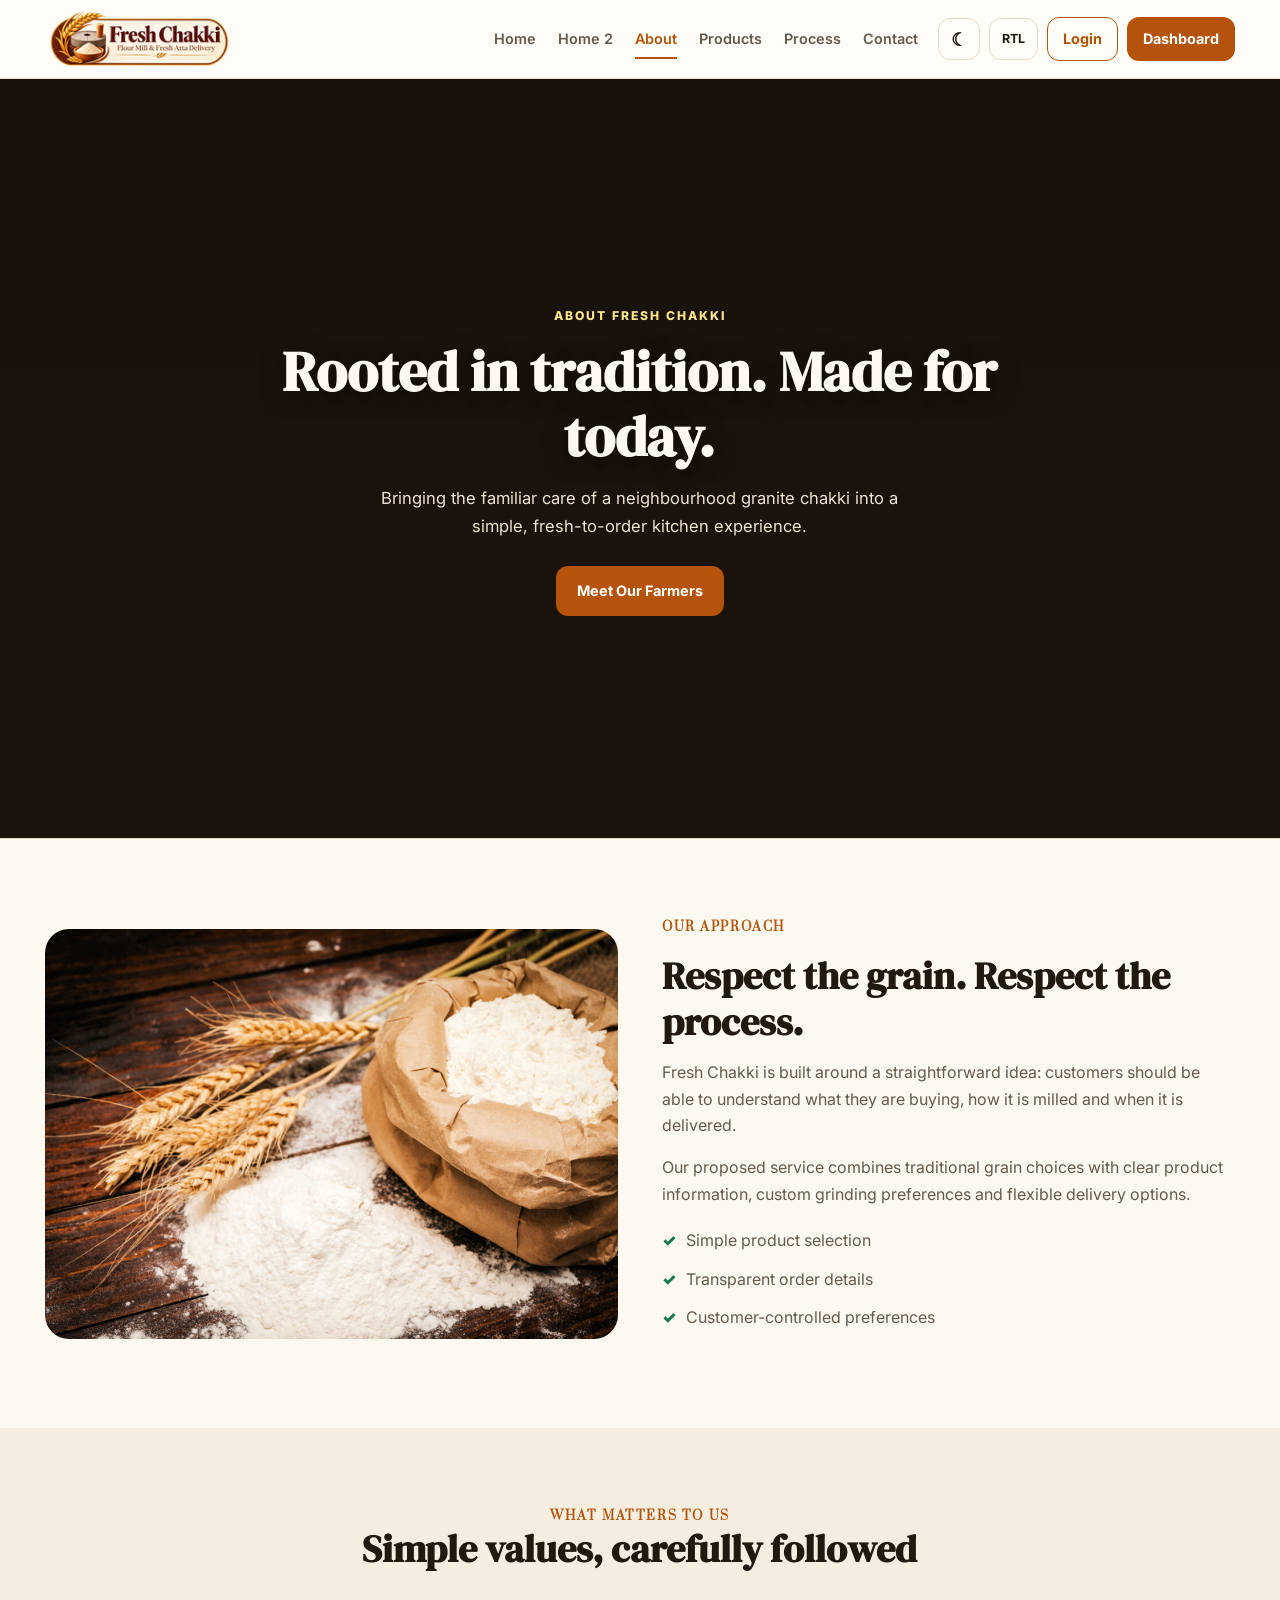
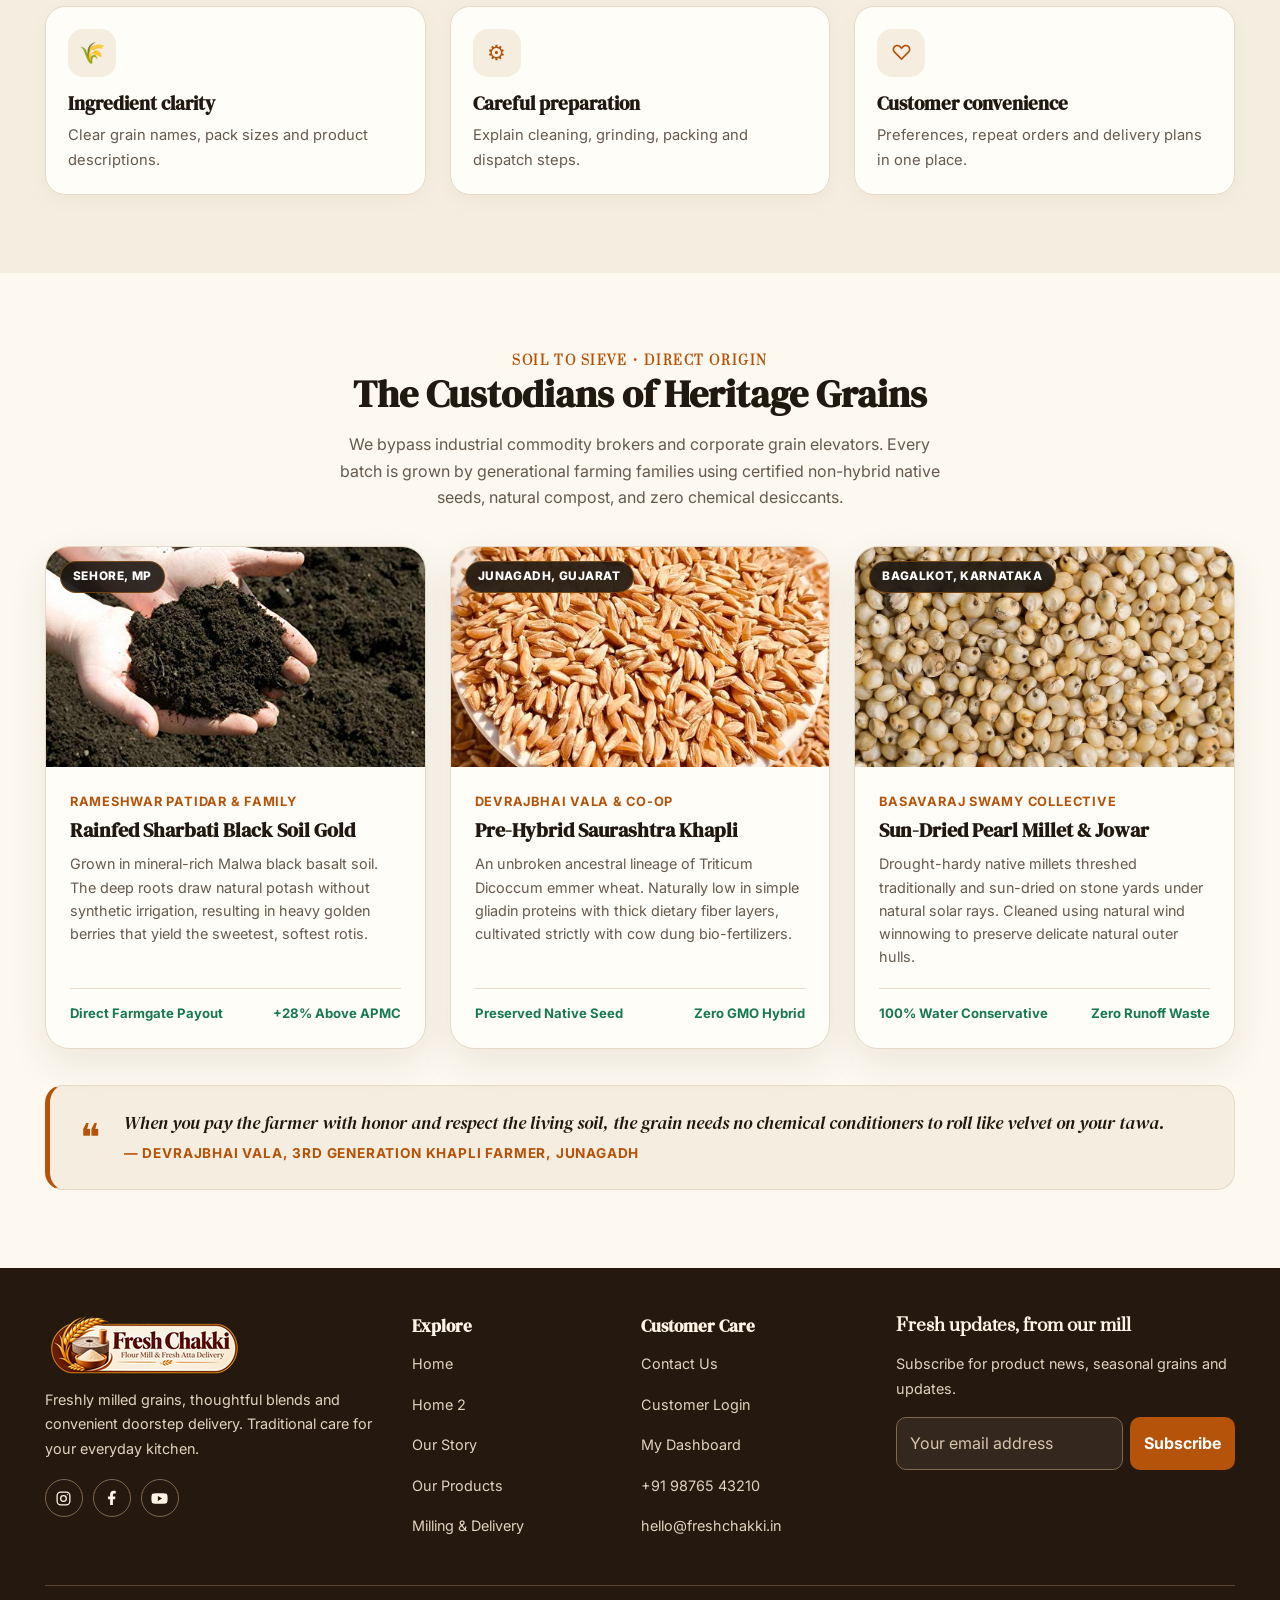
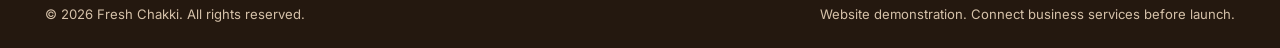
<file: about.html>
<!doctype html>
<html lang="en" dir="ltr" data-theme="light">

<head>
  <meta charset="utf-8">
  <meta name="viewport" content="width=device-width, initial-scale=1">
  <meta name="description" content="Freshly milled flour, traditional grains and convenient atta delivery.">
  <title>About | Fresh Chakki</title>
  <link rel="icon" type="image/png" href="assets/images/favicon.png">
  <link rel="apple-touch-icon" href="assets/images/favicon.png">
  <link rel="stylesheet" href="assets/css/style.css">
</head>

<body>
  <header class="site-header">
    <div class="container header-main">
      <a class="brand" href="index.html" aria-label="Fresh Chakki home"><img class="brand-logo"
          src="assets/images/fresh-chakki-logo.png" alt="Fresh Chakki – Flour Mill and Fresh Atta Delivery"></a>
      <div class="nav-wrap">
        <nav class="main-nav" aria-label="Main navigation">
          <a href="index.html">Home</a><a href="home-2.html">Home 2</a><a href="about.html" class="active">About</a><a
            href="products.html">Products</a><a href="process.html">Process</a><a href="contact.html">Contact</a>
        </nav>
        <div class="header-actions"><button class="icon-btn" data-theme-toggle title="Change theme"
            aria-label="Switch theme">☾</button><button class="rtl-btn" data-rtl-toggle>RTL</button><a
            class="btn btn-secondary btn-small" href="login.html">Login</a><a class="btn btn-primary btn-small"
            href="dashboard.html">Dashboard</a></div>
      </div>
      <div class="header-actions mobile-actions"><button
          class="menu-btn" type="button" data-menu-toggle aria-label="Open navigation" aria-expanded="false">☰</button></div>
    </div>
    <div class="container mobile-nav"><a href="index.html">Home</a><a href="home-2.html">Home 2</a><a
        href="about.html" class="active">About</a><a href="products.html">Products</a><a href="process.html">Process</a><a
        href="contact.html">Contact</a>
      <div class="mobile-nav-actions">
        <div class="mobile-nav-toggles"><button class="icon-btn" type="button" data-theme-toggle title="Change theme"
            aria-label="Switch theme">☾</button><button class="rtl-btn" type="button" data-rtl-toggle>RTL</button></div>
        <div class="mobile-nav-cta"><a class="btn btn-secondary btn-small" href="login.html">Login</a><a
            class="btn btn-primary btn-small" href="dashboard.html">Dashboard</a></div>
      </div>
    </div>
  </header>

  <main>
    <section class="page-hero hero-about">
      <div class="container"><span class="hero-kicker">About Fresh Chakki</span>
        <h1>Rooted in tradition. Made for today.</h1>
        <p>Bringing the familiar care of a neighbourhood granite chakki into a simple, fresh-to-order kitchen
          experience.</p>
        <div class="page-hero-actions"><a class="btn btn-primary" href="#farmer-partnerships">Meet Our Farmers</a></div>
      </div>
    </section>
    <section class="section">
      <div class="container split"><img src="assets/images/flour5.jfif"
          alt="Traditional stone mill grinding fresh wheat grains">
        <div>
          <p class="eyebrow">Our approach</p>
          <h2>Respect the grain. Respect the process.</h2>
          <p>Fresh Chakki is built around a straightforward idea: customers should be able to understand what they are
            buying, how it is milled and when it is delivered.</p>
          <p>Our proposed service combines traditional grain choices with clear product information, custom grinding
            preferences and flexible delivery options.</p>
          <ul class="checks">
            <li>Simple product selection</li>
            <li>Transparent order details</li>
            <li>Customer-controlled preferences</li>
          </ul>
        </div>
      </div>
    </section>
    <section class="section soft">
      <div class="container">
        <div class="section-head">
          <p class="eyebrow">What matters to us</p>
          <h2>Simple values, carefully followed</h2>
        </div>
        <div class="grid grid-3">
          <article class="card card-body">
            <div class="feature-icon">🌾</div>
            <h3>Ingredient clarity</h3>
            <p>Clear grain names, pack sizes and product descriptions.</p>
          </article>
          <article class="card card-body">
            <div class="feature-icon">⚙</div>
            <h3>Careful preparation</h3>
            <p>Explain cleaning, grinding, packing and dispatch steps.</p>
          </article>
          <article class="card card-body">
            <div class="feature-icon">♡</div>
            <h3>Customer convenience</h3>
            <p>Preferences, repeat orders and delivery plans in one place.</p>
          </article>
        </div>
      </div>
    </section>

    <!-- UNIQUE SECTION: The Grain Custodians & Farmer Partnership Circle -->
    <section class="section" id="farmer-partnerships">
      <div class="container">
        <div class="section-head">
          <p class="eyebrow">Soil To Sieve • Direct Origin</p>
          <h2>The Custodians of Heritage Grains</h2>
          <p>We bypass industrial commodity brokers and corporate grain elevators. Every batch is grown by generational
            farming families using certified non-hybrid native seeds, natural compost, and zero chemical desiccants.</p>
          </div>

        <div class="custodians-grid">
          <article class="custodian-card">
            <div class="custodian-img-wrap">
              <img class="custodian-img" src="assets/images/blacksoil.jpg" alt="Golden wheat field in Sehore Madhya Pradesh">
              <span class="custodian-origin-badge">Sehore, MP</span>
              </div>
              <div class="custodian-body">
                <span class="custodian-farmer">Rameshwar Patidar &amp; Family</span>
                <h3>Rainfed Sharbati Black Soil Gold</h3>
              <p>Grown in mineral-rich Malwa black basalt soil. The deep roots draw natural potash without synthetic
                irrigation, resulting in heavy golden berries that yield the sweetest, softest rotis.</p>
              <div class="custodian-footer">
                <span>Direct Farmgate Payout</span>
                <span>+28% Above APMC</span>
              </div>
              </div>
              </article>

          <article class="custodian-card">
            <div class="custodian-img-wrap">
              <img class="custodian-img" src="assets/images/Khapli1.webp" alt="Ancient awned Emmer wheat stalks">
              <span class="custodian-origin-badge">Junagadh, Gujarat</span>
              </div>
              <div class="custodian-body">
                <span class="custodian-farmer">Devrajbhai Vala &amp; Co-op</span>
                <h3>Pre-Hybrid Saurashtra Khapli</h3>
              <p>An unbroken ancestral lineage of Triticum Dicoccum emmer wheat. Naturally low in simple gliadin
                proteins with thick dietary fiber layers, cultivated strictly with cow dung bio-fertilizers.</p>
              <div class="custodian-footer">
                <span>Preserved Native Seed</span>
                <span>Zero GMO Hybrid</span>
              </div>
              </div>
              </article>

          <article class="custodian-card">
            <div class="custodian-img-wrap">
              <img class="custodian-img" src="assets/images/Jowar.jpg" alt="Farmer checking freshly harvested grain quality">
              <span class="custodian-origin-badge">Bagalkot, Karnataka</span>
              </div>
              <div class="custodian-body">
                <span class="custodian-farmer">Basavaraj Swamy Collective</span>
                <h3>Sun-Dried Pearl Millet &amp; Jowar</h3>
              <p>Drought-hardy native millets threshed traditionally and sun-dried on stone yards under natural solar
                rays. Cleaned using natural wind winnowing to preserve delicate natural outer hulls.</p>
              <div class="custodian-footer">
                <span>100% Water Conservative</span>
                <span>Zero Runoff Waste</span>
              </div>
              </div>
              </article>
              </div>

        <div class="custodian-pledge-banner">
          <div style="font-size:2.4rem;line-height:1;color:var(--brand)">❝</div>
          <div>
            <p class="custodian-pledge-quote">When you pay the farmer with honor and respect the living soil, the grain
              needs no chemical conditioners to roll like velvet on your tawa.</p>
            <p class="custodian-pledge-author">— Devrajbhai Vala, 3rd Generation Khapli Farmer, Junagadh</p>
            </div>
            </div>
            </div>
            </section>
            </main>
  <footer class="footer">
    <div class="container">
      <div class="footer-grid">
        <div class="footer-brand-col"><a class="brand footer-brand" href="index.html" aria-label="Fresh Chakki home"><img
              class="footer-logo" src="assets/images/fresh-chakki-logo.png"
              alt="Fresh Chakki – Flour Mill and Fresh Atta Delivery"></a>
          <p>Freshly milled grains, thoughtful blends and convenient doorstep delivery. Traditional care for your
            everyday kitchen.</p>
          <div class="social-links" aria-label="Social media"><a href="#" aria-label="Instagram" title="Instagram"><svg
                viewBox="0 0 24 24" aria-hidden="true">
                <rect x="3" y="3" width="18" height="18" rx="5" />
                <circle cx="12" cy="12" r="4" />
                <circle cx="17.5" cy="6.5" r=".8" class="social-fill" />
              </svg></a><a href="#" aria-label="Facebook" title="Facebook"><svg viewBox="0 0 24 24" aria-hidden="true">
                <path d="M14 21v-8h3l.5-4H14V7c0-1.2.4-2 2-2h2V1.4C17.3 1.2 16.2 1 15 1c-3.2 0-5 1.9-5 5.4V9H7v4h3v8z" />
              </svg></a><a href="#" aria-label="YouTube" title="YouTube"><svg viewBox="0 0 24 24" aria-hidden="true">
                <path
                  d="M23 7.2a3 3 0 0 0-2.1-2.1C19 4.6 12 4.6 12 4.6s-7 0-8.9.5A3 3 0 0 0 1 7.2 31 31 0 0 0 .5 12 31 31 0 0 0 1 16.8a3 3 0 0 0 2.1 2.1c1.9.5 8.9.5 8.9.5s7 0 8.9-.5a3 3 0 0 0 2.1-2.1 31 31 0 0 0 .5-4.8 31 31 0 0 0-.5-4.8ZM9.7 15.5v-7l6 3.5z" />
              </svg></a></div>
        </div>
        <div>
          <h3>Explore</h3>
          <p><a href="index.html">Home</a></p>
          <p><a href="home-2.html">Home 2</a></p>
          <p><a href="about.html">Our Story</a></p>
          <p><a href="products.html">Our Products</a></p>
          <p><a href="process.html">Milling &amp; Delivery</a></p>
        </div>
        <div>
          <h3>Customer Care</h3>
          <p><a href="contact.html">Contact Us</a></p>
          <p><a href="login.html">Customer Login</a></p>
          <p><a href="dashboard.html">My Dashboard</a></p>
          <p><a href="tel:+919876543210">+91 98765 43210</a></p>
          <p><a href="mailto:hello@freshchakki.in">hello@freshchakki.in</a></p>
        </div>
        <div class="newsletter-col">
          <h3>Fresh updates, from our mill</h3>
          <p>Subscribe for product news, seasonal grains and updates.</p>
          <form class="newsletter-form" data-demo-form
            data-message="Thank you for subscribing. Newsletter delivery needs backend setup."><label
              class="visually-hidden" for="newsletter-email">Email address</label><input id="newsletter-email"
              type="email" placeholder="Your email address" required><button type="submit"
              aria-label="Subscribe to newsletter">Subscribe</button></form>
        </div>
      </div>
      <div class="footer-bottom"><span>© <span data-year></span> Fresh Chakki. All rights reserved.</span><span
          class="footer-note">Website demonstration. Connect business services before launch.</span></div>
    </div>
  </footer>
  <div class="toast" role="status" aria-live="polite"></div>
  <button class="back-to-top" type="button" data-back-to-top aria-label="Back to top" title="Back to top">
    <svg viewBox="0 0 24 24" aria-hidden="true"><path d="M12 19V5M5 12l7-7 7 7"/></svg>
  </button>
  <script src="assets/js/main.js"></script>
  </body>
  
  </html>
</file>
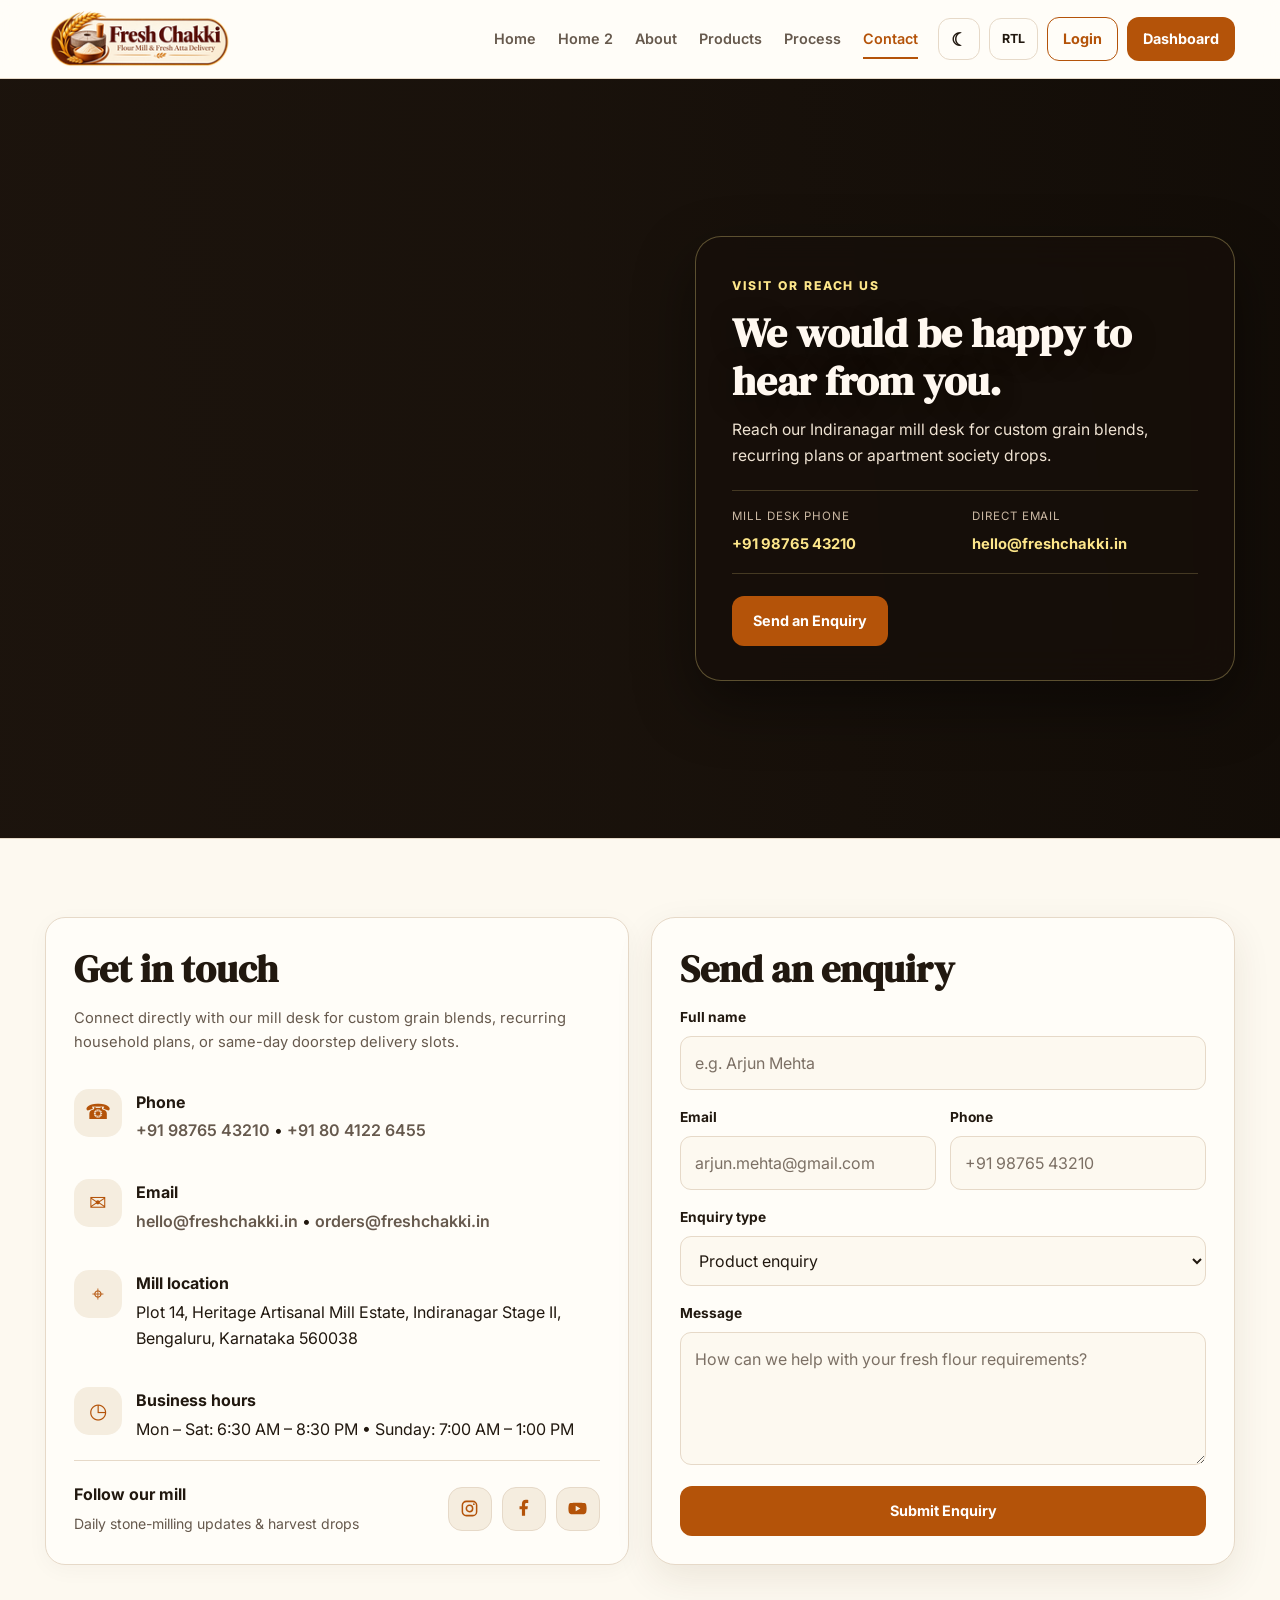
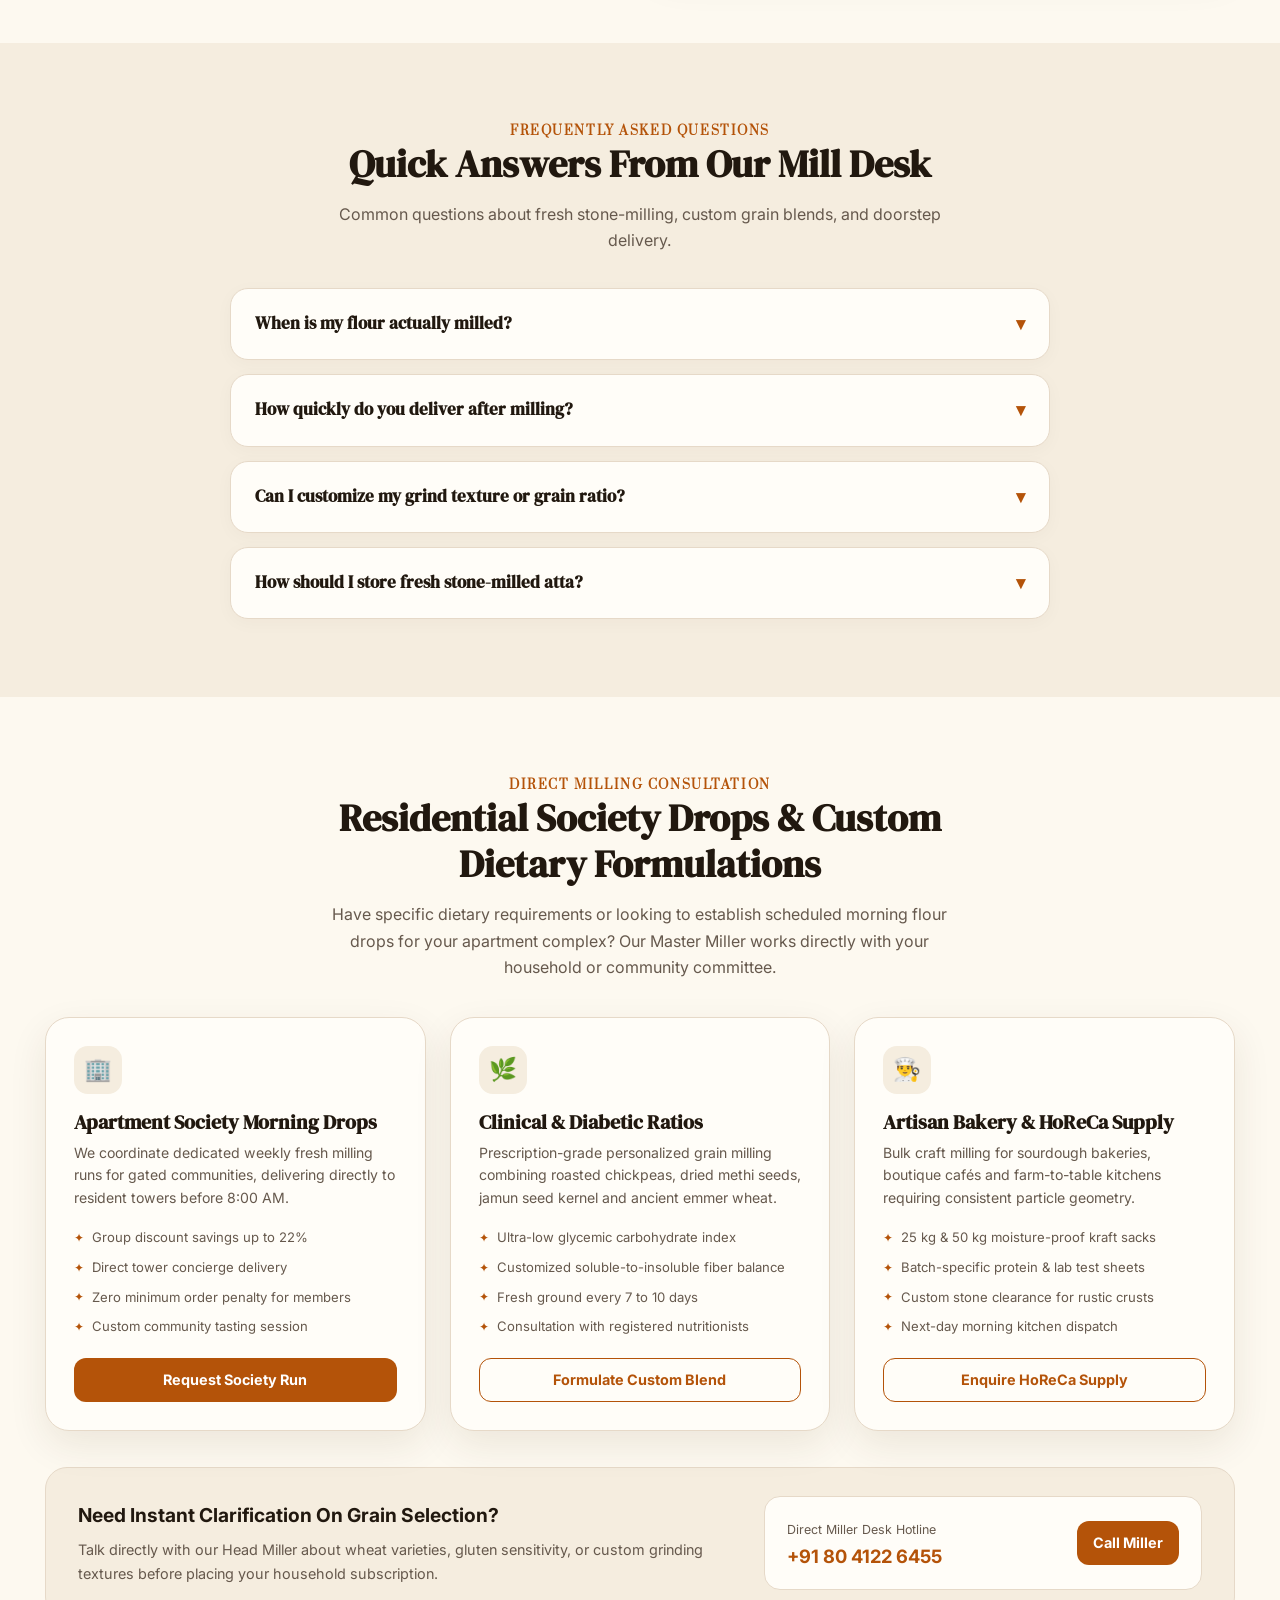
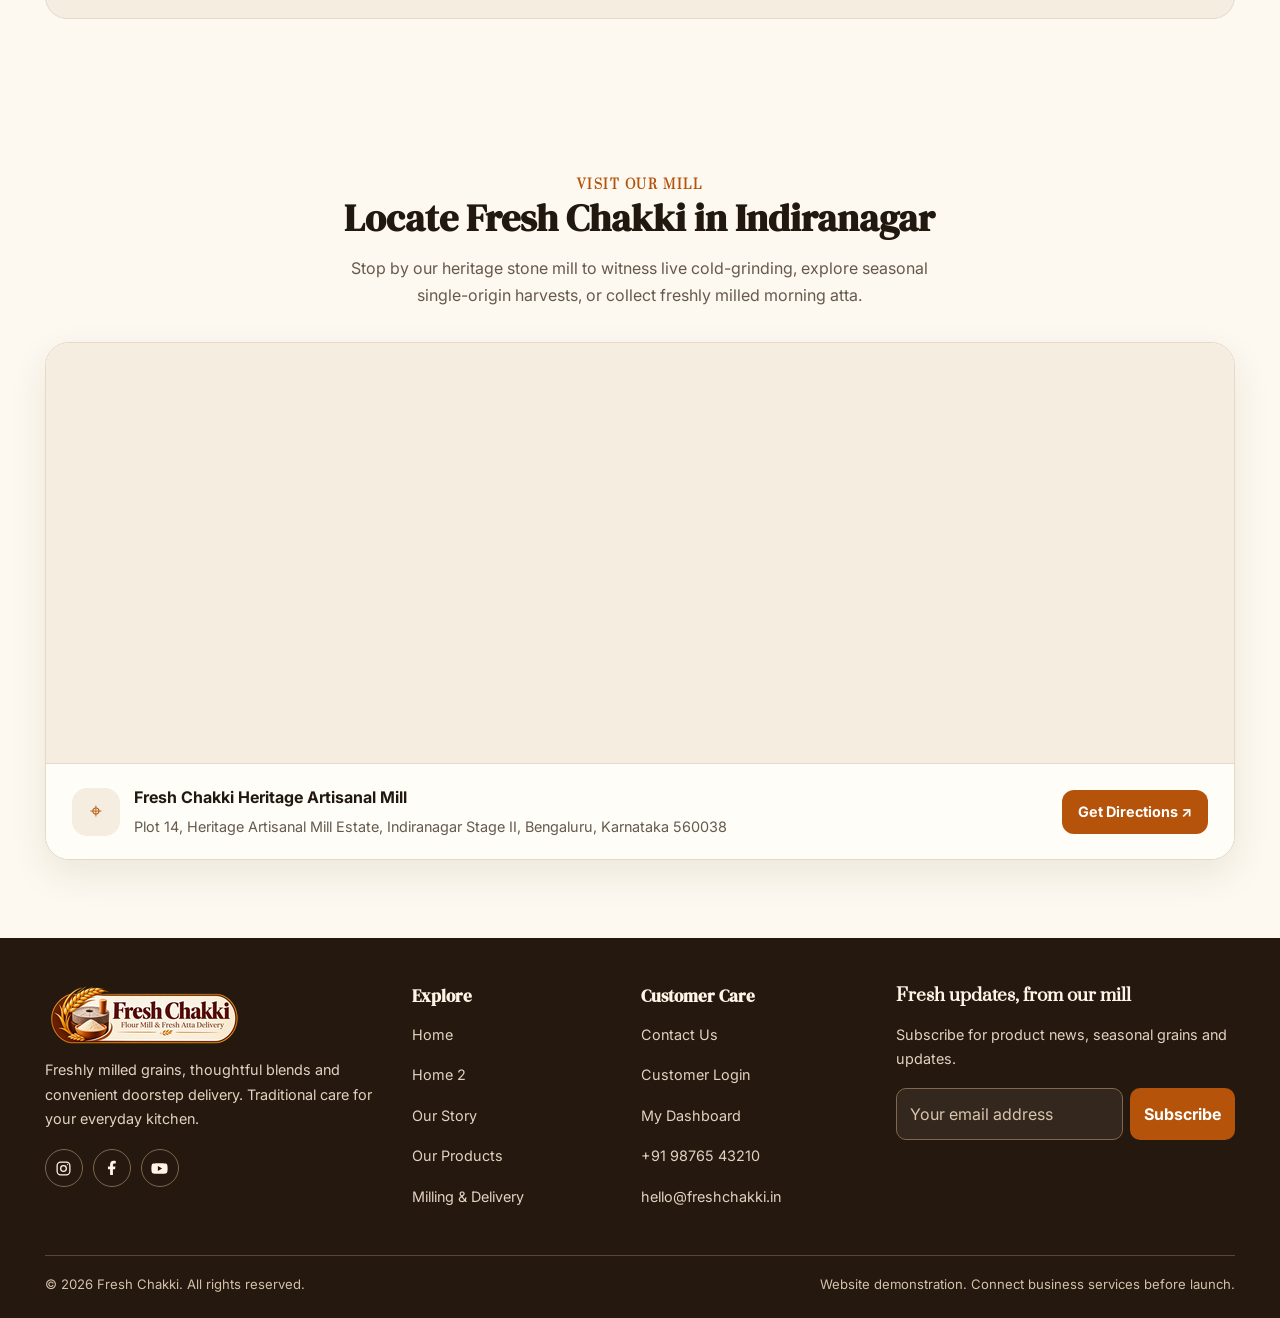
<file: contact.html>
<!doctype html><html lang="en" dir="ltr" data-theme="light"><head><meta charset="utf-8"><meta name="viewport" content="width=device-width, initial-scale=1"><meta name="description" content="Freshly milled flour, traditional grains and convenient atta delivery."><title>Contact | Fresh Chakki</title><link rel="icon" type="image/png" href="assets/images/favicon.png"><link rel="apple-touch-icon" href="assets/images/favicon.png"><link rel="stylesheet" href="assets/css/style.css"></head><body>
<header class="site-header"><div class="container header-main">
<a class="brand" href="index.html" aria-label="Fresh Chakki home"><img class="brand-logo" src="assets/images/fresh-chakki-logo.png" alt="Fresh Chakki – Flour Mill and Fresh Atta Delivery"></a>
<div class="nav-wrap"><nav class="main-nav" aria-label="Main navigation">
<a href="index.html">Home</a><a href="home-2.html">Home 2</a><a href="about.html">About</a><a href="products.html">Products</a><a href="process.html">Process</a><a href="contact.html" class="active">Contact</a>
</nav><div class="header-actions"><button class="icon-btn" data-theme-toggle title="Change theme" aria-label="Switch theme">☾</button><button class="rtl-btn" data-rtl-toggle>RTL</button><a class="btn btn-secondary btn-small" href="login.html">Login</a><a class="btn btn-primary btn-small" href="dashboard.html">Dashboard</a></div></div>
<div class="header-actions mobile-actions"><button class="menu-btn" type="button" data-menu-toggle aria-label="Open navigation" aria-expanded="false">☰</button></div>
</div><div class="container mobile-nav"><a href="index.html">Home</a><a href="home-2.html">Home 2</a><a href="about.html">About</a><a href="products.html">Products</a><a href="process.html">Process</a><a href="contact.html" class="active">Contact</a><div class="mobile-nav-actions"><div class="mobile-nav-toggles"><button class="icon-btn" type="button" data-theme-toggle title="Change theme" aria-label="Switch theme">☾</button><button class="rtl-btn" type="button" data-rtl-toggle>RTL</button></div><div class="mobile-nav-cta"><a class="btn btn-secondary btn-small" href="login.html">Login</a><a class="btn btn-primary btn-small" href="dashboard.html">Dashboard</a></div></div></div></header>

<main><section class="page-hero hero-contact"><div class="container"><div class="hero-contact-wrap"><div class="hero-contact-card"><span class="hero-kicker">Visit Or Reach Us</span><h1>We would be happy to hear from you.</h1><p>Reach our Indiranagar mill desk for custom grain blends, recurring plans or apartment society drops.</p><div class="hero-contact-direct"><div><small>Mill Desk Phone</small><a href="tel:+919876543210">+91 98765 43210</a></div><div><small>Direct Email</small><a href="mailto:hello@freshchakki.in">hello@freshchakki.in</a></div></div><a class="btn btn-primary" href="#enquiry-form">Send an Enquiry</a></div></div></div></section>
<section class="section" id="enquiry-form">
  <div class="container grid grid-2">
    <div class="card contact-box">
      <h2>Get in touch</h2>
      <p>Connect directly with our mill desk for custom grain blends, recurring household plans, or same-day doorstep delivery slots.</p>
      <div class="contact-item">
        <div class="feature-icon">☎</div>
        <div><b>Phone</b><span><a href="tel:+919876543210">+91 98765 43210</a> &bull; <a href="tel:+918041226455">+91 80 4122 6455</a></span></div>
      </div>
      <div class="contact-item">
        <div class="feature-icon">✉</div>
        <div><b>Email</b><span><a href="mailto:hello@freshchakki.in">hello@freshchakki.in</a> &bull; <a href="mailto:orders@freshchakki.in">orders@freshchakki.in</a></span></div>
      </div>
      <div class="contact-item">
        <div class="feature-icon">⌖</div>
        <div><b>Mill location</b><span>Plot 14, Heritage Artisanal Mill Estate, Indiranagar Stage II, Bengaluru, Karnataka 560038</span></div>
      </div>
      <div class="contact-item">
        <div class="feature-icon">◷</div>
        <div><b>Business hours</b><span>Mon – Sat: 6:30 AM – 8:30 PM &bull; Sunday: 7:00 AM – 1:00 PM</span></div>
      </div>
      <div class="contact-social">
        <div class="contact-social-copy">
          <b>Follow our mill</b>
          <span>Daily stone-milling updates &amp; harvest drops</span>
        </div>
        <div class="contact-social-links" aria-label="Fresh Chakki social media">
          <a href="https://www.instagram.com/" target="_blank" rel="noopener noreferrer" aria-label="Instagram" title="Instagram">
            <svg viewBox="0 0 24 24" aria-hidden="true"><rect x="3" y="3" width="18" height="18" rx="5" fill="none" stroke="currentColor" stroke-width="1.9"/><circle cx="12" cy="12" r="4" fill="none" stroke="currentColor" stroke-width="1.9"/><circle cx="17.5" cy="6.5" r="1.1" fill="currentColor" stroke="none"/></svg>
          </a>
          <a href="https://www.facebook.com/" target="_blank" rel="noopener noreferrer" aria-label="Facebook" title="Facebook">
            <svg viewBox="0 0 24 24" aria-hidden="true"><path fill="currentColor" stroke="none" d="M14 21v-8h3l.5-4H14V7c0-1.2.4-2 2-2h2V1.4C17.3 1.2 16.2 1 15 1c-3.2 0-5 1.9-5 5.4V9H7v4h3v8z"/></svg>
          </a>
          <a href="https://www.youtube.com/" target="_blank" rel="noopener noreferrer" aria-label="YouTube" title="YouTube">
            <svg viewBox="0 0 24 24" aria-hidden="true"><path fill="currentColor" stroke="none" d="M23 7.2a3 3 0 0 0-2.1-2.1C19 4.6 12 4.6 12 4.6s-7 0-8.9.5A3 3 0 0 0 1 7.2 31 31 0 0 0 .5 12 31 31 0 0 0 1 16.8a3 3 0 0 0 2.1 2.1c1.9.5 8.9.5 8.9.5s7 0 8.9-.5a3 3 0 0 0 2.1-2.1 31 31 0 0 0 .5-4.8 31 31 0 0 0-.5-4.8ZM9.7 15.5v-7l6 3.5z"/></svg>
          </a>
        </div>
      </div>
    </div>
    <form class="card form-card" data-demo-form data-message="Thank you! Your enquiry has been received by our mill desk."><h2>Send an enquiry</h2><div class="field"><label for="name">Full name</label><input id="name" required placeholder="e.g. Arjun Mehta"></div><div class="form-row"><div class="field"><label for="email">Email</label><input id="email" type="email" required placeholder="arjun.mehta@gmail.com"></div><div class="field"><label for="phone">Phone</label><input id="phone" type="tel" placeholder="+91 98765 43210"></div></div><div class="field"><label for="topic">Enquiry type</label><select id="topic"><option>Product enquiry</option><option>Delivery plan</option><option>Bulk order</option><option>Other</option></select></div><div class="field"><label for="message">Message</label><textarea id="message" rows="4" placeholder="How can we help with your fresh flour requirements?"></textarea></div><button class="btn btn-primary" type="submit">Submit Enquiry</button></form>
  </div>
</section>

<!-- FAQ SECTION: Simple Questions & Answers (Dropdown Mode, Max 4) -->
<section class="section soft" id="contact-faq">
  <div class="container">
    <div class="section-head">
      <p class="eyebrow">Frequently Asked Questions</p>
      <h2>Quick Answers From Our Mill Desk</h2>
      <p>Common questions about fresh stone-milling, custom grain blends, and doorstep delivery.</p>
    </div>

    <div class="faq-accordion-wrap">
      <div class="faq-accordion-item">
        <button class="faq-question-btn" type="button" data-faq-btn aria-expanded="false">
          <span>When is my flour actually milled?</span>
          <span class="faq-chevron" aria-hidden="true">▾</span>
        </button>
        <div class="faq-answer-panel">
          We never stock pre-ground flour. Your grains are slow-milled on natural granite stones below 38°C only after your order is confirmed, and packed the same day.
        </div>
      </div>

      <div class="faq-accordion-item">
        <button class="faq-question-btn" type="button" data-faq-btn aria-expanded="false">
          <span>How quickly do you deliver after milling?</span>
          <span class="faq-chevron" aria-hidden="true">▾</span>
        </button>
        <div class="faq-answer-panel">
          Orders placed before 2:00 PM are milled in our afternoon batch and delivered to your doorstep within 4 to 6 hours in breathable kraft sacks.
        </div>
      </div>

      <div class="faq-accordion-item">
        <button class="faq-question-btn" type="button" data-faq-btn aria-expanded="false">
          <span>Can I customize my grind texture or grain ratio?</span>
          <span class="faq-chevron" aria-hidden="true">▾</span>
        </button>
        <div class="faq-answer-panel">
          Yes. You can choose fine, medium, or coarse grinding for any single grain, or set your own household multi-grain percentages in your customer dashboard.
        </div>
      </div>

      <div class="faq-accordion-item">
        <button class="faq-question-btn" type="button" data-faq-btn aria-expanded="false">
          <span>How should I store fresh stone-milled atta?</span>
          <span class="faq-chevron" aria-hidden="true">▾</span>
        </button>
        <div class="faq-answer-panel">
          Because natural wheat germ oils are preserved intact, store your flour in an airtight steel or glass container in a cool, dry cupboard and consume within 3 to 4 weeks.
        </div>
      </div>
    </div>
  </div>
</section>

<!-- UNIQUE SECTION: The Miller's Direct Consultation & Society Hub -->
<section class="section" id="miller-consultation">
  <div class="container">
    <div class="section-head">
      <p class="eyebrow">Direct Milling Consultation</p>
      <h2>Residential Society Drops &amp; Custom Dietary Formulations</h2>
      <p>Have specific dietary requirements or looking to establish scheduled morning flour drops for your apartment complex? Our Master Miller works directly with your household or community committee.</p>
    </div>

    <div class="consultation-grid">
      <article class="consultation-card">
        <div class="consultation-header-icon">🏢</div>
        <h3>Apartment Society Morning Drops</h3>
        <p>We coordinate dedicated weekly fresh milling runs for gated communities, delivering directly to resident towers before 8:00 AM.</p>
        <ul>
          <li>Group discount savings up to 22%</li>
          <li>Direct tower concierge delivery</li>
          <li>Zero minimum order penalty for members</li>
          <li>Custom community tasting session</li>
        </ul>
        <a class="btn btn-primary btn-small" href="#name">Request Society Run</a>
      </article>

      <article class="consultation-card">
        <div class="consultation-header-icon">🌿</div>
        <h3>Clinical &amp; Diabetic Ratios</h3>
        <p>Prescription-grade personalized grain milling combining roasted chickpeas, dried methi seeds, jamun seed kernel and ancient emmer wheat.</p>
        <ul>
          <li>Ultra-low glycemic carbohydrate index</li>
          <li>Customized soluble-to-insoluble fiber balance</li>
          <li>Fresh ground every 7 to 10 days</li>
          <li>Consultation with registered nutritionists</li>
        </ul>
        <a class="btn btn-secondary btn-small" href="#name">Formulate Custom Blend</a>
      </article>

      <article class="consultation-card">
        <div class="consultation-header-icon">👨‍🍳</div>
        <h3>Artisan Bakery &amp; HoReCa Supply</h3>
        <p>Bulk craft milling for sourdough bakeries, boutique cafés and farm-to-table kitchens requiring consistent particle geometry.</p>
        <ul>
          <li>25 kg &amp; 50 kg moisture-proof kraft sacks</li>
          <li>Batch-specific protein &amp; lab test sheets</li>
          <li>Custom stone clearance for rustic crusts</li>
          <li>Next-day morning kitchen dispatch</li>
        </ul>
        <a class="btn btn-secondary btn-small" href="#name">Enquire HoReCa Supply</a>
      </article>
    </div>

    <div class="society-calc-box">
      <div class="society-calc-text">
        <h4>Need Instant Clarification On Grain Selection?</h4>
        <p>Talk directly with our Head Miller about wheat varieties, gluten sensitivity, or custom grinding textures before placing your household subscription.</p>
      </div>
      <div class="society-direct-hotline">
        <div>
          <span>Direct Miller Desk Hotline</span>
          <strong><a href="tel:+918041226455">+91 80 4122 6455</a></strong>
        </div>
        <a class="btn btn-primary btn-small" href="tel:+918041226455">Call Miller</a>
      </div>
    </div>
  </div>
</section>

<!-- Mill Location Map Section (Contact Page Only) -->
<section class="section contact-map-section" id="mill-map">
  <div class="container">
    <div class="section-head">
      <p class="eyebrow">Visit Our Mill</p>
      <h2>Locate Fresh Chakki in Indiranagar</h2>
      <p>Stop by our heritage stone mill to witness live cold-grinding, explore seasonal single-origin harvests, or collect freshly milled morning atta.</p>
    </div>
    <div class="card contact-map-card">
      <div class="contact-map-frame">
        <iframe
          src="https://maps.google.com/maps?q=Indiranagar%20Stage%202%2C%20Bengaluru%2C%20Karnataka%20560038&amp;t=&amp;z=15&amp;ie=UTF8&amp;iwloc=&amp;output=embed"
          title="Fresh Chakki Heritage Artisanal Mill – Indiranagar Stage II, Bengaluru"
          loading="lazy"
          allowfullscreen
          referrerpolicy="no-referrer-when-downgrade"></iframe>
      </div>
      <div class="contact-map-footer">
        <div class="contact-map-address">
          <div class="feature-icon" aria-hidden="true">⌖</div>
          <div>
            <b>Fresh Chakki Heritage Artisanal Mill</b>
            <span>Plot 14, Heritage Artisanal Mill Estate, Indiranagar Stage II, Bengaluru, Karnataka 560038</span>
          </div>
        </div>
        <a class="btn btn-primary btn-small" href="https://www.google.com/maps/search/?api=1&amp;query=Indiranagar+Stage+II+Bengaluru+Karnataka+560038" target="_blank" rel="noopener noreferrer">Get Directions ↗</a>
      </div>
    </div>
  </div>
</section>
</main>
<footer class="footer"><div class="container"><div class="footer-grid">
<div class="footer-brand-col"><a class="brand footer-brand" href="index.html" aria-label="Fresh Chakki home"><img class="footer-logo" src="assets/images/fresh-chakki-logo.png" alt="Fresh Chakki – Flour Mill and Fresh Atta Delivery"></a><p>Freshly milled grains, thoughtful blends and convenient doorstep delivery. Traditional care for your everyday kitchen.</p><div class="social-links" aria-label="Social media"><a href="#" aria-label="Instagram" title="Instagram"><svg viewBox="0 0 24 24" aria-hidden="true"><rect x="3" y="3" width="18" height="18" rx="5"/><circle cx="12" cy="12" r="4"/><circle cx="17.5" cy="6.5" r=".8" class="social-fill"/></svg></a><a href="#" aria-label="Facebook" title="Facebook"><svg viewBox="0 0 24 24" aria-hidden="true"><path d="M14 21v-8h3l.5-4H14V7c0-1.2.4-2 2-2h2V1.4C17.3 1.2 16.2 1 15 1c-3.2 0-5 1.9-5 5.4V9H7v4h3v8z"/></svg></a><a href="#" aria-label="YouTube" title="YouTube"><svg viewBox="0 0 24 24" aria-hidden="true"><path d="M23 7.2a3 3 0 0 0-2.1-2.1C19 4.6 12 4.6 12 4.6s-7 0-8.9.5A3 3 0 0 0 1 7.2 31 31 0 0 0 .5 12 31 31 0 0 0 1 16.8a3 3 0 0 0 2.1 2.1c1.9.5 8.9.5 8.9.5s7 0 8.9-.5a3 3 0 0 0 2.1-2.1 31 31 0 0 0 .5-4.8 31 31 0 0 0-.5-4.8ZM9.7 15.5v-7l6 3.5z"/></svg></a></div></div>
<div><h3>Explore</h3><p><a href="index.html">Home</a></p><p><a href="home-2.html">Home 2</a></p><p><a href="about.html">Our Story</a></p><p><a href="products.html">Our Products</a></p><p><a href="process.html">Milling &amp; Delivery</a></p></div>
<div><h3>Customer Care</h3><p><a href="contact.html">Contact Us</a></p><p><a href="login.html">Customer Login</a></p><p><a href="dashboard.html">My Dashboard</a></p><p><a href="tel:+919876543210">+91 98765 43210</a></p><p><a href="mailto:hello@freshchakki.in">hello@freshchakki.in</a></p></div>
<div class="newsletter-col"><h3>Fresh updates, from our mill</h3><p>Subscribe for product news, seasonal grains and updates.</p><form class="newsletter-form" data-demo-form data-message="Thank you for subscribing. Newsletter delivery needs backend setup."><label class="visually-hidden" for="newsletter-email">Email address</label><input id="newsletter-email" type="email" placeholder="Your email address" required><button type="submit" aria-label="Subscribe to newsletter">Subscribe</button></form></div>
</div><div class="footer-bottom"><span>© <span data-year></span> Fresh Chakki. All rights reserved.</span><span class="footer-note">Website demonstration. Connect business services before launch.</span></div></div></footer><div class="toast" role="status" aria-live="polite"></div>
<button class="back-to-top" type="button" data-back-to-top aria-label="Back to top" title="Back to top">
  <svg viewBox="0 0 24 24" aria-hidden="true"><path d="M12 19V5M5 12l7-7 7 7"/></svg>
</button>
<script src="assets/js/main.js"></script></body></html>
</file>
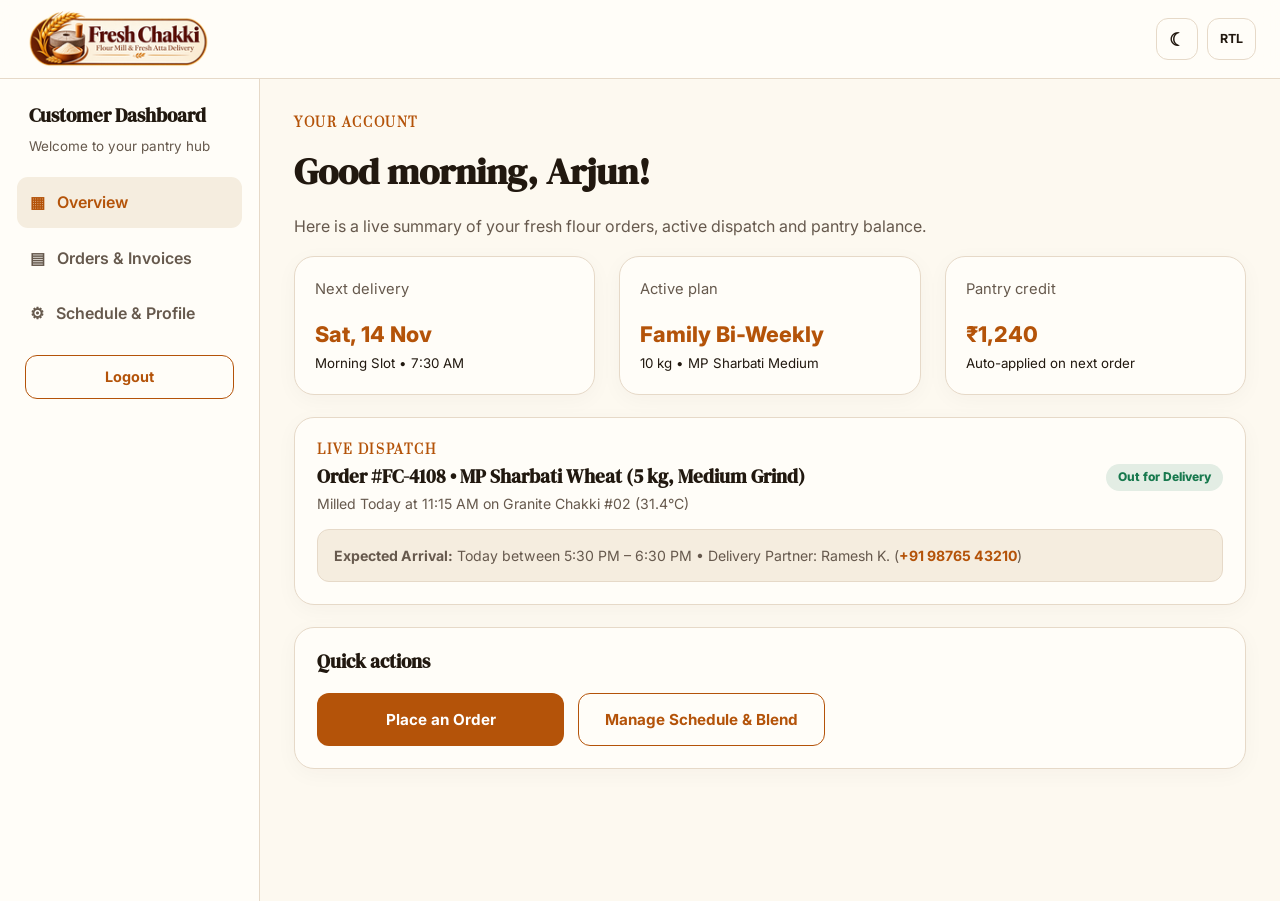
<file: dashboard.html>
<!doctype html><html lang="en" dir="ltr" data-theme="light"><head><meta charset="utf-8"><meta name="viewport" content="width=device-width, initial-scale=1"><meta name="description" content="Freshly milled flour, traditional grains and convenient atta delivery."><title>Customer Dashboard | Fresh Chakki</title><link rel="icon" type="image/png" href="assets/images/favicon.png"><link rel="apple-touch-icon" href="assets/images/favicon.png"><link rel="stylesheet" href="assets/css/style.css"></head><body>
<header class="site-header"><div class="container header-main">
<a class="brand" href="index.html" aria-label="Fresh Chakki home"><img class="brand-logo" src="assets/images/fresh-chakki-logo.png" alt="Fresh Chakki – Flour Mill and Fresh Atta Delivery"></a>
<div class="header-actions"><button class="icon-btn" type="button" data-theme-toggle title="Change theme" aria-label="Switch theme">☾</button><button class="rtl-btn" type="button" data-rtl-toggle>RTL</button><button class="menu-btn" type="button" data-menu-toggle aria-label="Open navigation" aria-expanded="false">☰</button></div>
</div></header>

<main class="dashboard-shell">
  <aside class="dash-side">
    <h3>Customer Dashboard</h3>
    <p class="dash-side-sub" style="font-size:.84rem;padding:0 12px;margin-bottom:0">Welcome to your pantry hub</p>
    <nav class="dash-nav" aria-label="Dashboard sections">
      <button type="button" class="active" data-dash-tab="overview">▦ &nbsp; Overview</button>
      <button type="button" data-dash-tab="orders">▤ &nbsp; Orders &amp; Invoices</button>
      <button type="button" data-dash-tab="account">⚙ &nbsp; Schedule &amp; Profile</button>
      <div class="dash-mobile-toggles">
        <button class="icon-btn" type="button" data-theme-toggle title="Change theme" aria-label="Switch theme">☾</button>
        <button class="rtl-btn" type="button" data-rtl-toggle>RTL</button>
      </div>
      <a class="btn btn-secondary btn-small dash-logout-btn" href="index.html">Logout</a>
    </nav>
  </aside>

  <section class="dash-main">
    <!-- TAB 1: OVERVIEW -->
    <div class="dash-panel active" id="overview">
      <p class="eyebrow">Your account</p>
      <h1 style="font-size:2.3rem">Good morning, Arjun!</h1>
      <p>Here is a live summary of your fresh flour orders, active dispatch and pantry balance.</p>

      <div class="grid grid-3">
        <div class="card stat-card">
          <p>Next delivery</p>
          <div class="stat-value" style="font-size:1.35rem">Sat, 14 Nov</div>
          <small>Morning Slot &bull; 7:30 AM</small>
        </div>
        <div class="card stat-card">
          <p>Active plan</p>
          <div class="stat-value" style="font-size:1.35rem">Family Bi-Weekly</div>
          <small>10 kg &bull; MP Sharbati Medium</small>
        </div>
        <div class="card stat-card">
          <p>Pantry credit</p>
          <div class="stat-value" style="font-size:1.35rem">₹1,240</div>
          <small>Auto-applied on next order</small>
        </div>
      </div>

      <div class="card card-body" style="margin-top:22px">
        <div style="display:flex;justify-content:space-between;align-items:center;flex-wrap:wrap;gap:12px;margin-bottom:14px">
          <div>
            <span class="eyebrow" style="display:block;margin-bottom:4px">Live Dispatch</span>
            <h3 style="margin:0">Order #FC-4108 &bull; MP Sharbati Wheat (5 kg, Medium Grind)</h3>
            <p style="margin:4px 0 0;font-size:.88rem">Milled Today at 11:15 AM on Granite Chakki #02 (31.4°C)</p>
          </div>
          <span class="status">Out for Delivery</span>
        </div>
        <div class="notice">
          <strong>Expected Arrival:</strong> Today between 5:30 PM – 6:30 PM &bull; Delivery Partner: Ramesh K. (<a href="tel:+919876543210" style="color:var(--brand);font-weight:700">+91 98765 43210</a>)
        </div>
      </div>

      <div class="card card-body" style="margin-top:22px">
        <h3>Quick actions</h3>
        <div class="hero-actions" style="margin-top:12px">
          <button type="button" class="btn btn-primary" data-dash-tab="orders">Place an Order</button>
          <button type="button" class="btn btn-secondary" data-dash-tab="account">Manage Schedule &amp; Blend</button>
        </div>
      </div>
    </div>

    <!-- TAB 2: ORDERS & INVOICES -->
    <div class="dash-panel" id="orders">
      <p class="eyebrow">Order centre</p>
      <h2>Orders &amp; Invoices</h2>
      <p>Book a fresh cold-stone milling slot or review your past deliveries and GST receipts.</p>

      <div class="order-layout">
        <form class="card card-body" data-demo-form data-message="Order #FC-4119 confirmed! Scheduled for next cold-stone milling slot.">
          <h3>Place a Fresh Order</h3>
          <div class="field">
            <label for="order-product">Choose product</label>
            <select id="order-product">
              <option>MP Sharbati Wheat (₹68/kg)</option>
              <option>Khapli / Emmer Wheat (₹115/kg)</option>
              <option>Jowar Flour (₹84/kg)</option>
              <option>Bajra Flour (₹78/kg)</option>
              <option>Multi-grain Blend (₹96/kg)</option>
              <option>Gram Besan (₹110/kg)</option>
            </select>
          </div>
          <div class="form-row">
            <div class="field">
              <label for="order-grind">Grinding preference</label>
              <select id="order-grind"><option>Medium</option><option>Fine</option><option>Coarse</option></select>
            </div>
            <div class="field">
              <label for="order-qty">Quantity</label>
              <select id="order-qty"><option>5 kg</option><option>2 kg</option><option>10 kg</option></select>
            </div>
          </div>
          <div class="field">
            <label for="order-slot">Delivery preference</label>
            <select id="order-slot"><option>Next available slot</option><option>Weekly plan</option><option>Bi-weekly plan</option><option>Monthly plan</option></select>
          </div>
          <div class="field">
            <label for="order-addr">Delivery address</label>
            <textarea id="order-addr" rows="2" placeholder="Plot 14, Indiranagar Stage II, Bengaluru – 560038"></textarea>
          </div>
          <button type="submit" class="btn btn-primary">Confirm Fresh Order</button>
        </form>

        <div class="card card-body">
          <h3>Fresh Milling Summary</h3>
          <p>Orders placed before 2:00 PM are slow-ground the same afternoon on natural granite stones below 38°C and dispatched in stitched kraft sacks.</p>
          <ul class="checks">
            <li>Zero pre-milled warehouse stock</li>
            <li>Batch QR traceability stamped on every bag</li>
            <li>100% whole wheat germ &amp; natural bran retained</li>
          </ul>
          <div class="notice"><strong>Free Doorstep Delivery</strong> on recurring plans and orders of 5 kg or above.</div>
        </div>
      </div>

      <h3 style="margin-top:30px">Order History</h3>
      <div class="card table-wrap">
        <table class="data-table">
          <thead><tr><th>Order ID</th><th>Product &amp; Grind</th><th>Date</th><th>Amount</th><th>Status</th></tr></thead>
          <tbody>
            <tr><td>#FC-4108</td><td>MP Sharbati Wheat &bull; 5 kg (Medium)</td><td>07 Nov 2026</td><td>₹340</td><td><span class="status">Out for Delivery</span></td></tr>
            <tr><td>#FC-3984</td><td>Khapli Emmer Wheat &bull; 5 kg (Fine)</td><td>24 Oct 2026</td><td>₹575</td><td><span class="status">Delivered</span></td></tr>
            <tr><td>#FC-3871</td><td>Multi-grain Blend &bull; 10 kg (Medium)</td><td>10 Oct 2026</td><td>₹960</td><td><span class="status">Delivered</span></td></tr>
          </tbody>
        </table>
      </div>

      <h3 style="margin-top:28px">Invoices &amp; Billing</h3>
      <div class="card table-wrap">
        <table class="data-table">
          <thead><tr><th>Invoice</th><th>Order</th><th>Date</th><th>Amount</th><th>Status</th></tr></thead>
          <tbody>
            <tr><td>INV-2026-118</td><td>#FC-4108</td><td>07 Nov 2026</td><td>₹340</td><td><span class="status">Paid</span></td></tr>
            <tr><td>INV-2026-104</td><td>#FC-3984</td><td>24 Oct 2026</td><td>₹575</td><td><span class="status">Paid</span></td></tr>
            <tr><td>INV-2026-089</td><td>#FC-3871</td><td>10 Oct 2026</td><td>₹960</td><td><span class="status">Paid</span></td></tr>
          </tbody>
        </table>
      </div>
    </div>

    <!-- TAB 3: SCHEDULE & PROFILE -->
    <div class="dash-panel" id="account">
      <p class="eyebrow">Preferences &amp; account</p>
      <h2>Schedule &amp; Profile</h2>
      <p>Customize your recurring milling schedule, household grain ratios and delivery address.</p>

      <div class="grid grid-2" style="margin-bottom:22px">
        <form class="card card-body" data-demo-form data-message="Your milling schedule preferences have been saved.">
          <h3>Recurring Milling Schedule</h3>
          <div class="field">
            <label for="sched-grain">Preferred grain</label>
            <select id="sched-grain"><option>MP Sharbati Wheat</option><option>Khapli Wheat</option><option>Jowar</option><option>Bajra</option></select>
          </div>
          <div class="form-row">
            <div class="field">
              <label for="sched-tex">Grinding texture</label>
              <select id="sched-tex"><option>Medium</option><option>Fine</option><option>Coarse</option></select>
            </div>
            <div class="field">
              <label for="sched-freq">Frequency</label>
              <select id="sched-freq"><option>Bi-weekly</option><option>Weekly</option><option>Monthly</option><option>One-time</option></select>
            </div>
          </div>
          <div class="field">
            <label for="sched-day">Preferred delivery day</label>
            <select id="sched-day"><option>Saturday</option><option>Monday</option><option>Wednesday</option><option>Friday</option></select>
          </div>
          <button type="submit" class="btn btn-primary">Save Schedule</button>
        </form>

        <form class="card card-body" data-demo-form data-message="Your custom grain blend ratio has been saved.">
          <h3>Custom Blend Ratio (%)</h3>
          <p style="font-size:.88rem">Set ingredient percentages for your household multi-grain blend.</p>
          <div class="form-row">
            <div class="field"><label for="blend-wheat">Sharbati Wheat %</label><input id="blend-wheat" type="number" min="0" max="100" value="60"></div>
            <div class="field"><label for="blend-ragi">Ragi Millet %</label><input id="blend-ragi" type="number" min="0" max="100" value="20"></div>
          </div>
          <div class="form-row">
            <div class="field"><label for="blend-oats">Rolled Oats %</label><input id="blend-oats" type="number" min="0" max="100" value="10"></div>
            <div class="field"><label for="blend-chana">Roasted Chana %</label><input id="blend-chana" type="number" min="0" max="100" value="10"></div>
          </div>
          <button type="submit" class="btn btn-primary">Save Blend Ratio</button>
        </form>
      </div>

      <form class="card card-body" data-demo-form data-message="Profile and delivery address updated.">
        <h3>Account &amp; Delivery Details</h3>
        <div class="form-row">
          <div class="field"><label for="acc-name">Full name</label><input id="acc-name" value="Arjun Mehta" placeholder="e.g. Arjun Mehta"></div>
          <div class="field"><label for="acc-phone">Phone number</label><input id="acc-phone" type="tel" value="+91 98765 43210" placeholder="+91 98765 43210"></div>
        </div>
        <div class="field"><label for="acc-email">Email address</label><input id="acc-email" type="email" value="arjun.mehta@gmail.com" placeholder="arjun.mehta@gmail.com"></div>
        <div class="field"><label for="acc-addr">Saved doorstep address</label><textarea id="acc-addr" rows="2" placeholder="House number, street, locality, Bengaluru – 560038">Plot 14, 12th Main, Indiranagar Stage II, Bengaluru – 560038</textarea></div>
        <button type="submit" class="btn btn-primary">Save Profile Changes</button>
      </form>
    </div>
  </section>
</main>
<div class="toast" role="status" aria-live="polite"></div>
<script src="assets/js/main.js"></script></body></html>
</file>
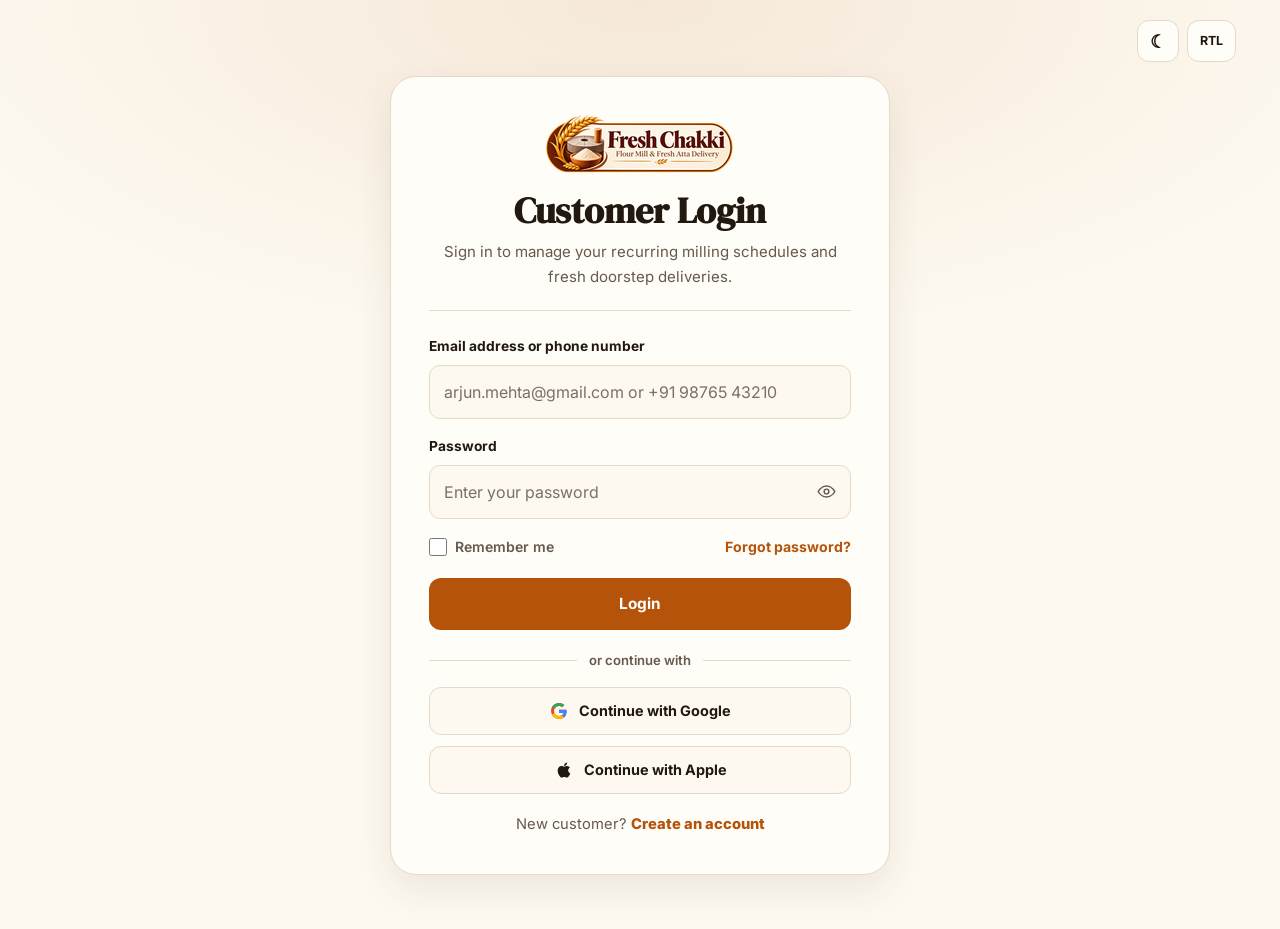
<file: login.html>
<!doctype html><html lang="en" dir="ltr" data-theme="light"><head><meta charset="utf-8"><meta name="viewport" content="width=device-width, initial-scale=1"><meta name="description" content="Sign in to your Fresh Chakki account to manage fresh-to-order stone-milled atta deliveries."><title>Login | Fresh Chakki</title><link rel="icon" type="image/png" href="assets/images/favicon.png"><link rel="apple-touch-icon" href="assets/images/favicon.png"><link rel="stylesheet" href="assets/css/style.css"></head><body>
<main class="auth-page">
  <div class="auth-topbar">
    <div class="auth-controls">
      <button class="icon-btn" type="button" data-theme-toggle title="Change theme" aria-label="Switch theme">☾</button>
      <button class="rtl-btn" type="button" data-rtl-toggle>RTL</button>
    </div>
  </div>

  <div class="auth-shell">
    <form class="auth-card" id="login-card" data-demo-form data-message="Signed in! Redirecting to your Fresh Chakki dashboard in production.">
      <div class="auth-header">
        <a class="auth-brand-link" href="index.html" aria-label="Fresh Chakki home">
          <img class="auth-logo" src="assets/images/fresh-chakki-logo.png" alt="Fresh Chakki – Flour Mill and Fresh Atta Delivery">
        </a>
        <h1>Customer Login</h1>
        <p>Sign in to manage your recurring milling schedules and fresh doorstep deliveries.</p>
      </div>

      <div class="field">
        <label for="login-email">Email address or phone number</label>
        <input id="login-email" type="text" required autocomplete="username" placeholder="arjun.mehta@gmail.com or +91 98765 43210">
      </div>

      <div class="field">
        <label for="login-password">Password</label>
        <div class="pw-input-wrap">
          <input id="login-password" type="password" required autocomplete="current-password" placeholder="Enter your password">
          <button class="pw-toggle-btn" type="button" data-password-toggle="login-password" aria-label="Show password" aria-pressed="false">
            <svg class="eye-open" viewBox="0 0 24 24" aria-hidden="true"><path d="M1.5 12s3.8-7 10.5-7 10.5 7 10.5 7-3.8 7-10.5 7S1.5 12 1.5 12Z"/><circle cx="12" cy="12" r="3"/></svg>
            <svg class="eye-closed" viewBox="0 0 24 24" aria-hidden="true"><path d="M3 3l18 18M10.6 10.6a2 2 0 0 0 2.8 2.8M9.9 5.2A10.6 10.6 0 0 1 12 5c6.7 0 10.5 7 10.5 7a18.4 18.4 0 0 1-3.2 4.2M6.2 6.2C3.6 8 1.5 12 1.5 12s3.8 7 10.5 7a10.6 10.6 0 0 0 5.1-1.3"/></svg>
          </button>
        </div>
      </div>

      <div class="auth-meta-row">
        <label class="remember-label" for="login-remember">
          <input type="checkbox" id="login-remember">
          <span>Remember me</span>
        </label>
        <a href="#" class="auth-inline-link" onclick="event.preventDefault();showToast('Password reset link sent to your registered email/phone.')">Forgot password?</a>
      </div>

      <button class="btn btn-primary auth-submit-btn" type="submit">Login</button>

      <div class="auth-divider"><span>or continue with</span></div>

      <div class="auth-social-stack">
        <button class="auth-social-btn" type="button" data-social-auth="Google">
          <svg viewBox="0 0 24 24" aria-hidden="true">
            <path fill="#EA4335" d="M12 10.2v3.9h5.5c-.2 1.3-1.6 3.8-5.5 3.8-3.3 0-6-2.7-6-6s2.7-6 6-6c1.9 0 3.1.8 3.8 1.5l2.6-2.5C16.8 3.4 14.6 2.5 12 2.5 6.8 2.5 2.5 6.8 2.5 12s4.3 9.5 9.5 9.5c5.5 0 9.1-3.9 9.1-9.3 0-.6-.1-1.1-.2-1.6H12Z"/>
            <path fill="#34A853" d="M3.6 7.3l3.2 2.4C7.7 7.5 9.7 6 12 6c1.9 0 3.1.8 3.8 1.5l2.6-2.5C16.8 3.4 14.6 2.5 12 2.5 8.3 2.5 5.2 4.6 3.6 7.3Z"/>
            <path fill="#FBBC05" d="M12 21.5c2.5 0 4.7-.8 6.3-2.3l-2.9-2.4c-.8.6-1.9 1.1-3.4 1.1-3.8 0-5.2-2.5-5.5-3.8l-3.2 2.5c1.6 3 4.8 4.9 8.7 4.9Z"/>
            <path fill="#4285F4" d="M21.1 12.2c0-.6-.1-1.1-.2-1.6H12v3.9h5.5c-.3 1.2-1.1 2.2-2.1 2.9l2.9 2.4c1.7-1.6 2.8-4 2.8-7.6Z"/>
          </svg>
          <span>Continue with Google</span>
        </button>

        <button class="auth-social-btn" type="button" data-social-auth="Apple">
          <svg viewBox="0 0 24 24" aria-hidden="true">
            <path fill="currentColor" d="M17.05 20.28c-.98.95-2.05.8-3.08.35-1.09-.46-2.09-.48-3.24 0-1.44.62-2.2.44-3.06-.35C2.79 15.25 3.51 7.59 9.05 7.31c1.35.07 2.29.74 3.08.8 1.18-.24 2.31-.93 3.57-.84 1.51.12 2.65.72 3.4 1.8-3.12 1.87-2.38 5.98.48 7.13-.57 1.5-1.31 2.99-2.54 4.09l.01-.01zM12.03 7.25c-.15-2.23 1.66-4.07 3.74-4.25.29 2.58-2.34 4.5-3.74 4.25z"/>
          </svg>
          <span>Continue with Apple</span>
        </button>
      </div>

      <p class="auth-switch-text">New customer? <a href="signup.html">Create an account</a></p>
    </form>
  </div>
</main>
<div class="toast" role="status" aria-live="polite"></div>
<script src="assets/js/main.js"></script></body></html>
</file>
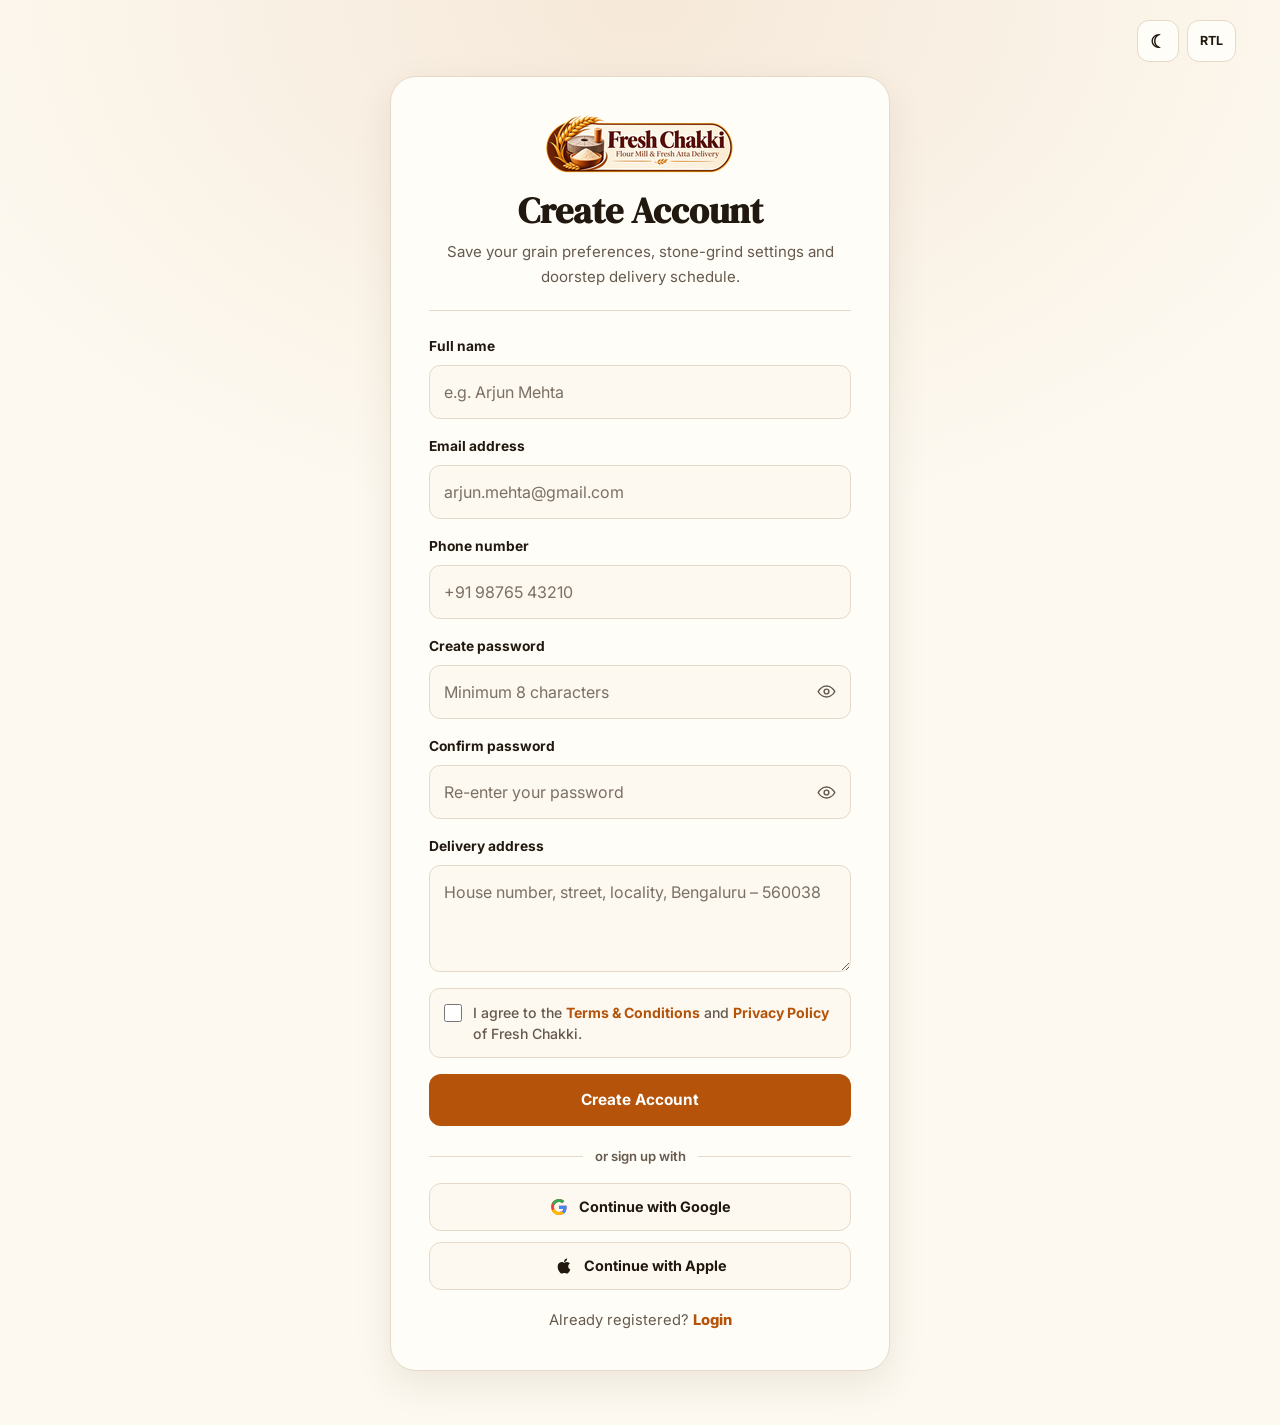
<file: signup.html>
<!doctype html><html lang="en" dir="ltr" data-theme="light"><head><meta charset="utf-8"><meta name="viewport" content="width=device-width, initial-scale=1"><meta name="description" content="Create your Fresh Chakki account to customize single-origin grains, grind textures and fresh atta delivery."><title>Signup | Fresh Chakki</title><link rel="icon" type="image/png" href="assets/images/favicon.png"><link rel="apple-touch-icon" href="assets/images/favicon.png"><link rel="stylesheet" href="assets/css/style.css"></head><body>
<main class="auth-page">
  <div class="auth-topbar">
    <div class="auth-controls">
      <button class="icon-btn" type="button" data-theme-toggle title="Change theme" aria-label="Switch theme">☾</button>
      <button class="rtl-btn" type="button" data-rtl-toggle>RTL</button>
    </div>
  </div>

  <div class="auth-shell">
    <form class="auth-card" id="signup-card" data-demo-form data-message="Account created! Welcome to Fresh Chakki.">
      <div class="auth-header">
        <a class="auth-brand-link" href="index.html" aria-label="Fresh Chakki home">
          <img class="auth-logo" src="assets/images/fresh-chakki-logo.png" alt="Fresh Chakki – Flour Mill and Fresh Atta Delivery">
        </a>
        <h1>Create Account</h1>
        <p>Save your grain preferences, stone-grind settings and doorstep delivery schedule.</p>
      </div>

      <div class="field">
        <label for="full-name">Full name</label>
        <input id="full-name" type="text" required autocomplete="name" placeholder="e.g. Arjun Mehta">
      </div>

      <div class="field">
        <label for="signup-email">Email address</label>
        <input id="signup-email" type="email" required autocomplete="email" placeholder="arjun.mehta@gmail.com">
      </div>

      <div class="field">
        <label for="signup-phone">Phone number</label>
        <input id="signup-phone" type="tel" required autocomplete="tel" placeholder="+91 98765 43210">
      </div>

      <div class="field">
        <label for="signup-password">Create password</label>
        <div class="pw-input-wrap">
          <input id="signup-password" type="password" minlength="8" required autocomplete="new-password" data-password-main placeholder="Minimum 8 characters">
          <button class="pw-toggle-btn" type="button" data-password-toggle="signup-password" aria-label="Show password" aria-pressed="false">
            <svg class="eye-open" viewBox="0 0 24 24" aria-hidden="true"><path d="M1.5 12s3.8-7 10.5-7 10.5 7 10.5 7-3.8 7-10.5 7S1.5 12 1.5 12Z"/><circle cx="12" cy="12" r="3"/></svg>
            <svg class="eye-closed" viewBox="0 0 24 24" aria-hidden="true"><path d="M3 3l18 18M10.6 10.6a2 2 0 0 0 2.8 2.8M9.9 5.2A10.6 10.6 0 0 1 12 5c6.7 0 10.5 7 10.5 7a18.4 18.4 0 0 1-3.2 4.2M6.2 6.2C3.6 8 1.5 12 1.5 12s3.8 7 10.5 7a10.6 10.6 0 0 0 5.1-1.3"/></svg>
          </button>
        </div>
      </div>

      <div class="field">
        <label for="signup-confirm-password">Confirm password</label>
        <div class="pw-input-wrap">
          <input id="signup-confirm-password" type="password" minlength="8" required autocomplete="new-password" data-password-confirm placeholder="Re-enter your password">
          <button class="pw-toggle-btn" type="button" data-password-toggle="signup-confirm-password" aria-label="Show confirm password" aria-pressed="false">
            <svg class="eye-open" viewBox="0 0 24 24" aria-hidden="true"><path d="M1.5 12s3.8-7 10.5-7 10.5 7 10.5 7-3.8 7-10.5 7S1.5 12 1.5 12Z"/><circle cx="12" cy="12" r="3"/></svg>
            <svg class="eye-closed" viewBox="0 0 24 24" aria-hidden="true"><path d="M3 3l18 18M10.6 10.6a2 2 0 0 0 2.8 2.8M9.9 5.2A10.6 10.6 0 0 1 12 5c6.7 0 10.5 7 10.5 7a18.4 18.4 0 0 1-3.2 4.2M6.2 6.2C3.6 8 1.5 12 1.5 12s3.8 7 10.5 7a10.6 10.6 0 0 0 5.1-1.3"/></svg>
          </button>
        </div>
      </div>

      <div class="field">
        <label for="signup-address">Delivery address</label>
        <textarea id="signup-address" rows="3" required placeholder="House number, street, locality, Bengaluru – 560038"></textarea>
      </div>

      <div class="field">
        <label class="terms-check-row" for="signup-terms">
          <input type="checkbox" id="signup-terms" required>
          <span>I agree to the <a href="about.html" class="auth-inline-link">Terms &amp; Conditions</a> and <a href="contact.html" class="auth-inline-link">Privacy Policy</a> of Fresh Chakki.</span>
        </label>
      </div>

      <div class="auth-error" data-form-error role="alert"></div>

      <button class="btn btn-primary auth-submit-btn" type="submit">Create Account</button>

      <div class="auth-divider"><span>or sign up with</span></div>

      <div class="auth-social-stack">
        <button class="auth-social-btn" type="button" data-social-auth="Google">
          <svg viewBox="0 0 24 24" aria-hidden="true">
            <path fill="#EA4335" d="M12 10.2v3.9h5.5c-.2 1.3-1.6 3.8-5.5 3.8-3.3 0-6-2.7-6-6s2.7-6 6-6c1.9 0 3.1.8 3.8 1.5l2.6-2.5C16.8 3.4 14.6 2.5 12 2.5 6.8 2.5 2.5 6.8 2.5 12s4.3 9.5 9.5 9.5c5.5 0 9.1-3.9 9.1-9.3 0-.6-.1-1.1-.2-1.6H12Z"/>
            <path fill="#34A853" d="M3.6 7.3l3.2 2.4C7.7 7.5 9.7 6 12 6c1.9 0 3.1.8 3.8 1.5l2.6-2.5C16.8 3.4 14.6 2.5 12 2.5 8.3 2.5 5.2 4.6 3.6 7.3Z"/>
            <path fill="#FBBC05" d="M12 21.5c2.5 0 4.7-.8 6.3-2.3l-2.9-2.4c-.8.6-1.9 1.1-3.4 1.1-3.8 0-5.2-2.5-5.5-3.8l-3.2 2.5c1.6 3 4.8 4.9 8.7 4.9Z"/>
            <path fill="#4285F4" d="M21.1 12.2c0-.6-.1-1.1-.2-1.6H12v3.9h5.5c-.3 1.2-1.1 2.2-2.1 2.9l2.9 2.4c1.7-1.6 2.8-4 2.8-7.6Z"/>
          </svg>
          <span>Continue with Google</span>
        </button>

        <button class="auth-social-btn" type="button" data-social-auth="Apple">
          <svg viewBox="0 0 24 24" aria-hidden="true">
            <path fill="currentColor" d="M17.05 20.28c-.98.95-2.05.8-3.08.35-1.09-.46-2.09-.48-3.24 0-1.44.62-2.2.44-3.06-.35C2.79 15.25 3.51 7.59 9.05 7.31c1.35.07 2.29.74 3.08.8 1.18-.24 2.31-.93 3.57-.84 1.51.12 2.65.72 3.4 1.8-3.12 1.87-2.38 5.98.48 7.13-.57 1.5-1.31 2.99-2.54 4.09l.01-.01zM12.03 7.25c-.15-2.23 1.66-4.07 3.74-4.25.29 2.58-2.34 4.5-3.74 4.25z"/>
          </svg>
          <span>Continue with Apple</span>
        </button>
      </div>

      <p class="auth-switch-text">Already registered? <a href="login.html">Login</a></p>
    </form>
  </div>
</main>
<div class="toast" role="status" aria-live="polite"></div>
<script src="assets/js/main.js"></script></body></html>
</file>
<file: assets/css/style.css>
@import url('https://fonts.googleapis.com/css2?family=DM+Serif+Display&family=Prata&family=Inter:wght@400;500;600;700;800&display=swap');
:root{--brand:#B45309;--brand-2:#78350F;--bg:#FDF9F0;--surface:#fffdf8;--surface-2:#f5eddf;--text:#21180f;--muted:#66594d;--border:#e6d9c8;--shadow:0 14px 38px rgba(65,39,12,.09);--success:#18794e;--danger:#b42318;--radius:20px}
[data-theme="dark"]{--bg:#181512;--surface:#231e19;--surface-2:#30271f;--text:#fff7e9;--muted:#d2c2ad;--border:#4c3c2d;--shadow:0 14px 38px rgba(0,0,0,.28);--success:#69d6a0;--danger:#ff8a80}
*{box-sizing:border-box}html{scroll-behavior:smooth}body{margin:0;background:var(--bg);color:var(--text);font-family:Inter,Arial,sans-serif;line-height:1.65;transition:background .2s,color .2s}a{color:inherit;text-decoration:none}button,input,select,textarea{font:inherit}button,a{ -webkit-tap-highlight-color:transparent}img{max-width:100%;display:block} .container{width:min(1200px,calc(100% - clamp(48px,7vw,112px)));margin-inline:auto}
h1,h2,h3,.brand-name{font-family:'DM Serif Display',Georgia,serif;line-height:1.2}h1{font-size:clamp(2.35rem,5vw,4.5rem);margin:0 0 20px}h2{font-size:clamp(1.7rem,3vw,2.6rem);margin:0 0 14px}h3{font-size:1.2rem;margin:0 0 8px}p{color:var(--muted);margin:0 0 16px}.eyebrow{color:var(--brand);font-weight:800;letter-spacing:.13em;text-transform:uppercase;font-size:.76rem}.section{padding:78px 0}.section-head{max-width:690px;margin:0 auto 34px;text-align:center}.section-head p{max-width:620px;margin:0 auto}.grid{display:grid;gap:22px}.grid-2{grid-template-columns:repeat(2,minmax(0,1fr))}.grid-3{grid-template-columns:repeat(3,minmax(0,1fr))}.grid-4{grid-template-columns:repeat(4,minmax(0,1fr))}
.site-header{position:sticky;top:0;z-index:50;background:color-mix(in srgb,var(--surface) 94%,transparent);backdrop-filter:blur(14px);border-bottom:1px solid var(--border)}.header-main{min-height:78px;display:flex;align-items:center;justify-content:space-between;gap:20px}.brand{display:flex;align-items:center;gap:11px;min-width:max-content;flex-shrink:0}.brand-mark{width:43px;height:43px;border-radius:50%;background:var(--brand);color:#fff8e9;display:grid;place-items:center;font-size:1.35rem;border:3px solid color-mix(in srgb,var(--brand) 25%,var(--surface))}.brand-name{font-size:1.12rem;font-weight:700;color:var(--text)}.brand-tag{font-size:.65rem;color:var(--muted);letter-spacing:.04em}.nav-wrap{display:flex;align-items:center;gap:20px}.main-nav{display:flex;align-items:center;gap:22px}.main-nav a{font-size:.9rem;font-weight:600;color:var(--muted);padding:8px 0;position:relative;white-space:nowrap}.main-nav a:hover,.main-nav a.active{color:var(--brand)}.main-nav a.active:after{content:"";height:2px;background:var(--brand);position:absolute;bottom:0;left:0;right:0}.header-actions{display:flex;align-items:center;gap:9px;flex-shrink:0}.mobile-actions{display:none}.icon-btn,.rtl-btn,.menu-btn{height:42px;min-width:42px;border:1px solid var(--border);border-radius:12px;background:var(--surface);color:var(--text);display:inline-flex;align-items:center;justify-content:center;cursor:pointer;font-weight:700}.icon-btn{font-size:1.15rem}.rtl-btn{padding:0 12px;font-size:.78rem}.menu-btn{display:none;font-size:1.2rem}.btn{display:inline-flex;align-items:center;justify-content:center;gap:8px;padding:12px 20px;border-radius:12px;border:1px solid transparent;font-weight:700;font-size:.9rem;cursor:pointer;transition:.2s;min-height:46px;white-space:nowrap}.btn-primary{background:var(--brand);color:#fff!important}.btn-primary:hover{background:var(--brand-2);transform:translateY(-1px)}.btn-secondary{background:transparent;border-color:var(--brand);color:var(--brand)}.btn-secondary:hover{background:var(--brand);border-color:var(--brand);color:#fff!important;transform:translateY(-1px)}.btn-small{min-height:40px;padding:9px 15px}.mobile-nav{display:none;padding:0 0 18px}.mobile-nav.open{display:grid;gap:4px}.mobile-nav>a{padding:10px 12px;border-radius:10px;color:var(--muted);font-weight:600}.mobile-nav>a:hover,.mobile-nav>a.active{background:var(--surface-2);color:var(--brand)}.mobile-nav-actions{display:flex;align-items:center;gap:10px;flex-wrap:wrap;margin-top:8px;padding-top:12px;border-top:1px solid var(--border)}.mobile-nav-toggles{display:flex;align-items:center;gap:9px}.mobile-nav-cta{display:inline-grid;grid-auto-flow:column;grid-auto-columns:1fr;gap:10px}.mobile-nav-cta .btn{width:100%}
.hero{position:relative;min-height:clamp(560px,calc(100vh - 78px),760px);display:flex;align-items:center;padding:clamp(48px,6vh,76px) 0;background-color:var(--bg);background-image:linear-gradient(100deg,rgba(253,249,240,.92) 0%,rgba(253,249,240,.83) 52%,rgba(245,237,223,.68) 100%),url('https://images.unsplash.com/photo-1437252611977-07f74518abd7?auto=format&fit=crop&w=1800&q=85');background-size:cover;background-position:center;border-bottom:1px solid var(--border);overflow:hidden}[data-theme="dark"] .hero{background-image:linear-gradient(100deg,rgba(24,21,18,.93) 0%,rgba(24,21,18,.84) 52%,rgba(35,30,25,.74) 100%),url('https://images.unsplash.com/photo-1437252611977-07f74518abd7?auto=format&fit=crop&w=1800&q=85')}.hero>.container{width:min(1200px,calc(100% - clamp(48px,7vw,112px)));margin-inline:auto;flex:0 0 auto}.hero-grid{display:grid;grid-template-columns:1.12fr .88fr;gap:clamp(34px,4.5vw,58px);align-items:center}.hero-copy{max-width:600px}.hero-copy h1{font-size:clamp(2.45rem,4vw,3.85rem);line-height:1.15;margin:0 0 16px}.hero-copy p{font-size:clamp(1.02rem,1.15vw,1.12rem);max-width:540px;line-height:1.65;margin:0 0 22px}.hero-actions{display:inline-grid;grid-auto-flow:column;grid-auto-columns:1fr;gap:14px;margin-top:22px;max-width:100%}.hero-actions .btn{width:100%;padding:13px 26px;min-height:48px;font-size:.95rem;font-weight:700}.hero-photo{position:relative;display:flex;justify-content:flex-end}.hero-photo img{width:100%;max-width:520px;height:clamp(380px,48vh,460px);object-fit:cover;border-radius:28px;box-shadow:0 20px 50px rgba(65,39,12,.16);border:1px solid color-mix(in srgb,var(--brand) 28%,transparent)}.photo-note{position:absolute;bottom:20px;inset-inline-start:16px;background:var(--surface);border:1px solid var(--border);padding:14px 20px;border-radius:18px;box-shadow:var(--shadow);max-width:248px}.photo-note strong{display:block;color:var(--brand);font-size:.92rem}.photo-note span{font-size:.82rem;color:var(--muted)}
.pill{display:inline-flex;align-items:center;justify-content:center;white-space:nowrap;padding:7px 12px;border-radius:999px;background:var(--surface-2);color:var(--brand-2);font-size:.78rem;font-weight:800}.card{background:var(--surface);border:1px solid var(--border);border-radius:var(--radius);overflow:hidden;box-shadow:0 5px 22px rgba(65,39,12,.035)}.card-body{padding:22px}.card p{font-size:.92rem}.card-img{width:100%;height:205px;object-fit:cover}.feature-icon{width:48px;height:48px;border-radius:15px;background:var(--surface-2);color:var(--brand);display:grid;place-items:center;font-size:1.3rem;margin-bottom:15px}.soft{background:var(--surface-2)}.split{display:grid;grid-template-columns:1fr 1fr;gap:44px;align-items:center}.split img{width:100%;height:410px;object-fit:cover;border-radius:24px}.checks{list-style:none;padding:0;margin:20px 0;display:grid;gap:12px}.checks li{display:flex;gap:10px;color:var(--muted)}.checks li:before{content:"✓";color:var(--success);font-weight:900}
.page-hero{position:relative;min-height:clamp(560px,calc(100vh - 78px),760px);display:flex;flex-direction:column;align-items:center;justify-content:center;padding:clamp(60px,8vh,92px) 0;text-align:center;color:#FFF8F0;background-color:#1E150E;background-image:linear-gradient(180deg,rgba(20,14,8,.62) 0%,rgba(28,19,11,.76) 100%),var(--hero-bg,url('https://images.unsplash.com/photo-1500937386664-56d1dfef3854?auto=format&fit=crop&w=1800&q=85'));background-size:cover;background-position:center;border-bottom:1px solid var(--border);overflow:hidden}.page-hero.hero-about{--hero-bg:url('https://images.unsplash.com/photo-1500937386664-56d1dfef3854?auto=format&fit=crop&w=1800&q=85')}.page-hero.hero-products{--hero-bg:url('https://images.unsplash.com/photo-1586201375761-83865001e31c?auto=format&fit=crop&w=1800&q=85')}.page-hero.hero-process{--hero-bg:url('https://images.unsplash.com/photo-1509440159596-0249088772ff?auto=format&fit=crop&w=1800&q=85')}.page-hero.hero-contact{--hero-bg:url('https://images.unsplash.com/photo-1464226184884-fa280b87c399?auto=format&fit=crop&w=1800&q=85')}.page-hero.hero-login{--hero-bg:url('https://images.unsplash.com/photo-1574323347407-f5e1ad6d020b?auto=format&fit=crop&w=1800&q=85')}.page-hero.hero-signup{--hero-bg:url('https://images.unsplash.com/photo-1506368249639-73a05d6f6488?auto=format&fit=crop&w=1800&q=85')}.page-hero>.container{position:relative;z-index:2;width:min(1200px,calc(100% - clamp(48px,7vw,112px)));margin-inline:auto;flex:0 0 auto}.page-hero .eyebrow{display:inline-flex;align-items:center;gap:8px;padding:7px 18px;border-radius:999px;background:rgba(217,119,6,.24);border:1px solid rgba(253,230,138,.45);color:#FDE68A;font-size:.78rem;margin:0 0 18px;backdrop-filter:blur(10px)}.page-hero h1{color:#FFF8F0;font-size:clamp(2.5rem,4.4vw,4rem);line-height:1.15;margin:0 auto 16px;max-width:820px;text-shadow:0 4px 24px rgba(0,0,0,.35)}.page-hero p{color:#EFE3D3;max-width:660px;margin:0 auto;font-size:clamp(1.04rem,1.2vw,1.16rem);line-height:1.65}.page-hero-actions{display:flex;justify-content:center;gap:14px;flex-wrap:wrap;margin-top:26px}.page-hero-actions .btn-secondary{color:#FFF8F0;border-color:rgba(253,230,138,.55);background:rgba(255,255,255,.08);backdrop-filter:blur(8px)}.page-hero-actions .btn-secondary:hover{background:rgba(217,119,6,.28);border-color:#FDE68A}.page-hero-meta{display:flex;justify-content:center;gap:12px;flex-wrap:wrap;margin-top:24px}.page-hero-chip{display:inline-flex;align-items:center;gap:7px;padding:7px 15px;border-radius:999px;background:rgba(20,14,9,.58);border:1px solid rgba(255,248,240,.22);color:#F8EFE4;font-size:.82rem;font-weight:600;backdrop-filter:blur(8px)}.product-card .card-img{height:190px}.price{font-weight:800;color:var(--brand);font-size:1.05rem}.tag-row{display:flex;gap:8px;flex-wrap:wrap;margin:14px 0}.tag{font-size:.75rem;padding:5px 9px;background:var(--surface-2);border-radius:999px;color:var(--muted)}.plan-card{padding:28px}.plan-card.popular{border:2px solid var(--brand);transform:translateY(-7px)}.plan-price{font-size:2rem;font-weight:800;color:var(--brand);margin:12px 0}.plan-price small{font-size:.8rem;color:var(--muted);font-weight:500}.form-card{max-width:540px;margin:48px auto 64px;background:var(--surface);border:1px solid var(--border);border-radius:24px;padding:28px;box-shadow:var(--shadow)}.grid-2>.form-card{margin:0;max-width:none;width:100%}.field{display:grid;grid-template-columns:minmax(0,1fr);gap:7px;margin-bottom:16px;min-width:0}.field label{font-size:.86rem;font-weight:700}.field input,.field select,.field textarea{width:100%;min-width:0;padding:13px 14px;border-radius:11px;border:1px solid var(--border);background:var(--bg);color:var(--text);outline:none}.field input:focus,.field select:focus,.field textarea:focus{border-color:var(--brand);box-shadow:0 0 0 3px color-mix(in srgb,var(--brand) 18%,transparent)}.field input::placeholder,.field textarea::placeholder{color:var(--muted);opacity:.85}.form-row{display:grid;grid-template-columns:repeat(2,minmax(0,1fr));gap:14px}.notice{padding:14px 16px;background:var(--surface-2);border:1px solid var(--border);border-radius:12px;color:var(--muted);font-size:.88rem}.toast{position:fixed;bottom:22px;inset-inline-end:22px;background:var(--text);color:var(--bg);padding:13px 18px;border-radius:12px;z-index:100;box-shadow:var(--shadow);display:none}.toast.show{display:block}
.contact-box{padding:28px}.contact-item{display:flex;gap:14px;margin:18px 0;align-items:flex-start}.contact-item .feature-icon{margin-bottom:0;flex-shrink:0}.contact-item b{display:block;margin-bottom:2px}.contact-item a{color:var(--muted);font-weight:600;transition:color .2s}.contact-item a:hover{color:var(--brand)}.footer{background:#24180f;color:#fff4e5;padding:48px 0 22px}.footer p,.footer a{color:#e2d3c0}.footer-grid{display:grid;grid-template-columns:1.4fr 1fr 1fr;gap:35px}.footer h3{color:#fff4e5}.footer-bottom{border-top:1px solid #594534;margin-top:30px;padding-top:18px;font-size:.82rem;color:#d5c1a9}
.dashboard-shell{display:grid;grid-template-columns:260px minmax(0,1fr);min-height:calc(100vh - 78px)}.dash-side{background:var(--surface);border-inline-end:1px solid var(--border);padding:25px 17px;min-width:0;position:sticky;top:78px;height:calc(100vh - 78px);align-self:start;overflow-y:auto;z-index:40}.dash-side h3{padding:0 12px}.dash-nav{display:grid;gap:5px;margin-top:20px}.dash-nav>button{border:0;background:transparent;color:var(--muted);text-align:start;padding:12px 13px;border-radius:11px;cursor:pointer;font-weight:600}.dash-nav>button.active,.dash-nav>button:hover{background:var(--surface-2);color:var(--brand)}.dash-main{padding:34px;min-width:0}.dash-panel{display:none}.dash-panel.active{display:block}.stat-card{padding:20px}.stat-value{font-size:1.8rem;font-weight:800;color:var(--brand)}.table-wrap{overflow:auto}.data-table{width:100%;border-collapse:collapse;min-width:560px}.data-table th,.data-table td{text-align:start;padding:14px;border-bottom:1px solid var(--border);font-size:.88rem}.data-table th{color:var(--muted);background:var(--surface-2)}.status{display:inline-flex;align-items:center;justify-content:center;white-space:nowrap;line-height:1.2;font-size:.75rem;font-weight:800;color:var(--success);background:color-mix(in srgb,var(--success) 12%,var(--surface));padding:6px 12px;border-radius:999px}.order-layout{display:grid;grid-template-columns:repeat(2,minmax(0,1fr));gap:22px}.qty-control{display:flex;align-items:center;gap:12px}.qty-control button{width:34px;height:34px;border:1px solid var(--border);border-radius:9px;background:var(--surface-2);color:var(--text);cursor:pointer}
[dir="rtl"]{direction:rtl} [dir="rtl"] body{text-align:inherit} [dir="rtl"] .main-nav a.active:after{left:0;right:0} [dir="rtl"] .checks li{flex-direction:row} [dir="rtl"] .dash-nav button{text-align:start} [dir="rtl"] .data-table th,[dir="rtl"] .data-table td{text-align:start}
@media(min-width:1101px){.mobile-actions,.menu-btn,.mobile-nav,.mobile-nav.open{display:none!important}}
@media(max-width:1100px){.nav-wrap{display:none!important}.mobile-actions{display:flex!important}.menu-btn{display:inline-flex!important}}
@media(max-width:980px){.hero-grid{gap:30px}.grid-4{grid-template-columns:repeat(2,1fr)}}
@media(max-width:760px){.mobile-actions{display:flex}.container,.hero>.container,.page-hero>.container{width:min(100% - 32px,600px)}.header-main{min-height:70px}.nav-wrap{display:none}.menu-btn{display:inline-flex}.header-actions{gap:7px}.hero{min-height:auto;padding:48px 0 56px}.hero-grid,.split,.grid-2,.grid-3,.footer-grid,.order-layout{grid-template-columns:1fr}.hero-photo img{height:330px}.photo-note{inset-inline-start:12px}.section{padding:56px 0}.grid-4{grid-template-columns:1fr 1fr}.plan-card.popular{transform:none}.dashboard-shell{grid-template-columns:1fr}.dash-side{border-inline-end:0;border-bottom:1px solid var(--border);padding:15px}.dash-side h3{margin:0}.dash-nav{display:flex;overflow:auto;margin-top:12px}.dash-nav button{white-space:nowrap}.dash-main{padding:22px 14px}.form-card{padding:22px;margin:28px auto 40px}.page-hero{min-height:460px;padding:54px 0}}
@media(max-width:440px){.brand-tag{display:none}.brand-name{font-size:1rem}.header-actions .btn{min-height:39px;padding:8px 10px;font-size:.78rem}.icon-btn,.rtl-btn,.menu-btn{height:39px;min-width:39px}.grid-4{grid-template-columns:1fr}.form-row{grid-template-columns:1fr}.hero-photo img{height:280px}}

/* Fresh Chakki identity refresh */
:root{--font-primary:'DM Serif Display',Georgia,serif;--font-secondary:'Prata',Georgia,serif;--font-body:'Inter',Arial,sans-serif}
body{font-family:var(--font-body)}
h1,h2,h3,.brand-name{font-family:var(--font-primary)}
.eyebrow,.pill,.price,.plan-price,.footer .newsletter-col h3{font-family:var(--font-secondary)}
.brand{gap:0;min-width:0;display:inline-flex;align-items:center}
.brand-logo{display:block;width:190px;height:57px;object-fit:contain;object-position:left center}
[dir="rtl"] .brand-logo{object-position:right center}
.footer-brand{margin-bottom:12px}
.footer-logo{width:200px;height:60px;object-fit:contain}
.auth-logo{width:200px;height:60px;object-fit:contain}
.footer-grid{grid-template-columns:1.35fr .8fr .9fr 1.35fr;gap:28px}
.footer h3{font-size:1.08rem;margin:0 0 16px}
.footer p{font-size:.9rem;line-height:1.7}
.social-links{display:flex;gap:10px;margin-top:18px}
.social-links a{width:38px;height:38px;border:1px solid #80674f;border-radius:50%;display:grid;place-items:center;transition:.2s}
.social-links a:hover{background:#b45309;border-color:#b45309;transform:translateY(-2px)}
.social-links svg{width:17px;height:17px;fill:none;stroke:#fff4e5;stroke-width:1.8;stroke-linecap:round;stroke-linejoin:round}
.social-links a:nth-child(2) svg,.social-links a:nth-child(3) svg{fill:#fff4e5;stroke:none}
.social-links .social-fill{fill:#fff4e5;stroke:none}
.newsletter-form{display:flex;gap:7px;align-items:stretch;margin-top:14px}
.newsletter-form input{min-width:0;width:100%;padding:12px 13px;border:1px solid #80674f;border-radius:10px;background:#34271d;color:#fff4e5;outline:none}
.newsletter-form input::placeholder{color:#d8c5ae}
.newsletter-form button{border:0;border-radius:10px;padding:0 14px;background:#b45309;color:white;font-weight:700;cursor:pointer}
.newsletter-form button:hover{background:#d97706}
.footer-bottom{display:flex;justify-content:space-between;gap:14px;flex-wrap:wrap}
.visually-hidden{position:absolute!important;width:1px;height:1px;padding:0;margin:-1px;overflow:hidden;clip:rect(0,0,0,0);white-space:nowrap;border:0}
[data-theme="dark"] .brand-logo,[data-theme="dark"] .footer-logo,[data-theme="dark"] .auth-logo{filter:drop-shadow(0 2px 5px rgba(0,0,0,.22))}
@media(max-width:980px){.footer-grid{grid-template-columns:1fr 1fr}}
@media(max-width:760px){.brand-logo{width:158px;height:48px}.footer-grid{grid-template-columns:1fr 1fr;gap:24px}.footer-brand-col,.newsletter-col{grid-column:1/-1}.footer-bottom{display:grid}.footer-note{display:block}}
@media(max-width:440px){.brand-logo{width:140px;height:43px}.footer-grid{grid-template-columns:1fr}.footer-brand-col,.newsletter-col{grid-column:auto}.newsletter-form{max-width:100%}}

/* ==========================================================================
   Navigation Badges & Edition Links
   ========================================================================== */
.nav-edition-link{display:inline-flex;align-items:center;gap:6px}
.nav-pill-badge{font-size:.65rem;padding:2px 7px;border-radius:999px;background:linear-gradient(135deg,#b45309,#d97706);color:#fff;font-weight:800;letter-spacing:.04em;text-transform:uppercase;box-shadow:0 2px 6px rgba(180,83,9,.25);vertical-align:middle;line-height:1.2}

/* ==========================================================================
   Keyframe Animations
   ========================================================================== */
@keyframes fcPulseLive{0%,100%{transform:scale(1);opacity:1;box-shadow:0 0 0 0 rgba(24,121,78,.6)}50%{transform:scale(1.15);opacity:.9;box-shadow:0 0 0 7px rgba(24,121,78,0)}}
@keyframes fcFloatSlow{0%,100%{transform:translateY(0)}50%{transform:translateY(-8px)}}
@keyframes fcFloatAlt{0%,100%{transform:translateY(0) rotate(0deg)}50%{transform:translateY(-6px) rotate(1.5deg)}}
@keyframes fcShimmerGold{0%{background-position:0% 50%}50%{background-position:100% 50%}100%{background-position:0% 50%}}
@keyframes fcGlowPulse{0%,100%{box-shadow:0 12px 35px rgba(180,83,9,.15)}50%{box-shadow:0 16px 45px rgba(180,83,9,.28)}}

/* ==========================================================================
   Home 1: New Section 1 - Live Mill Status & Daily Dispatch Hub
   ========================================================================== */
.live-board-wrap{background:var(--surface);border:1px solid var(--border);border-radius:24px;padding:32px;box-shadow:var(--shadow);position:relative;overflow:hidden}
.live-board-wrap::before{content:"";position:absolute;top:0;left:0;right:0;height:4px;background:linear-gradient(90deg,var(--brand),#d97706,#f59e0b,var(--brand));background-size:200% 100%;animation:fcShimmerGold 6s ease infinite}
.live-board-header{display:flex;align-items:center;justify-content:space-between;flex-wrap:wrap;gap:16px;padding-bottom:20px;border-bottom:1px solid var(--border)}
.live-status-pill{display:inline-flex;align-items:center;gap:8px;padding:6px 14px;border-radius:999px;background:color-mix(in srgb,var(--success) 12%,var(--surface));color:var(--success);font-size:.82rem;font-weight:800;letter-spacing:.04em}
.live-dot{width:10px;height:10px;border-radius:50%;background:var(--success);display:inline-block;animation:fcPulseLive 2s infinite ease-in-out}
.live-timestamp{font-size:.84rem;color:var(--muted);display:flex;align-items:center;gap:6px}

.live-metrics-grid{display:grid;grid-template-columns:repeat(4,1fr);gap:18px;margin:24px 0}
.live-metric-card{background:var(--bg);border:1px solid var(--border);border-radius:16px;padding:18px;transition:.25s ease}
.live-metric-card:hover{transform:translateY(-2px);border-color:var(--brand)}
.live-metric-label{font-size:.75rem;text-transform:uppercase;letter-spacing:.08em;color:var(--muted);margin-bottom:6px;font-weight:700}
.live-metric-val{font-size:1.15rem;font-weight:800;color:var(--text);line-height:1.3}
.live-metric-sub{font-size:.78rem;color:var(--muted);margin-top:4px}

.milling-progress-wrap{background:var(--bg);border:1px solid var(--border);border-radius:16px;padding:20px;margin-bottom:24px}
.milling-progress-top{display:flex;justify-content:space-between;align-items:center;margin-bottom:10px;font-size:.88rem;font-weight:700}
.milling-progress-track{height:10px;border-radius:999px;background:var(--surface-2);overflow:hidden;position:relative}
.milling-progress-fill{height:100%;width:84%;background:linear-gradient(90deg,var(--brand),#d97706);border-radius:999px;transition:width 1s ease}

.pincode-hub{display:grid;grid-template-columns:1.2fr .8fr;gap:24px;align-items:center;background:color-mix(in srgb,var(--brand) 6%,var(--surface));border:1px dashed var(--brand);border-radius:18px;padding:22px}
.pincode-copy h4{font-size:1.05rem;margin:0 0 6px;color:var(--text)}
.pincode-copy p{margin:0;font-size:.88rem;color:var(--muted)}
.pincode-form{display:flex;gap:10px}
.pincode-input{flex:1;min-width:0;padding:11px 14px;border:1px solid var(--border);border-radius:10px;background:var(--surface);color:var(--text);font-size:.9rem;outline:none}
.pincode-input:focus{border-color:var(--brand);box-shadow:0 0 0 3px color-mix(in srgb,var(--brand) 20%,transparent)}
.pincode-feedback{grid-column:1/-1;margin-top:8px;padding:10px 14px;border-radius:10px;background:color-mix(in srgb,var(--success) 12%,var(--surface));color:var(--success);font-size:.85rem;font-weight:700;display:none}
.pincode-feedback.show{display:block}

.trust-stats-grid{display:grid;grid-template-columns:repeat(4,1fr);gap:18px;margin-top:28px}
.trust-stat-box{text-align:center;padding:18px 12px;border-radius:16px;background:var(--surface);border:1px solid var(--border);box-shadow:0 4px 16px rgba(65,39,12,.03)}
.trust-stat-number{font-size:1.85rem;font-weight:900;font-family:var(--font-primary);color:var(--brand);line-height:1}
.trust-stat-text{font-size:.82rem;font-weight:600;color:var(--muted);margin-top:6px}

/* ==========================================================================
   Home 1: New Section 2 - The Sensory Kitchen Spotlight
   ========================================================================== */
.sensory-card-grid{display:grid;grid-template-columns:repeat(3,1fr);gap:24px}
.sensory-card{background:var(--surface);border:1px solid var(--border);border-radius:22px;padding:26px;box-shadow:var(--shadow);display:flex;flex-direction:column;justify-content:space-between;transition:.3s ease}
.sensory-card:hover{transform:translateY(-5px);border-color:color-mix(in srgb,var(--brand) 40%,var(--border))}
.sensory-badge{display:inline-block;padding:5px 12px;border-radius:999px;font-size:.76rem;font-weight:800;letter-spacing:.04em;background:var(--surface-2);color:var(--brand);margin-bottom:14px}
.sensory-card h3{font-size:1.25rem;margin-bottom:10px}
.sensory-card p{font-size:.9rem;line-height:1.6}
.sensory-comparison{display:grid;gap:12px;margin:20px 0}
.sensory-row{padding:12px 14px;border-radius:12px;font-size:.84rem;line-height:1.5}
.sensory-row.store{background:color-mix(in srgb,var(--danger) 7%,var(--surface));border:1px solid color-mix(in srgb,var(--danger) 25%,transparent);color:var(--text)}
.sensory-row.store strong{color:var(--danger);display:block;margin-bottom:3px;font-size:.78rem;text-transform:uppercase;letter-spacing:.05em}
.sensory-row.fresh{background:color-mix(in srgb,var(--success) 9%,var(--surface));border:1px solid color-mix(in srgb,var(--success) 30%,transparent);color:var(--text)}
.sensory-row.fresh strong{color:var(--success);display:block;margin-bottom:3px;font-size:.78rem;text-transform:uppercase;letter-spacing:.05em}
.sensory-metric{display:flex;align-items:center;justify-content:space-between;padding-top:14px;border-top:1px solid var(--border);font-size:.82rem;font-weight:700;color:var(--brand)}
.sensory-tip-banner{margin-top:32px;background:var(--surface-2);border-left:4px solid var(--brand);border-radius:0 16px 16px 0;padding:20px 24px;display:flex;align-items:center;gap:16px}
[dir="rtl"] .sensory-tip-banner{border-left:0;border-right:4px solid var(--brand);border-radius:16px 0 0 16px}
.sensory-tip-icon{font-size:1.8rem;line-height:1}
.sensory-tip-text h4{margin:0 0 4px;font-size:1rem;color:var(--text)}
.sensory-tip-text p{margin:0;font-size:.88rem;color:var(--muted)}

/* ==========================================================================
   Home 2: Atelier Edition Master Styling
   ========================================================================== */
.h2-hero{padding:75px 0 85px;position:relative;background:radial-gradient(ellipse 80% 60% at 50% -10%,color-mix(in srgb,var(--brand) 16%,transparent),transparent 80%);overflow:hidden}
.h2-hero-grid{display:grid;grid-template-columns:1.15fr .85fr;gap:54px;align-items:center}
.h2-pre-badge{display:inline-flex;align-items:center;gap:8px;padding:8px 16px;border-radius:999px;background:color-mix(in srgb,var(--brand) 14%,var(--surface));border:1px solid color-mix(in srgb,var(--brand) 30%,transparent);color:var(--brand);font-size:.82rem;font-weight:800;letter-spacing:.06em;text-transform:uppercase;box-shadow:0 4px 14px rgba(180,83,9,.08)}
.h2-title{font-size:clamp(2.5rem,4.5vw,4.4rem);line-height:1.12;margin:20px 0 18px;font-family:var(--font-primary)}
.h2-title-gradient{background:linear-gradient(135deg,var(--brand) 0%,#d97706 50%,#b45309 100%);-webkit-background-clip:text;-webkit-text-fill-color:transparent;display:inline-block}
.h2-lead{font-size:1.12rem;color:var(--muted);max-width:580px;line-height:1.7}

/* Texture Selector Widget */
.texture-selector-panel{margin-top:28px;background:var(--surface);border:1px solid var(--border);border-radius:18px;padding:18px 20px;box-shadow:var(--shadow)}
.texture-selector-title{font-size:.82rem;font-weight:800;text-transform:uppercase;letter-spacing:.08em;color:var(--muted);margin-bottom:12px;display:flex;align-items:center;gap:8px}
.texture-btn-group{display:flex;gap:8px;flex-wrap:wrap}
.texture-btn{padding:9px 16px;border-radius:10px;border:1px solid var(--border);background:var(--surface-2);color:var(--text);font-size:.86rem;font-weight:700;cursor:pointer;transition:.2s ease}
.texture-btn:hover{border-color:var(--brand);background:var(--surface)}
.texture-btn.active{background:var(--brand);border-color:var(--brand);color:#fff;box-shadow:0 4px 14px rgba(180,83,9,.3)}
.texture-info-box{margin-top:14px;padding:11px 14px;border-radius:10px;background:var(--bg);border:1px dashed var(--border);font-size:.84rem;color:var(--muted);display:flex;justify-content:space-between;align-items:center;flex-wrap:wrap;gap:8px}
.texture-info-box strong{color:var(--brand)}

/* Hero Right: Photo with Floating Live Badges */
.h2-hero-visual{position:relative}
.h2-main-photo{width:100%;height:520px;object-fit:cover;border-radius:32px;box-shadow:0 24px 60px rgba(65,39,12,.16);border:1px solid color-mix(in srgb,var(--brand) 25%,transparent)}
.floating-badge{position:absolute;background:var(--surface);border:1px solid var(--border);border-radius:18px;padding:14px 18px;box-shadow:0 16px 40px rgba(0,0,0,.12);backdrop-filter:blur(16px);max-width:240px;z-index:2}
.floating-badge.fb-top-right{top:24px;inset-inline-end:-16px;animation:fcFloatSlow 5s ease-in-out infinite}
.floating-badge.fb-bottom-left{bottom:30px;inset-inline-start:-20px;animation:fcFloatAlt 6s ease-in-out infinite}
.fb-label{font-size:.72rem;text-transform:uppercase;letter-spacing:.06em;color:var(--muted);font-weight:700;display:block;margin-bottom:4px}
.fb-val{font-size:1.05rem;font-weight:800;color:var(--text);display:flex;align-items:center;gap:6px}
.fb-sub{font-size:.78rem;color:var(--brand);margin-top:3px;font-weight:600}

/* Trust Pill Row */
.h2-trust-strip{display:flex;gap:20px;align-items:center;flex-wrap:wrap;margin-top:32px;padding-top:24px;border-top:1px solid var(--border)}
.h2-trust-item{display:flex;align-items:center;gap:8px;font-size:.86rem;font-weight:700;color:var(--muted)}
.h2-trust-item span.icon{color:var(--brand);font-size:1.1rem}

/* ==========================================================================
   Home 2 Section 1: The Cold-Stone Grinding Science (Interactive Matrix)
   ========================================================================== */
.science-matrix-grid{display:grid;grid-template-columns:repeat(2,1fr);gap:24px;margin-top:36px}
.science-card{background:var(--surface);border:1px solid var(--border);border-radius:24px;padding:28px;box-shadow:var(--shadow);position:relative;overflow:hidden;transition:.3s ease}
.science-card:hover{transform:translateY(-4px);border-color:color-mix(in srgb,var(--brand) 45%,var(--border))}
.science-card-header{display:flex;align-items:center;gap:14px;margin-bottom:18px}
.science-icon{width:46px;height:46px;border-radius:14px;background:var(--surface-2);color:var(--brand);display:grid;place-items:center;font-size:1.35rem;flex-shrink:0}
.science-card h3{font-size:1.25rem;margin:0 0 4px}
.science-card p{font-size:.9rem;line-height:1.6;margin-bottom:18px}
.science-vs-table{display:grid;gap:10px;background:var(--bg);border:1px solid var(--border);border-radius:14px;padding:14px}
.science-vs-item{display:flex;justify-content:space-between;align-items:center;font-size:.85rem}
.science-vs-item .vs-label{color:var(--muted);font-weight:600}
.science-vs-item .vs-chakki{color:var(--success);font-weight:800;display:flex;align-items:center;gap:4px}
.science-vs-item .vs-roller{color:var(--danger);font-weight:600;opacity:.85}
.science-meter{margin-top:14px;height:7px;background:var(--surface-2);border-radius:999px;overflow:hidden}
.science-meter-fill{height:100%;border-radius:999px;background:linear-gradient(90deg,var(--brand),var(--success))}

/* ==========================================================================
   Home 2 Section 2: Heritage Grain Reserve Vault
   ========================================================================== */
.reserve-grain-grid{display:grid;grid-template-columns:repeat(4,1fr);gap:20px;margin-top:38px}
.reserve-card{background:var(--surface);border:1px solid var(--border);border-radius:24px;padding:24px;box-shadow:var(--shadow);display:flex;flex-direction:column;justify-content:space-between;position:relative;transition:.3s cubic-bezier(.25,.8,.25,1)}
.reserve-card:hover{transform:translateY(-6px);border-color:var(--brand);box-shadow:0 18px 45px rgba(180,83,9,.12)}
.reserve-top{margin-bottom:16px}
.reserve-tag-row{display:flex;justify-content:space-between;align-items:center;gap:6px;margin-bottom:12px}
.reserve-origin{font-size:.72rem;font-weight:800;letter-spacing:.05em;text-transform:uppercase;color:var(--brand);background:var(--surface-2);padding:4px 9px;border-radius:999px}
.reserve-gi-badge{font-size:.68rem;font-weight:800;background:color-mix(in srgb,var(--brand) 12%,var(--surface));color:var(--brand);padding:3px 7px;border-radius:6px;border:1px solid color-mix(in srgb,var(--brand) 25%,transparent)}
.reserve-card h3{font-size:1.22rem;margin:0 0 6px}
.reserve-card p.reserve-desc{font-size:.88rem;color:var(--muted);line-height:1.55;margin-bottom:16px}
.flavor-profile-box{background:var(--bg);border:1px solid var(--border);border-radius:14px;padding:12px 14px;margin-bottom:16px}
.flavor-label{font-size:.72rem;text-transform:uppercase;letter-spacing:.06em;color:var(--muted);font-weight:700;display:block;margin-bottom:4px}
.flavor-val{font-size:.84rem;font-weight:600;color:var(--text)}
.spec-radar{display:grid;gap:8px;margin-bottom:18px}
.spec-radar-row{display:flex;justify-content:space-between;font-size:.78rem;font-weight:700;color:var(--muted)}
.spec-radar-row strong{color:var(--text)}
.reserve-btn{width:100%;margin-top:auto}

/* ==========================================================================
   Home 2 Section 3: Smart Farm-to-Table Cold Chain & Batch QR Simulator
   ========================================================================== */
.trace-timeline-grid{display:grid;grid-template-columns:repeat(4,1fr);gap:20px;position:relative;margin:40px 0 46px}
.trace-timeline-grid::after{content:"";position:absolute;top:32px;left:40px;right:40px;height:2px;background:var(--border);z-index:0}
[dir="rtl"] .trace-timeline-grid::after{left:40px;right:40px}
.trace-step-card{background:var(--surface);border:1px solid var(--border);border-radius:20px;padding:24px;position:relative;z-index:1;box-shadow:var(--shadow);transition:.25s ease}
.trace-step-card:hover{border-color:var(--brand);transform:translateY(-3px)}
.trace-num{width:42px;height:42px;border-radius:50%;background:var(--brand);color:#fff;display:grid;place-items:center;font-weight:800;font-size:1rem;margin-bottom:16px;border:4px solid var(--surface);box-shadow:0 0 0 2px var(--brand)}
.trace-step-card h4{font-size:1.08rem;margin:0 0 8px}
.trace-step-card p{font-size:.86rem;color:var(--muted);line-height:1.55;margin:0}

/* Batch Scanner Card */
.batch-sim-card{background:var(--surface);border:1px solid var(--border);border-radius:26px;padding:32px;box-shadow:var(--shadow)}
.batch-sim-head{display:flex;justify-content:space-between;align-items:center;flex-wrap:wrap;gap:16px;margin-bottom:24px;padding-bottom:18px;border-bottom:1px solid var(--border)}
.batch-sim-head h3{margin:0;font-size:1.3rem}
.batch-tabs{display:flex;gap:8px;flex-wrap:wrap}
.batch-tab-btn{padding:8px 14px;border-radius:10px;border:1px solid var(--border);background:var(--surface-2);color:var(--text);font-size:.84rem;font-weight:700;cursor:pointer;transition:.2s}
.batch-tab-btn:hover{background:var(--surface);border-color:var(--brand)}
.batch-tab-btn.active{background:var(--brand);color:#fff;border-color:var(--brand)}
.batch-data-grid{display:grid;grid-template-columns:repeat(4,1fr);gap:16px;background:var(--bg);border:1px solid var(--border);border-radius:18px;padding:22px}
.batch-data-item .b-label{font-size:.74rem;text-transform:uppercase;letter-spacing:.08em;color:var(--muted);font-weight:700;display:block;margin-bottom:4px}
.batch-data-item .b-val{font-size:1.05rem;font-weight:800;color:var(--text)}
.batch-data-item .b-sub{font-size:.78rem;color:var(--brand);margin-top:2px;font-weight:600}

/* ==========================================================================
   Home 2 Section 4: Interactive Custom Roti & Flour Configurator
   ========================================================================== */
.configurator-shell{background:var(--surface);border:1px solid var(--border);border-radius:28px;padding:36px;box-shadow:var(--shadow);display:grid;grid-template-columns:1.2fr .8fr;gap:40px}
.config-controls{display:grid;gap:26px}
.config-group label{font-size:.88rem;font-weight:800;text-transform:uppercase;letter-spacing:.06em;color:var(--muted);display:block;margin-bottom:10px}
.config-pill-row{display:flex;gap:10px;flex-wrap:wrap}
.config-pill{padding:10px 18px;border-radius:12px;border:1px solid var(--border);background:var(--surface-2);color:var(--text);font-size:.88rem;font-weight:700;cursor:pointer;transition:.2s ease}
.config-pill:hover{border-color:var(--brand);background:var(--surface)}
.config-pill.active{background:var(--brand);color:#fff;border-color:var(--brand);box-shadow:0 4px 14px rgba(180,83,9,.25)}

/* Configurator Results Panel */
.config-result-panel{background:var(--bg);border:1px solid var(--border);border-radius:22px;padding:28px;display:flex;flex-direction:column;justify-content:space-between}
.config-result-top h4{font-size:1.15rem;margin:0 0 6px}
.config-result-top p{font-size:.85rem;color:var(--muted);margin-bottom:20px}
.config-big-metric{margin:18px 0;padding:18px;background:var(--surface);border-radius:16px;border:1px solid var(--border);text-align:center}
.config-big-metric .metric-num{font-size:2.4rem;font-weight:900;color:var(--brand);font-family:var(--font-primary);line-height:1}
.config-big-metric .metric-sub{font-size:.84rem;color:var(--muted);margin-top:6px;font-weight:600}
.blend-recipe-wrap{margin:18px 0}
.blend-recipe-label{font-size:.78rem;text-transform:uppercase;letter-spacing:.06em;color:var(--muted);font-weight:700;margin-bottom:8px;display:flex;justify-content:space-between}
.blend-bar{height:12px;border-radius:999px;display:flex;overflow:hidden;background:var(--surface-2)}
.blend-seg-1{width:70%;background:var(--brand);height:100%}
.blend-seg-2{width:20%;background:#d97706;height:100%}
.blend-seg-3{width:10%;background:#78350f;height:100%}
.blend-legend{display:flex;gap:12px;flex-wrap:wrap;margin-top:10px;font-size:.78rem;color:var(--muted);font-weight:600}
.blend-legend span{display:flex;align-items:center;gap:5px}
.blend-legend .dot{width:8px;height:8px;border-radius:50%}

/* ==========================================================================
   Home 2 Section 5: Master Chefs & Nutritionist Sensory Reviews
   ========================================================================== */
.chef-reviews-grid{display:grid;grid-template-columns:repeat(3,1fr);gap:24px;margin-top:36px}
.chef-card{background:var(--surface);border:1px solid var(--border);border-radius:24px;padding:28px;box-shadow:var(--shadow);display:flex;flex-direction:column;justify-content:space-between;transition:.3s ease}
.chef-card:hover{transform:translateY(-4px);border-color:color-mix(in srgb,var(--brand) 40%,var(--border))}
.chef-card-quote{font-size:.95rem;line-height:1.7;color:var(--text);margin-bottom:20px;font-style:italic}
.chef-stars{color:#f59e0b;font-size:1.05rem;letter-spacing:2px;margin-bottom:14px}
.chef-profile-row{display:flex;align-items:center;gap:14px;padding-top:16px;border-top:1px solid var(--border)}
.chef-avatar{width:50px;height:50px;border-radius:50%;object-fit:cover;border:2px solid var(--brand)}
.chef-info h4{margin:0;font-size:.98rem;color:var(--text)}
.chef-info span{font-size:.78rem;color:var(--muted);display:block}
.chef-verified{font-size:.72rem;font-weight:800;color:var(--success);display:flex;align-items:center;gap:4px;margin-top:2px}

/* ==========================================================================
   Home 2 Section 6: Artisanal Mill FAQ & 100% Cloud-Soft Roti Guarantee
   ========================================================================== */
.faq-accordion-wrap{max-width:820px;margin:32px auto 0;display:grid;gap:14px}
.faq-accordion-item{background:var(--surface);border:1px solid var(--border);border-radius:18px;overflow:hidden;box-shadow:0 4px 18px rgba(65,39,12,.03);transition:.2s}
.faq-question-btn{width:100%;text-align:start;padding:20px 24px;border:0;background:transparent;color:var(--text);font-size:1.06rem;font-weight:700;font-family:var(--font-primary);cursor:pointer;display:flex;justify-content:space-between;align-items:center;gap:16px}
[dir="rtl"] .faq-question-btn{text-align:start}
.faq-chevron{font-size:1.15rem;transition:transform .25s ease;color:var(--brand)}
.faq-accordion-item.open .faq-chevron{transform:rotate(180deg)}
.faq-answer-panel{max-height:0;overflow:hidden;transition:max-height .35s ease-out;padding:0 24px;color:var(--muted);font-size:.92rem;line-height:1.65}
.faq-accordion-item.open .faq-answer-panel{max-height:300px;padding-bottom:20px}

.guarantee-box{margin-top:44px;background:linear-gradient(135deg,color-mix(in srgb,var(--brand) 12%,var(--surface)),var(--surface-2));border:2px solid var(--brand);border-radius:24px;padding:32px;display:flex;align-items:center;gap:28px;box-shadow:var(--shadow)}
.guarantee-icon{width:70px;height:70px;border-radius:50%;background:var(--brand);color:#fff;display:grid;place-items:center;font-size:2rem;flex-shrink:0;box-shadow:0 8px 24px rgba(180,83,9,.3)}
.guarantee-copy h3{margin:0 0 6px;font-size:1.35rem;color:var(--text)}
.guarantee-copy p{margin:0;font-size:.92rem;color:var(--muted);line-height:1.6}

/* ==========================================================================
   Responsive Breakpoints for New Sections & Home 2
   ========================================================================== */
@media(max-width:1024px){
  .live-metrics-grid{grid-template-columns:repeat(2,1fr)}
  .reserve-grain-grid{grid-template-columns:repeat(2,1fr)}
  .trace-timeline-grid{grid-template-columns:repeat(2,1fr)}
  .trace-timeline-grid::after{display:none}
  .batch-data-grid{grid-template-columns:repeat(2,1fr)}
  .configurator-shell{grid-template-columns:1fr}
}

@media(max-width:768px){
  .h2-hero{padding:50px 0 60px}
  .h2-hero-grid{grid-template-columns:1fr;gap:36px}
  .h2-main-photo{height:360px}
  .floating-badge{position:static;max-width:100%;margin-top:12px;animation:none}
  .floating-badge.fb-top-right,.floating-badge.fb-bottom-left{position:static;inset-inline-start:auto;inset-inline-end:auto}
  .live-board-wrap{padding:22px 18px}
  .live-metrics-grid{grid-template-columns:1fr}
  .pincode-hub{grid-template-columns:1fr}
  .pincode-form{flex-direction:column}
  .trust-stats-grid{grid-template-columns:repeat(2,1fr)}
  .sensory-card-grid{grid-template-columns:1fr}
  .science-matrix-grid{grid-template-columns:1fr}
  .reserve-grain-grid{grid-template-columns:1fr}
  .trace-timeline-grid{grid-template-columns:1fr}
  .batch-data-grid{grid-template-columns:1fr}
  .chef-reviews-grid{grid-template-columns:1fr}
  .guarantee-box{flex-direction:column;text-align:center;padding:24px}
}

@media(max-width:480px){
  .trust-stats-grid{grid-template-columns:1fr}
  .config-pill-row{flex-direction:column}
  .config-pill{width:100%;text-align:center}
}

/* ==========================================================================
   ATELIER RESERVE LUXURY STYLING (AWWWARDS-CALIBER WOW FACTOR)
   ========================================================================== */
:root {
  --gold-gradient: linear-gradient(135deg, #FBE3A1 0%, #D97706 50%, #92400E 100%);
  --gold-glow: 0 0 35px rgba(217,119,6,0.3);
  --gold-border: rgba(217,119,6,0.35);
  --glass-dark: rgba(26,20,15,0.78);
  --glass-border: rgba(217,119,6,0.25);
}

/* Keyframes */
@keyframes spinMillStone {
  from { transform: rotate(0deg); }
  to { transform: rotate(360deg); }
}
@keyframes pulseAura {
  0%, 100% { box-shadow: 0 0 25px rgba(217,119,6,0.18); }
  50% { box-shadow: 0 0 50px rgba(245,158,11,0.38); }
}
@keyframes floatBadgeSmooth {
  0%, 100% { transform: translateY(0); }
  50% { transform: translateY(-8px); }
}
@keyframes needleOscillate {
  0%, 100% { transform: rotate(32deg); }
  50% { transform: rotate(38deg); }
}

/* Atelier Container & Section Overrides */
.atelier-hero {
  position: relative;
  min-height: clamp(560px, calc(100vh - 78px), 760px);
  display: flex;
  align-items: center;
  justify-content: center;
  padding: clamp(48px, 6vh, 76px) 0;
  background-color: #16100A;
  background-image: radial-gradient(ellipse 90% 70% at 50% -15%, rgba(217,119,6,0.26), transparent 75%),
                    linear-gradient(105deg, rgba(18,14,10,0.90) 0%, rgba(24,18,13,0.80) 55%, rgba(18,14,10,0.88) 100%),
                    url('../images/granite-cold-stone-mill.jpg');
  background-size: cover;
  background-position: center;
  color: #F8EFE4;
  overflow: hidden;
  border-bottom: 1px solid var(--gold-border);
}
.atelier-hero::before {
  content: "";
  position: absolute;
  top: 0; left: 0; right: 0; bottom: 0;
  background-image: radial-gradient(rgba(217,119,6,0.12) 1px, transparent 1px);
  background-size: 32px 32px;
  pointer-events: none;
  opacity: 0.55;
}
.atelier-hero .container {
  position: relative;
  z-index: 2;
  width: min(1200px, calc(100% - clamp(48px, 7vw, 112px)));
  margin-inline: auto;
  flex: 0 0 auto;
}

.atelier-badge-strip {
  display: flex;
  align-items: center;
  gap: 12px;
  flex-wrap: wrap;
  margin-bottom: 16px;
}
.atelier-pill-gold {
  display: inline-flex;
  align-items: center;
  gap: 8px;
  padding: 7px 18px;
  border-radius: 999px;
  background: rgba(217,119,6,0.18);
  border: 1px solid var(--gold-border);
  color: #F8EFE4;
  font-size: 0.8rem;
  font-weight: 800;
  letter-spacing: 0.08em;
  text-transform: uppercase;
  backdrop-filter: blur(12px);
  box-shadow: 0 4px 16px rgba(0,0,0,0.25);
}
.atelier-pill-gold .sparkle {
  color: #F59E0B;
}

.atelier-headline {
  font-size: clamp(2.7rem, 4.4vw, 4.2rem);
  line-height: 1.15;
  margin: 0 0 16px;
  font-family: var(--font-primary);
  font-weight: 400;
  color: #FFF7ED;
  letter-spacing: -0.01em;
}
.atelier-headline em {
  font-style: italic;
  background: var(--gold-gradient);
  -webkit-background-clip: text;
  -webkit-text-fill-color: transparent;
  display: inline-block;
  font-family: 'DM Serif Display', Georgia, serif;
}
.atelier-subtext {
  font-size: clamp(1.02rem, 1.2vw, 1.12rem);
  line-height: 1.65;
  color: #D4C3B2;
  max-width: 540px;
  margin-bottom: 24px;
}

.atelier-hero .hero-actions {
  display: inline-grid;
  grid-auto-flow: column;
  grid-auto-columns: 1fr;
  gap: 14px;
  margin-top: 0;
  max-width: 100%;
}
.atelier-hero .hero-actions .btn {
  width: 100%;
  padding: 13px 26px;
  min-height: 48px;
  font-size: 0.95rem;
  font-weight: 700;
  border-radius: 14px;
}
.atelier-hero .hero-actions .btn-secondary {
  color: #FFF8F0;
  border-color: rgba(253, 230, 138, 0.65);
  background: rgba(255, 255, 255, 0.08);
}
.atelier-hero .hero-actions .btn-secondary:hover {
  background: var(--brand);
  border-color: #FDE68A;
  color: #FFF8F0 !important;
  transform: translateY(-1px);
}

.atelier-hero-trust-row {
  display: flex;
  gap: 24px;
  flex-wrap: wrap;
  margin-top: 24px;
  padding-top: 18px;
  border-top: 1px solid rgba(217,119,6,0.25);
  font-size: 0.88rem;
  color: #D4C3B2;
}
.atelier-hero-trust-row > div {
  display: flex;
  align-items: center;
  gap: 7px;
  font-weight: 600;
}

/* Kinetic Stone Mill Stage */
.kinetic-mill-stage {
  position: relative;
  background: rgba(28,22,17,0.85);
  border: 1px solid var(--gold-border);
  border-radius: 28px;
  padding: 26px 30px;
  backdrop-filter: blur(24px);
  box-shadow: 0 25px 70px rgba(0,0,0,0.6), var(--gold-glow);
  display: flex;
  flex-direction: column;
  align-items: center;
  justify-content: center;
  max-width: 480px;
  width: 100%;
  margin: 0 auto;
}
.mill-stone-graphic-wrap {
  position: relative;
  width: 210px;
  height: 210px;
  display: grid;
  place-items: center;
  margin: 10px 0 20px;
}
.mill-stone-ring {
  position: absolute;
  inset: -10px;
  border: 2px dashed rgba(217,119,6,0.45);
  border-radius: 50%;
  animation: spinMillStone 60s linear infinite;
}
.mill-stone-disc {
  width: 185px;
  height: 185px;
  border-radius: 50%;
  background: radial-gradient(circle at 35% 35%, #594D41 0%, #2A231C 70%, #15110E 100%);
  border: 5px solid #786756;
  box-shadow: inset 0 0 25px rgba(0,0,0,0.85), 0 15px 35px rgba(0,0,0,0.65);
  position: relative;
  animation: spinMillStone 18s linear infinite;
  display: grid;
  place-items: center;
}
.stone-groove {
  position: absolute;
  width: 90%;
  height: 2px;
  background: rgba(217,119,6,0.45);
  box-shadow: 0 0 4px rgba(217,119,6,0.3);
}
.stone-groove:nth-child(1) { transform: rotate(0deg); }
.stone-groove:nth-child(2) { transform: rotate(30deg); }
.stone-groove:nth-child(3) { transform: rotate(60deg); }
.stone-groove:nth-child(4) { transform: rotate(90deg); }
.stone-groove:nth-child(5) { transform: rotate(120deg); }
.stone-groove:nth-child(6) { transform: rotate(150deg); }
.mill-center-eye {
  width: 40px;
  height: 40px;
  border-radius: 50%;
  background: #0E0B09;
  border: 3px solid #D97706;
  z-index: 3;
  display: grid;
  place-items: center;
  box-shadow: inset 0 0 8px rgba(0,0,0,0.9), 0 0 14px rgba(217,119,6,0.6);
}
.mill-center-eye::after {
  content: "";
  width: 14px;
  height: 14px;
  border-radius: 50%;
  background: #F59E0B;
}

/* Mill HUD Telemetry Cards */
.mill-hud-grid {
  display: grid;
  grid-template-columns: repeat(3, 1fr);
  gap: 12px;
  width: 100%;
  margin-top: 6px;
}
.mill-hud-item {
  background: rgba(18,14,11,0.9);
  border: 1px solid rgba(217,119,6,0.25);
  border-radius: 14px;
  padding: 10px 12px;
  text-align: center;
}
.hud-label {
  font-size: 0.68rem;
  letter-spacing: 0.08em;
  text-transform: uppercase;
  color: #B8A693;
  font-weight: 700;
  display: block;
  margin-bottom: 3px;
}
.hud-val {
  font-size: 1.15rem;
  font-weight: 900;
  color: #FFF7ED;
  font-family: var(--font-primary);
  line-height: 1.2;
}
.hud-status {
  font-size: 0.72rem;
  color: #10B981;
  font-weight: 700;
  display: flex;
  align-items: center;
  justify-content: center;
  gap: 5px;
  margin-top: 3px;
}

/* ==========================================================================
   SECTION 1: Interactive Grain Sommelier & Tasting Flight
   ========================================================================== */
.sommelier-wrapper {
  margin-top: 38px;
}
.sommelier-flight-nav {
  display: grid;
  grid-template-columns: repeat(4, 1fr);
  gap: 16px;
  margin-bottom: 28px;
}
.sommelier-vial-btn {
  background: var(--surface);
  border: 1px solid var(--border);
  border-radius: 20px;
  padding: 18px;
  cursor: pointer;
  text-align: start;
  transition: all 0.3s cubic-bezier(0.25, 0.8, 0.25, 1);
  position: relative;
  overflow: hidden;
}
[dir="rtl"] .sommelier-vial-btn {
  text-align: start;
}
.sommelier-vial-btn:hover {
  transform: translateY(-4px);
  border-color: var(--brand);
}
.sommelier-vial-btn.active {
  background: color-mix(in srgb, var(--brand) 10%, var(--surface));
  border: 2px solid var(--brand);
  box-shadow: 0 12px 30px rgba(180,83,9,0.15);
}
.vial-flex-row {
  display: flex;
  align-items: center;
  gap: 14px;
}
.vial-thumb {
  width: 52px;
  height: 52px;
  border-radius: 50%;
  object-fit: cover;
  flex-shrink: 0;
  border: 2px solid var(--border);
  box-shadow: 0 4px 10px rgba(0,0,0,0.08);
  transition: transform 0.25s ease;
}
.sommelier-vial-btn:hover .vial-thumb {
  transform: scale(1.08);
}
.sommelier-vial-btn.active .vial-thumb {
  border-color: var(--brand);
}

.somm-dual-photos {
  display: grid;
  grid-template-columns: 1fr 1fr;
  gap: 14px;
}
.somm-photo-item {
  border-radius: 20px;
  overflow: hidden;
  height: 380px;
  position: relative;
  box-shadow: 0 14px 34px rgba(0,0,0,0.12);
}
.somm-photo-item img {
  width: 100%;
  height: 100%;
  object-fit: cover;
  transition: transform 0.5s ease;
}
.somm-photo-item:hover img {
  transform: scale(1.06);
}
.somm-photo-caption {
  position: absolute;
  bottom: 12px;
  left: 12px;
  right: 12px;
  background: rgba(18,14,11,0.75);
  backdrop-filter: blur(8px);
  color: #FFF;
  padding: 6px 12px;
  border-radius: 10px;
  font-size: 0.72rem;
  font-weight: 800;
  letter-spacing: 0.05em;
  text-transform: uppercase;
  border: 1px solid rgba(255,255,255,0.15);
}

.lab-photo-preview {
  width: 100%;
  height: 170px;
  border-radius: 16px;
  object-fit: cover;
  margin-bottom: 18px;
  border: 1px solid rgba(0,0,0,0.08);
}

.blueprint-split {
  display: grid;
  grid-template-columns: 1fr 1.1fr;
  gap: 40px;
  align-items: center;
}
.blueprint-photo-frame {
  position: relative;
  height: 100%;
  min-height: 380px;
  border-radius: 24px;
  overflow: hidden;
  box-shadow: 0 20px 50px rgba(0,0,0,0.3);
  border: 1px solid var(--gold-border);
}
.blueprint-photo-frame img {
  width: 100%;
  height: 100%;
  object-fit: cover;
}
.blueprint-photo-badge {
  position: absolute;
  bottom: 14px;
  left: 14px;
  right: 14px;
  background: rgba(18,14,11,0.88);
  backdrop-filter: blur(12px);
  border: 1px solid rgba(217,119,6,0.35);
  border-radius: 14px;
  padding: 12px 16px;
  color: #FFF7ED;
}
.blueprint-photo-badge span {
  font-size: 0.72rem;
  letter-spacing: 0.08em;
  text-transform: uppercase;
  color: #F59E0B;
  font-weight: 800;
  display: block;
  margin-bottom: 2px;
}
.blueprint-photo-badge strong {
  font-size: 0.88rem;
  font-weight: 700;
}
.vial-origin-pill {
  font-size: 0.7rem;
  font-weight: 800;
  letter-spacing: 0.06em;
  text-transform: uppercase;
  color: var(--brand);
  display: inline-block;
  margin-bottom: 6px;
}
.vial-name {
  font-size: 1.08rem;
  font-family: var(--font-primary);
  font-weight: 700;
  color: var(--text);
  margin-bottom: 6px;
}
.vial-trait {
  font-size: 0.78rem;
  color: var(--muted);
}

.sommelier-stage-card {
  background: var(--surface);
  border: 1px solid var(--border);
  border-radius: 30px;
  padding: 38px;
  box-shadow: var(--shadow);
  display: grid;
  grid-template-columns: 1fr 1.15fr;
  gap: 40px;
  align-items: center;
}
.sommelier-photo-frame {
  position: relative;
  border-radius: 24px;
  overflow: hidden;
  box-shadow: 0 20px 45px rgba(0,0,0,0.12);
  height: 380px;
}
.sommelier-photo-frame img {
  width: 100%;
  height: 100%;
  object-fit: cover;
  transition: transform 0.6s ease;
}
.sommelier-photo-frame:hover img {
  transform: scale(1.05);
}
.sommelier-tag-cloud {
  display: flex;
  gap: 8px;
  flex-wrap: wrap;
  margin: 16px 0 22px;
}
.tasting-note-tag {
  padding: 6px 14px;
  border-radius: 999px;
  background: var(--surface-2);
  border: 1px solid var(--border);
  color: var(--text);
  font-size: 0.8rem;
  font-weight: 700;
}
.chef-pairing-box {
  background: var(--bg);
  border: 1px dashed var(--brand);
  border-radius: 18px;
  padding: 18px 22px;
  margin: 22px 0;
}
.pairing-label {
  font-size: 0.74rem;
  text-transform: uppercase;
  letter-spacing: 0.08em;
  color: var(--brand);
  font-weight: 800;
  display: block;
  margin-bottom: 4px;
}
.pairing-text {
  font-size: 0.92rem;
  color: var(--text);
  font-weight: 600;
  margin: 0;
}

/* ==========================================================================
   SECTION 2: Bespoke Monogram Kraft Bag Studio
   ========================================================================== */
.monogram-studio-grid {
  display: grid;
  grid-template-columns: 1.15fr 0.85fr;
  gap: 45px;
  align-items: center;
  background: var(--surface);
  border: 1px solid var(--border);
  border-radius: 32px;
  padding: 42px;
  box-shadow: var(--shadow);
}
.monogram-controls {
  display: grid;
  gap: 22px;
}
.monogram-field label {
  font-size: 0.82rem;
  text-transform: uppercase;
  letter-spacing: 0.08em;
  font-weight: 800;
  color: var(--muted);
  display: block;
  margin-bottom: 8px;
}
.monogram-input {
  width: 100%;
  padding: 14px 18px;
  border-radius: 14px;
  border: 1px solid var(--border);
  background: var(--bg);
  color: var(--text);
  font-size: 1.05rem;
  font-weight: 700;
  outline: none;
  transition: all 0.2s ease;
}
.monogram-input:focus {
  border-color: var(--brand);
  box-shadow: 0 0 0 4px color-mix(in srgb, var(--brand) 20%, transparent);
}

/* The Live Kraft Bag Mockup */
.bag-mockup-stage {
  display: grid;
  place-items: center;
  padding: 20px 0;
}
.bespoke-kraft-sack {
  width: 290px;
  background: linear-gradient(175deg, #DFCEB7 0%, #CDB697 40%, #B89C76 100%);
  border-radius: 20px 20px 14px 14px;
  box-shadow: 0 28px 65px rgba(65,39,12,0.22), inset 0 3px 12px rgba(255,255,255,0.4);
  position: relative;
  overflow: hidden;
  padding: 28px 24px 34px;
  color: #38291A;
  border: 1px solid #AC906D;
  transition: transform 0.3s ease;
}
.bespoke-kraft-sack:hover {
  transform: translateY(-5px) rotate(-1deg);
}
.sack-stitch-top {
  position: absolute;
  top: 14px; left: 16px; right: 16px;
  height: 2px;
  border-top: 2px dashed #7A5C3D;
  opacity: 0.7;
}
.sack-wax-seal {
  width: 58px;
  height: 58px;
  border-radius: 50%;
  background: radial-gradient(circle at 35% 35%, #EF4444 0%, #B91C1C 60%, #7F1D1D 100%);
  border: 3px solid #FCA5A5;
  box-shadow: 0 6px 18px rgba(185,28,28,0.45);
  display: grid;
  place-items: center;
  color: #FFF;
  font-size: 1.3rem;
  font-weight: 900;
  margin: 10px auto 16px;
  font-family: var(--font-primary);
}
.sack-brand-head {
  text-align: center;
  font-size: 0.75rem;
  letter-spacing: 0.18em;
  text-transform: uppercase;
  color: #5C4530;
  font-weight: 800;
  margin-bottom: 12px;
  border-bottom: 1px solid rgba(92,69,48,0.2);
  padding-bottom: 8px;
}
.sack-monogram-recipient {
  text-align: center;
  font-size: 1.35rem;
  font-family: var(--font-primary);
  color: #21160B;
  font-weight: 800;
  line-height: 1.25;
  margin: 12px 0 8px;
  min-height: 38px;
}
.sack-details-table {
  margin-top: 18px;
  padding-top: 14px;
  border-top: 1px dashed rgba(92,69,48,0.3);
  font-size: 0.78rem;
  line-height: 1.6;
  color: #4A3725;
}
.sack-details-table strong {
  color: #1A1208;
}

/* ==========================================================================
   SECTION 3: 12-Hour Roti Tensile & Elasticity Lab
   ========================================================================== */
.elasticity-lab-card {
  background: var(--surface);
  border: 1px solid var(--border);
  border-radius: 32px;
  padding: 40px;
  box-shadow: var(--shadow);
}
.lab-slider-container {
  max-width: 680px;
  margin: 28px auto 40px;
  text-align: center;
}
.lab-time-slider {
  width: 100%;
  height: 8px;
  border-radius: 999px;
  background: var(--surface-2);
  outline: none;
  accent-color: var(--brand);
  cursor: pointer;
}
.lab-slider-labels {
  display: flex;
  justify-content: space-between;
  margin-top: 12px;
  font-size: 0.8rem;
  font-weight: 800;
  color: var(--muted);
}
.lab-slider-labels span.active {
  color: var(--brand);
}

.lab-comparison-stage {
  display: grid;
  grid-template-columns: 1fr 1fr;
  gap: 32px;
}
.lab-side-box {
  border-radius: 24px;
  padding: 28px;
  position: relative;
  overflow: hidden;
  transition: all 0.3s ease;
}
.lab-side-box.store-dead {
  background: color-mix(in srgb, var(--danger) 7%, var(--surface));
  border: 1px solid color-mix(in srgb, var(--danger) 30%, transparent);
}
.lab-side-box.chakki-alive {
  background: color-mix(in srgb, var(--success) 8%, var(--surface));
  border: 2px solid var(--brand);
  box-shadow: 0 14px 38px rgba(180,83,9,0.12);
}
.lab-badge {
  display: inline-block;
  padding: 5px 12px;
  border-radius: 999px;
  font-size: 0.74rem;
  font-weight: 800;
  letter-spacing: 0.05em;
  text-transform: uppercase;
  margin-bottom: 14px;
}
.lab-side-box.store-dead .lab-badge {
  background: color-mix(in srgb, var(--danger) 18%, transparent);
  color: var(--danger);
}
.lab-side-box.chakki-alive .lab-badge {
  background: var(--brand);
  color: #fff;
}
.lab-metric-dial-row {
  display: grid;
  grid-template-columns: repeat(3, 1fr);
  gap: 12px;
  margin-top: 22px;
  padding-top: 18px;
  border-top: 1px solid var(--border);
  text-align: center;
}
.lab-dial-val {
  font-size: 1.25rem;
  font-weight: 900;
  font-family: var(--font-primary);
  line-height: 1;
}
.lab-dial-lbl {
  font-size: 0.72rem;
  color: var(--muted);
  font-weight: 700;
  margin-top: 4px;
}

/* ==========================================================================
   SECTION 4: Kinetic Granite vs Roller Thermal Blueprint
   ========================================================================== */
.thermal-blueprint-wrap {
  background: #15110E;
  color: #F8EFE4;
  border-radius: 32px;
  padding: 45px;
  border: 1px solid var(--gold-border);
  box-shadow: 0 25px 70px rgba(0,0,0,0.6);
  position: relative;
  overflow: hidden;
}
.thermal-blueprint-wrap h2, .thermal-blueprint-wrap h3 {
  color: #FFF7ED;
}
.thermal-blueprint-wrap p {
  color: #D2C2AD;
}
.thermal-slider-hub {
  background: rgba(30,24,19,0.8);
  border: 1px solid rgba(217,119,6,0.3);
  border-radius: 20px;
  padding: 24px;
  margin: 30px 0;
  display: grid;
  grid-template-columns: 1.2fr 0.8fr;
  gap: 30px;
  align-items: center;
}
.thermal-bar-container {
  height: 14px;
  border-radius: 999px;
  background: #2D231A;
  overflow: hidden;
  position: relative;
  margin: 12px 0;
}
.thermal-bar-fill {
  height: 100%;
  width: 32%;
  background: linear-gradient(90deg, #10B981, #F59E0B 70%, #EF4444 100%);
  border-radius: 999px;
  transition: width 0.3s ease;
}

/* ==========================================================================
   SECTION 5: Private Mill Membership & Connoisseur Concierge
   ========================================================================== */
.concierge-tier-grid {
  display: grid;
  grid-template-columns: repeat(3, 1fr);
  gap: 26px;
  margin-top: 36px;
}
.concierge-card {
  background: var(--surface);
  border: 1px solid var(--border);
  border-radius: 28px;
  padding: 34px 28px;
  box-shadow: var(--shadow);
  display: flex;
  flex-direction: column;
  justify-content: space-between;
  position: relative;
  transition: all 0.3s cubic-bezier(0.25, 0.8, 0.25, 1);
}
.concierge-card:hover {
  transform: translateY(-8px);
  border-color: var(--brand);
  box-shadow: 0 22px 55px rgba(180,83,9,0.14);
}
.concierge-card.signature {
  border: 2px solid var(--brand);
  background: color-mix(in srgb, var(--brand) 6%, var(--surface));
  transform: translateY(-10px);
}
.concierge-pill {
  font-size: 0.72rem;
  font-weight: 800;
  letter-spacing: 0.08em;
  text-transform: uppercase;
  color: var(--brand);
  background: var(--surface-2);
  padding: 5px 12px;
  border-radius: 999px;
  display: inline-block;
  margin-bottom: 12px;
}
.concierge-card.signature .concierge-pill {
  background: var(--brand);
  color: #fff;
}
.concierge-price {
  font-size: 2.2rem;
  font-weight: 900;
  font-family: var(--font-primary);
  color: var(--brand);
  margin: 14px 0 6px;
}
.concierge-price small {
  font-size: 0.85rem;
  font-weight: 500;
  color: var(--muted);
}
.concierge-brass-badge {
  display: flex;
  align-items: center;
  gap: 8px;
  background: color-mix(in srgb, var(--brand) 12%, var(--surface));
  border: 1px dashed var(--brand);
  border-radius: 12px;
  padding: 10px 14px;
  font-size: 0.82rem;
  font-weight: 700;
  color: var(--brand);
  margin: 18px 0;
}

/* ==========================================================================
   SECTION 6: Master Miller Provenance Certificate & Seal
   ========================================================================== */
.provenance-cert-card {
  max-width: 860px;
  margin: 40px auto 0;
  background: var(--surface);
  border: 3px double var(--brand);
  border-radius: 28px;
  padding: 44px;
  box-shadow: var(--shadow);
  text-align: center;
  position: relative;
  overflow: hidden;
}
.provenance-seal-emblem {
  width: 82px;
  height: 82px;
  border-radius: 50%;
  background: radial-gradient(circle, #D97706 0%, #78350F 100%);
  border: 4px solid #FDE68A;
  box-shadow: 0 10px 30px rgba(180,83,9,0.35);
  display: grid;
  place-items: center;
  font-size: 2.2rem;
  color: #FFF;
  margin: 0 auto 20px;
}

/* Mobile & Tablet Overrides for Luxury Home 2 */
@media(max-width: 1024px) {
  .sommelier-flight-nav { grid-template-columns: repeat(2, 1fr); }
  .sommelier-stage-card { grid-template-columns: 1fr; }
  .monogram-studio-grid { grid-template-columns: 1fr; }
  .lab-comparison-stage { grid-template-columns: 1fr; }
  .concierge-tier-grid { grid-template-columns: 1fr; }
  .concierge-card.signature { transform: none; }
  .thermal-slider-hub { grid-template-columns: 1fr; }
  .blueprint-split { grid-template-columns: 1fr; gap: 28px; }
  .blueprint-photo-frame { min-height: 280px; }
}

@media(max-width: 768px) {
  .atelier-hero { min-height: auto; padding: 48px 0 56px; }
  .atelier-hero .container { width: min(100% - 32px, 600px); }
  .atelier-hero .grid-2 { grid-template-columns: 1fr; }
  .atelier-hero .kinetic-mill-stage { order: 2; padding: 18px 14px; }
  .atelier-headline { font-size: 2.25rem; }
  .mill-hud-grid { grid-template-columns: 1fr; }
  .sommelier-flight-nav { grid-template-columns: 1fr; }
  .sommelier-stage-card { padding: 22px 18px; gap: 24px; }
  .somm-dual-photos { grid-template-columns: 1fr; }
  .somm-photo-item { height: 240px; }
  .bespoke-kraft-sack { width: 100%; max-width: 320px; }
  .monogram-studio-grid { padding: 24px 18px; }
  .elasticity-lab-card { padding: 24px 18px; }
  .thermal-blueprint-wrap { padding: 24px 18px; }
  .blueprint-photo-frame { min-height: 240px; }
  .provenance-cert-card { padding: 26px 18px; }
}

/* ==========================================================================
   About Page: The Grain Custodians & Native Seed Sanctum (#farmer-partnerships)
   ========================================================================== */
.custodians-grid {
  display: grid;
  grid-template-columns: repeat(3, 1fr);
  gap: 26px;
  margin-top: 36px;
}
.custodian-card {
  background: var(--surface);
  border: 1px solid var(--border);
  border-radius: 24px;
  overflow: hidden;
  box-shadow: var(--shadow);
  display: flex;
  flex-direction: column;
  transition: transform 0.3s ease, border-color 0.3s ease, box-shadow 0.3s ease;
}
.custodian-card:hover {
  transform: translateY(-5px);
  border-color: var(--brand);
  box-shadow: 0 18px 45px rgba(65, 39, 12, 0.12);
}
.custodian-img-wrap {
  position: relative;
  height: 220px;
  overflow: hidden;
}
.custodian-img {
  width: 100%;
  height: 100%;
  object-fit: cover;
  transition: transform 0.5s ease;
}
.custodian-card:hover .custodian-img {
  transform: scale(1.05);
}
.custodian-origin-badge {
  position: absolute;
  top: 14px;
  inset-inline-start: 14px;
  background: rgba(20, 16, 12, 0.85);
  color: #FFF;
  border: 1px solid rgba(217, 119, 6, 0.4);
  backdrop-filter: blur(8px);
  font-size: 0.74rem;
  font-weight: 800;
  letter-spacing: 0.05em;
  text-transform: uppercase;
  padding: 5px 12px;
  border-radius: 999px;
}
.custodian-body {
  padding: 24px;
  display: flex;
  flex-direction: column;
  flex: 1;
}
.custodian-farmer {
  font-size: 0.8rem;
  font-weight: 700;
  color: var(--brand);
  text-transform: uppercase;
  letter-spacing: 0.06em;
  margin-bottom: 6px;
}
.custodian-body h3 {
  font-size: 1.25rem;
  margin: 0 0 10px;
  color: var(--text);
}
.custodian-body p {
  font-size: 0.9rem;
  color: var(--muted);
  line-height: 1.6;
  margin-bottom: 20px;
  flex: 1;
}
.custodian-footer {
  padding-top: 14px;
  border-top: 1px solid var(--border);
  display: flex;
  align-items: center;
  justify-content: space-between;
  font-size: 0.82rem;
  font-weight: 700;
  color: var(--success);
}
.custodian-pledge-banner {
  margin-top: 36px;
  background: var(--surface-2);
  border: 1px solid var(--border);
  border-left: 5px solid var(--brand);
  border-radius: 18px;
  padding: 24px 30px;
  display: flex;
  align-items: center;
  gap: 24px;
}
[dir="rtl"] .custodian-pledge-banner {
  border-left: 1px solid var(--border);
  border-right: 5px solid var(--brand);
}
.custodian-pledge-quote {
  font-family: var(--font-primary);
  font-size: clamp(1.1rem, 1.4vw, 1.3rem);
  font-style: italic;
  color: var(--text);
  line-height: 1.45;
  margin: 0 0 6px;
}
.custodian-pledge-author {
  font-size: 0.85rem;
  font-weight: 700;
  color: var(--brand);
  text-transform: uppercase;
  letter-spacing: 0.06em;
  margin: 0;
}

/* ==========================================================================
   Products Page: Master Flour Texture & Roti Pairing Guide (#texture-pairing-guide)
   ========================================================================== */
.texture-guide-grid {
  display: grid;
  grid-template-columns: repeat(4, 1fr);
  gap: 22px;
  margin-top: 36px;
}
.texture-guide-card {
  background: var(--surface);
  border: 1px solid var(--border);
  border-radius: 22px;
  padding: 24px;
  box-shadow: var(--shadow);
  display: flex;
  flex-direction: column;
  justify-content: space-between;
  transition: transform 0.3s ease, border-color 0.3s ease;
  position: relative;
}
.texture-guide-card:hover {
  transform: translateY(-5px);
  border-color: var(--brand);
}
.texture-gauge-header {
  display: flex;
  justify-content: space-between;
  align-items: center;
  margin-bottom: 14px;
}
.texture-microns {
  font-size: 0.74rem;
  font-weight: 800;
  text-transform: uppercase;
  letter-spacing: 0.05em;
  background: var(--surface-2);
  color: var(--brand);
  padding: 4px 10px;
  border-radius: 999px;
}
.texture-guide-card h3 {
  font-size: 1.2rem;
  margin: 0 0 8px;
  color: var(--text);
}
.texture-guide-card p.texture-desc {
  font-size: 0.88rem;
  color: var(--muted);
  line-height: 1.55;
  margin-bottom: 16px;
}
.texture-specs-box {
  background: var(--bg);
  border: 1px solid var(--border);
  border-radius: 14px;
  padding: 12px 14px;
  margin-bottom: 16px;
}
.texture-spec-row {
  display: flex;
  justify-content: space-between;
  align-items: center;
  font-size: 0.8rem;
  padding: 4px 0;
}
.texture-spec-row .spec-name {
  color: var(--muted);
  font-weight: 600;
}
.texture-spec-row .spec-val {
  color: var(--text);
  font-weight: 700;
}
.texture-pairings-list {
  margin-bottom: 18px;
}
.texture-pairings-title {
  font-size: 0.74rem;
  text-transform: uppercase;
  letter-spacing: 0.06em;
  color: var(--muted);
  font-weight: 800;
  display: block;
  margin-bottom: 8px;
}
.texture-dish-tags {
  display: flex;
  flex-wrap: wrap;
  gap: 6px;
}
.texture-dish-tag {
  font-size: 0.75rem;
  background: color-mix(in srgb, var(--brand) 10%, var(--surface));
  color: var(--brand-2);
  border: 1px solid color-mix(in srgb, var(--brand) 20%, transparent);
  border-radius: 6px;
  padding: 3px 8px;
  font-weight: 600;
}

/* ==========================================================================
   Process Page: Sub-38°C Cold-Stone Hygiene & Milling Journey (#milling-hygiene-protocol)
   ========================================================================== */
.hygiene-step-grid {
  display: grid;
  grid-template-columns: repeat(4, 1fr);
  gap: 22px;
  margin-top: 36px;
}
.hygiene-step-card {
  background: var(--surface);
  border: 1px solid var(--border);
  border-radius: 22px;
  overflow: hidden;
  box-shadow: var(--shadow);
  display: flex;
  flex-direction: column;
  transition: transform 0.3s ease, border-color 0.3s ease;
}
.hygiene-step-card:hover {
  transform: translateY(-5px);
  border-color: var(--brand);
}
.hygiene-step-img-box {
  position: relative;
  height: 175px;
  overflow: hidden;
}
.hygiene-step-img {
  width: 100%;
  height: 100%;
  object-fit: cover;
  transition: transform 0.4s ease;
}
.hygiene-step-card:hover .hygiene-step-img {
  transform: scale(1.06);
}
.hygiene-step-num {
  position: absolute;
  top: 12px;
  inset-inline-start: 12px;
  width: 32px;
  height: 32px;
  border-radius: 50%;
  background: var(--brand);
  color: #FFF;
  display: grid;
  place-items: center;
  font-weight: 800;
  font-size: 0.85rem;
  box-shadow: 0 4px 10px rgba(0,0,0,0.3);
}
.hygiene-step-body {
  padding: 20px;
  display: flex;
  flex-direction: column;
  flex: 1;
}
.hygiene-step-body h3 {
  font-size: 1.12rem;
  margin: 0 0 8px;
  color: var(--text);
}
.hygiene-step-body p {
  font-size: 0.86rem;
  color: var(--muted);
  line-height: 1.55;
  margin-bottom: 16px;
  flex: 1;
}
.hygiene-spec-pill {
  padding: 8px 12px;
  border-radius: 10px;
  background: var(--bg);
  border: 1px solid var(--border);
  display: flex;
  align-items: center;
  justify-content: space-between;
  font-size: 0.78rem;
}
.hygiene-spec-pill strong {
  color: var(--success);
}
.cold-chain-guarantee-bar {
  margin-top: 36px;
  background: var(--surface);
  border: 2px dashed var(--brand);
  border-radius: 20px;
  padding: 24px 30px;
  display: flex;
  justify-content: space-between;
  align-items: center;
  flex-wrap: wrap;
  gap: 20px;
}
.cold-chain-info h4 {
  font-size: 1.15rem;
  margin: 0 0 6px;
}
.cold-chain-info p {
  margin: 0;
  font-size: 0.88rem;
  color: var(--muted);
}
.cold-chain-badges {
  display: flex;
  gap: 12px;
  flex-wrap: wrap;
}
.cold-badge {
  display: inline-flex;
  align-items: center;
  gap: 6px;
  padding: 8px 14px;
  border-radius: 10px;
  background: color-mix(in srgb, var(--success) 12%, var(--surface));
  color: var(--success);
  font-size: 0.82rem;
  font-weight: 700;
}

/* ==========================================================================
   Contact Page: The Miller's Direct Consultation & Society Hub (#miller-consultation)
   ========================================================================== */
.consultation-grid {
  display: grid;
  grid-template-columns: repeat(3, 1fr);
  gap: 24px;
  margin-top: 36px;
}
.consultation-card {
  background: var(--surface);
  border: 1px solid var(--border);
  border-radius: 24px;
  padding: 28px;
  box-shadow: var(--shadow);
  display: flex;
  flex-direction: column;
  justify-content: space-between;
  transition: transform 0.3s ease, border-color 0.3s ease;
}
.consultation-card:hover {
  transform: translateY(-5px);
  border-color: var(--brand);
}
.consultation-header-icon {
  width: 48px;
  height: 48px;
  border-radius: 14px;
  background: var(--surface-2);
  color: var(--brand);
  display: grid;
  place-items: center;
  font-size: 1.4rem;
  margin-bottom: 16px;
}
.consultation-card h3 {
  font-size: 1.25rem;
  margin: 0 0 8px;
  color: var(--text);
}
.consultation-card p {
  font-size: 0.88rem;
  color: var(--muted);
  line-height: 1.6;
  margin-bottom: 18px;
}
.consultation-card ul {
  list-style: none;
  padding: 0;
  margin: 0 0 20px;
  display: grid;
  gap: 8px;
}
.consultation-card ul li {
  font-size: 0.82rem;
  color: var(--muted);
  display: flex;
  align-items: center;
  gap: 8px;
}
.consultation-card ul li::before {
  content: "✦";
  color: var(--brand);
  font-size: 0.75rem;
}
.consultation-card .btn {
  width: 100%;
}
.society-calc-box {
  margin-top: 36px;
  background: var(--surface-2);
  border: 1px solid var(--border);
  border-radius: 22px;
  padding: 28px 32px;
  display: grid;
  grid-template-columns: 1.2fr 0.8fr;
  gap: 28px;
  align-items: center;
}
.society-calc-text h4 {
  font-size: 1.2rem;
  margin: 0 0 6px;
}
.society-calc-text p {
  margin: 0;
  font-size: 0.9rem;
  color: var(--muted);
}
.society-direct-hotline {
  background: var(--surface);
  border: 1px solid var(--border);
  border-radius: 16px;
  padding: 18px 22px;
  display: flex;
  align-items: center;
  justify-content: space-between;
  gap: 16px;
}
.society-direct-hotline strong {
  font-size: 1.15rem;
  color: var(--brand);
  display: block;
}
.society-direct-hotline span {
  font-size: 0.78rem;
  color: var(--muted);
}

/* Responsive adjustments for 4 new sections */
@media(max-width: 980px) {
  .custodians-grid,
  .texture-guide-grid,
  .hygiene-step-grid,
  .consultation-grid {
    grid-template-columns: repeat(2, 1fr);
  }
  .society-calc-box {
    grid-template-columns: 1fr;
  }
}
@media(max-width: 640px) {
  .custodians-grid,
  .texture-guide-grid,
  .hygiene-step-grid,
  .consultation-grid {
    grid-template-columns: 1fr;
  }
  .custodian-pledge-banner {
    flex-direction: column;
    text-align: center;
  }
  .cold-chain-guarantee-bar {
    flex-direction: column;
    align-items: flex-start;
  }
  .society-direct-hotline {
    flex-direction: column;
    align-items: flex-start;
  }
}

/* ==========================================================================
   Distinct Inner Page Hero Patterns (About, Products, Process, Contact)
   ========================================================================== */
.hero-kicker {
  display: inline-block;
  color: #FDE68A;
  font-size: 0.76rem;
  font-weight: 800;
  letter-spacing: 0.16em;
  text-transform: uppercase;
  margin-bottom: 14px;
}

/* 1. About Hero: Clean Minimalist Centered Masthead */
.page-hero.hero-about {
  background-image: linear-gradient(180deg, rgba(20, 14, 8, 0.56) 0%, rgba(26, 18, 10, 0.72) 100%),
                    url('https://images.unsplash.com/photo-1500937386664-56d1dfef3854?auto=format&fit=crop&w=1800&q=85');
}
.page-hero.hero-about p {
  max-width: 560px;
}

/* 2. Products Hero: Left-Aligned Split + Compact Frosted Menu Card */
.page-hero.hero-products {
  text-align: start;
  background-image: linear-gradient(95deg, rgba(16, 11, 6, 0.88) 0%, rgba(20, 14, 8, 0.64) 55%, rgba(20, 14, 8, 0.34) 100%),
                    url('https://images.unsplash.com/photo-1586201375761-83865001e31c?auto=format&fit=crop&w=1800&q=85');
}
[dir="rtl"] .page-hero.hero-products {
  background-image: linear-gradient(265deg, rgba(16, 11, 6, 0.88) 0%, rgba(20, 14, 8, 0.64) 55%, rgba(20, 14, 8, 0.34) 100%),
                    url('https://images.unsplash.com/photo-1586201375761-83865001e31c?auto=format&fit=crop&w=1800&q=85');
}
.hero-products-split {
  display: grid;
  grid-template-columns: 1.2fr 0.8fr;
  gap: clamp(32px, 5vw, 64px);
  align-items: center;
}
.page-hero.hero-products h1 {
  margin: 0 0 14px;
  max-width: 600px;
}
.page-hero.hero-products p {
  margin: 0 0 24px;
  max-width: 520px;
}
.hero-harvest-card {
  background: rgba(24, 17, 11, 0.72);
  border: 1px solid rgba(253, 230, 138, 0.28);
  border-radius: 22px;
  padding: 26px 28px;
  backdrop-filter: blur(16px);
  box-shadow: 0 20px 50px rgba(0, 0, 0, 0.35);
}
.hero-harvest-card h3 {
  color: #FFF8F0;
  font-size: 1.15rem;
  margin: 0 0 16px;
  padding-bottom: 12px;
  border-bottom: 1px solid rgba(253, 230, 138, 0.2);
}
.hero-harvest-row {
  display: flex;
  justify-content: space-between;
  align-items: center;
  padding: 9px 0;
  font-size: 0.88rem;
  border-bottom: 1px dashed rgba(255, 248, 240, 0.12);
}
.hero-harvest-row:last-child {
  border-bottom: 0;
  padding-bottom: 0;
}
.hero-harvest-row span {
  color: #D8C7B4;
}
.hero-harvest-row strong {
  color: #FDE68A;
  font-weight: 700;
}

/* 3. Process Hero: Open Photography Top + Bottom Architectural Step Strip */
.page-hero.hero-process {
  justify-content: flex-end;
  text-align: start;
  padding: 56px 0 48px;
  background-image: linear-gradient(180deg, rgba(16, 11, 6, 0.20) 0%, rgba(18, 12, 7, 0.62) 48%, rgba(16, 11, 6, 0.92) 100%),
                    url('https://images.unsplash.com/photo-1509440159596-0249088772ff?auto=format&fit=crop&w=1800&q=85');
}
.hero-process-top {
  display: flex;
  justify-content: space-between;
  align-items: flex-end;
  gap: 28px;
  flex-wrap: wrap;
  padding-bottom: 28px;
  border-bottom: 1px solid rgba(253, 230, 138, 0.24);
}
.page-hero.hero-process h1 {
  margin: 0 0 10px;
  max-width: 640px;
}
.page-hero.hero-process p {
  margin: 0;
  max-width: 560px;
}
.hero-process-steps {
  display: grid;
  grid-template-columns: repeat(4, 1fr);
  gap: 20px;
  padding-top: 22px;
}
.hero-step-mini {
  display: flex;
  align-items: center;
  gap: 12px;
}
.hero-step-mini span {
  font-family: var(--font-primary);
  font-size: 1.35rem;
  color: #F59E0B;
  line-height: 1;
}
.hero-step-mini strong {
  color: #FFF8F0;
  font-size: 0.9rem;
  font-weight: 600;
}

/* 4. Contact Hero: Open Wheat View + Right Frosted Reception Card */
.page-hero.hero-contact {
  text-align: start;
  background-image: linear-gradient(265deg, rgba(16, 11, 6, 0.82) 0%, rgba(20, 14, 8, 0.48) 55%, rgba(20, 14, 8, 0.22) 100%),
                    url('https://images.unsplash.com/photo-1464226184884-fa280b87c399?auto=format&fit=crop&w=1800&q=85');
}
[dir="rtl"] .page-hero.hero-contact {
  background-image: linear-gradient(95deg, rgba(16, 11, 6, 0.82) 0%, rgba(20, 14, 8, 0.48) 55%, rgba(20, 14, 8, 0.22) 100%),
                    url('https://images.unsplash.com/photo-1464226184884-fa280b87c399?auto=format&fit=crop&w=1800&q=85');
}
.hero-contact-wrap {
  display: flex;
  justify-content: flex-end;
}
.hero-contact-card {
  width: 100%;
  max-width: 540px;
  background: rgba(22, 15, 9, 0.78);
  border: 1px solid rgba(253, 230, 138, 0.3);
  border-radius: 26px;
  padding: 34px 36px;
  backdrop-filter: blur(18px);
  box-shadow: 0 24px 60px rgba(0, 0, 0, 0.42);
}
.page-hero.hero-contact h1 {
  font-size: clamp(2.1rem, 3.2vw, 2.85rem);
  margin: 0 0 12px;
}
.page-hero.hero-contact p {
  margin: 0 0 22px;
  font-size: 0.98rem;
}
.hero-contact-direct {
  display: grid;
  grid-template-columns: 1fr 1fr;
  gap: 14px;
  padding: 16px 0;
  margin-bottom: 22px;
  border-top: 1px solid rgba(253, 230, 138, 0.2);
  border-bottom: 1px solid rgba(253, 230, 138, 0.2);
}
.hero-contact-direct small {
  display: block;
  font-size: 0.72rem;
  text-transform: uppercase;
  letter-spacing: 0.08em;
  color: #CBB8A3;
  margin-bottom: 4px;
}
.hero-contact-direct a {
  color: #FDE68A;
  font-weight: 700;
  font-size: 0.92rem;
}
.hero-contact-direct a:hover {
  text-decoration: underline;
}

@media(max-width: 900px) {
  .hero-products-split {
    grid-template-columns: 1fr;
  }
  .hero-process-steps {
    grid-template-columns: repeat(2, 1fr);
    gap: 14px;
  }
  .hero-contact-wrap {
    justify-content: flex-start;
  }
}
@media(max-width: 560px) {
  .hero-process-steps,
  .hero-contact-direct {
    grid-template-columns: 1fr;
  }
  .hero-contact-card {
    padding: 24px 22px;
  }
}

/* ==========================================================================
   Standalone Auth Pages (Login & Signup — No Header / No Footer)
   ========================================================================== */
.auth-page {
  min-height: 100vh;
  padding: 20px 0 clamp(44px, 6vh, 72px);
  background-color: var(--bg);
  background-image: radial-gradient(ellipse 80% 50% at 50% 0%, color-mix(in srgb, var(--brand) 10%, transparent), transparent 75%);
  display: flex;
  flex-direction: column;
}
/* Strictly non-fixed: placed at page right side & scrolls naturally with page */
.auth-topbar {
  position: static;
  width: 100%;
  padding: 0 clamp(20px, 3.5vw, 44px);
  display: flex;
  align-items: center;
  justify-content: flex-end;
  direction: ltr;
  margin-bottom: 14px;
}
.auth-shell {
  width: min(500px, calc(100% - 32px));
  margin: auto;
}
.auth-controls {
  display: inline-flex;
  align-items: center;
  gap: 8px;
}
.auth-card {
  width: 100%;
  background: var(--surface);
  border: 1px solid var(--border);
  border-radius: 26px;
  padding: clamp(26px, 4vw, 38px);
  box-shadow: var(--shadow);
}
.auth-header {
  width: 100%;
  text-align: center;
  margin-bottom: 24px;
  padding-bottom: 20px;
  border-bottom: 1px solid var(--border);
}
.auth-brand-link {
  display: inline-flex;
  justify-content: center;
  margin-bottom: 14px;
}
.auth-card h1 {
  font-size: clamp(1.85rem, 3vw, 2.25rem);
  margin: 0 0 8px;
  color: var(--text);
}
.auth-card .auth-header p {
  font-size: 0.94rem;
  color: var(--muted);
  margin: 0;
}
.auth-card .field {
  width: 100%;
  margin-bottom: 16px;
}
.pw-input-wrap {
  position: relative;
  width: 100%;
  display: flex;
  align-items: center;
}
.pw-input-wrap input {
  width: 100%;
  padding-inline-end: 48px;
}
.pw-toggle-btn {
  position: absolute;
  inset-inline-end: 8px;
  top: 50%;
  transform: translateY(-50%);
  width: 34px;
  height: 34px;
  border: 0;
  border-radius: 9px;
  background: transparent;
  color: var(--muted);
  display: inline-flex;
  align-items: center;
  justify-content: center;
  cursor: pointer;
  transition: color 0.2s, background 0.2s;
}
.pw-toggle-btn:hover {
  color: var(--brand);
  background: var(--surface-2);
}
.pw-toggle-btn svg {
  width: 19px;
  height: 19px;
  fill: none;
  stroke: currentColor;
  stroke-width: 1.85;
  stroke-linecap: round;
  stroke-linejoin: round;
}
.pw-toggle-btn .eye-closed {
  display: none;
}
.pw-toggle-btn.visible .eye-open {
  display: none;
}
.pw-toggle-btn.visible .eye-closed {
  display: block;
}
.auth-meta-row {
  width: 100%;
  display: flex;
  justify-content: space-between;
  align-items: center;
  flex-wrap: wrap;
  gap: 10px;
  margin: 6px 0 20px;
  font-size: 0.88rem;
}
.remember-label {
  display: inline-flex;
  align-items: center;
  gap: 8px;
  color: var(--muted);
  font-weight: 600;
  cursor: pointer;
}
.remember-label input[type="checkbox"],
.field .terms-check-row input[type="checkbox"] {
  width: 18px;
  height: 18px;
  padding: 0;
  margin: 0;
  accent-color: var(--brand);
  cursor: pointer;
  flex-shrink: 0;
}
.field label.terms-check-row,
.terms-check-row {
  width: 100%;
  display: flex;
  align-items: flex-start;
  gap: 11px;
  padding: 13px 14px;
  border-radius: 11px;
  border: 1px solid var(--border);
  background: var(--bg);
  font-size: 0.88rem;
  font-weight: 500;
  color: var(--muted);
  line-height: 1.5;
  cursor: pointer;
}
.field .terms-check-row input[type="checkbox"] {
  margin-top: 2px;
}
.auth-inline-link {
  color: var(--brand);
  font-weight: 700;
}
.auth-inline-link:hover {
  text-decoration: underline;
}
.auth-error {
  display: none;
  width: 100%;
  margin-bottom: 16px;
  padding: 12px 14px;
  border-radius: 11px;
  background: color-mix(in srgb, var(--danger) 10%, var(--surface));
  border: 1px solid color-mix(in srgb, var(--danger) 35%, transparent);
  color: var(--danger);
  font-size: 0.86rem;
  font-weight: 700;
}
.auth-error.show {
  display: block;
}
.auth-submit-btn {
  width: 100%;
  min-height: 48px;
  font-size: 0.96rem;
}
.auth-divider {
  width: 100%;
  display: flex;
  align-items: center;
  gap: 12px;
  margin: 20px 0 16px;
  color: var(--muted);
  font-size: 0.82rem;
  font-weight: 600;
}
.auth-divider::before,
.auth-divider::after {
  content: "";
  flex: 1;
  height: 1px;
  background: var(--border);
}
.auth-social-stack {
  width: 100%;
  display: grid;
  grid-template-columns: 1fr;
  gap: 11px;
}
.auth-social-btn {
  width: 100%;
  min-height: 46px;
  padding: 11px 16px;
  border-radius: 12px;
  border: 1px solid var(--border);
  background: var(--bg);
  color: var(--text);
  font-size: 0.9rem;
  font-weight: 700;
  display: inline-flex;
  align-items: center;
  justify-content: center;
  gap: 10px;
  cursor: pointer;
  transition: border-color 0.2s, background 0.2s, transform 0.2s;
}
.auth-social-btn:hover {
  border-color: var(--brand);
  background: var(--surface-2);
  transform: translateY(-1px);
}
.auth-social-btn svg {
  width: 20px;
  height: 20px;
  flex-shrink: 0;
}
.auth-switch-text {
  width: 100%;
  text-align: center;
  margin: 18px 0 0;
  font-size: 0.92rem;
  color: var(--muted);
}
.auth-switch-text a {
  color: var(--brand);
  font-weight: 800;
}
.auth-switch-text a:hover {
  text-decoration: underline;
}

/* ==========================================================================
   Strict Horizontal-Line Card Alignment & Multi-View Centered Remainder Grids
   ========================================================================== */
/* Eliminate vertical offset jumps & 1px border-width shifts so card tops, inner baselines & bottoms stay on exact straight lines */
.plan-card.popular,
.concierge-card.signature,
.texture-guide-card.featured,
.sommelier-vial-btn.active,
.lab-side-box.chakki-alive {
  transform: none;
  border-width: 1px;
  border-color: var(--brand);
  box-shadow: 0 0 0 1px var(--brand), var(--shadow);
}
.plan-card.popular:hover,
.concierge-card.signature:hover {
  transform: translateY(-4px);
}

/* 2-Column Side-by-Side Form & Summary Card Bottom Alignment */
@media (min-width: 761px) {
  #enquiry-form .grid-2 > .card,
  .order-layout > .card,
  #account .grid-2 > .card {
    display: flex;
    flex-direction: column;
  }
  #enquiry-form .form-card > .btn,
  .order-layout > form.card > .btn,
  .order-layout > .card > .notice:last-child,
  #account .grid-2 > form.card > .btn {
    margin-top: auto;
  }
  #enquiry-form .form-card > .btn {
    width: 100%;
  }
}

/* Product Card & Texture Guide Card inner refinements */
.product-meta-top {
  display: flex;
  justify-content: space-between;
  align-items: center;
  gap: 10px;
  margin-bottom: 10px;
  width: 100%;
}
.product-meta-top .pill,
.product-meta-top .price {
  white-space: nowrap;
}
.product-card .card-img {
  height: 205px;
  width: 100%;
  object-fit: cover;
}
.product-card h3 {
  margin: 0 0 8px;
}
.product-card p {
  margin: 0 0 14px;
}
.product-card .tag-row {
  margin: 0 0 16px;
  align-content: flex-start;
}
.product-card .btn {
  width: 100%;
}

.texture-guide-card {
  padding: 20px;
}
.texture-gauge-header {
  display: flex;
  justify-content: space-between;
  align-items: center;
  gap: 8px;
  margin-bottom: 12px;
  width: 100%;
}
.texture-microns {
  font-size: 0.72rem;
  font-weight: 800;
  text-transform: none;
  letter-spacing: 0.03em;
  background: var(--surface-2);
  color: var(--brand);
  padding: 5px 10px;
  border-radius: 999px;
  white-space: nowrap;
}
.texture-microns.featured-pill {
  background: var(--brand);
  color: #fff;
}
.texture-pass-tag {
  font-size: 0.75rem;
  font-weight: 700;
  color: var(--brand);
  white-space: nowrap;
}
.texture-guide-card h3 {
  font-size: 1.14rem;
  line-height: 1.25;
  margin: 0 0 8px;
}
.texture-guide-card p.texture-desc {
  font-size: 0.86rem;
  line-height: 1.55;
  margin: 0 0 14px;
}
.texture-specs-box {
  padding: 11px 12px;
  margin-bottom: 14px;
  width: 100%;
}
.texture-spec-row {
  display: flex;
  justify-content: space-between;
  align-items: center;
  gap: 8px;
  font-size: 0.78rem;
  padding: 4px 0;
  white-space: nowrap;
}
.texture-pairings-list {
  margin-bottom: 16px;
  width: 100%;
}
.texture-guide-card > .btn {
  width: 100%;
}

/* 1. Multi-View 3-Column Grids:
      - Desktop (>1040px): 3 per row; 5 items -> 3 + 2 centered; 4 items -> 3 + 1 centered
      - Tablet (641px–1040px): 2 per row; 3 or 5 items -> odd last item centered (2 + 1)
      - Mobile (<=640px): 1 full-width column */
@media (min-width: 1041px) {
  .grid.grid-3,
  .sensory-card-grid,
  .custodians-grid,
  .consultation-grid,
  .concierge-tier-grid {
    display: grid;
    grid-template-columns: repeat(6, minmax(0, 1fr));
    column-gap: 24px;
    row-gap: 0;
  }
  .grid.grid-3 > *,
  .sensory-card-grid > *,
  .custodians-grid > *,
  .consultation-grid > *,
  .concierge-tier-grid > * {
    grid-column: span 2;
    margin-top: 0;
  }
  .grid.grid-3 > *:nth-child(n + 4),
  .sensory-card-grid > *:nth-child(n + 4),
  .custodians-grid > *:nth-child(n + 4),
  .consultation-grid > *:nth-child(n + 4),
  .concierge-tier-grid > *:nth-child(n + 4) {
    margin-top: 24px;
  }
  /* 2 remainder cards centered (e.g. 5 cards -> 3 on top + 2 centered below) */
  .grid.grid-3 > *:nth-last-child(2):nth-child(3n + 1),
  .sensory-card-grid > *:nth-last-child(2):nth-child(3n + 1),
  .custodians-grid > *:nth-last-child(2):nth-child(3n + 1),
  .consultation-grid > *:nth-last-child(2):nth-child(3n + 1),
  .concierge-tier-grid > *:nth-last-child(2):nth-child(3n + 1) {
    grid-column: 2 / span 2;
  }
  .grid.grid-3 > *:last-child:nth-child(3n + 2),
  .sensory-card-grid > *:last-child:nth-child(3n + 2),
  .custodians-grid > *:last-child:nth-child(3n + 2),
  .consultation-grid > *:last-child:nth-child(3n + 2),
  .concierge-tier-grid > *:last-child:nth-child(3n + 2) {
    grid-column: 4 / span 2;
  }
  /* 1 remainder card centered (e.g. 4 cards -> 3 on top + 1 centered below) */
  .grid.grid-3 > *:last-child:nth-child(3n + 1),
  .sensory-card-grid > *:last-child:nth-child(3n + 1),
  .custodians-grid > *:last-child:nth-child(3n + 1),
  .consultation-grid > *:last-child:nth-child(3n + 1),
  .concierge-tier-grid > *:last-child:nth-child(3n + 1) {
    grid-column: 3 / span 2;
  }
}

@media (min-width: 641px) and (max-width: 1040px) {
  .grid.grid-3,
  .sensory-card-grid,
  .custodians-grid,
  .consultation-grid,
  .concierge-tier-grid {
    display: grid;
    grid-template-columns: repeat(4, minmax(0, 1fr));
    column-gap: 22px;
    row-gap: 0;
  }
  .grid.grid-3 > *,
  .sensory-card-grid > *,
  .custodians-grid > *,
  .consultation-grid > *,
  .concierge-tier-grid > * {
    grid-column: span 2;
    margin-top: 0;
  }
  .grid.grid-3 > *:nth-child(n + 3),
  .sensory-card-grid > *:nth-child(n + 3),
  .custodians-grid > *:nth-child(n + 3),
  .consultation-grid > *:nth-child(n + 3),
  .concierge-tier-grid > *:nth-child(n + 3) {
    margin-top: 22px;
  }
  /* Odd remainder card centered (e.g. 3 cards -> 2 on top + 1 centered below) */
  .grid.grid-3 > *:last-child:nth-child(odd),
  .sensory-card-grid > *:last-child:nth-child(odd),
  .custodians-grid > *:last-child:nth-child(odd),
  .consultation-grid > *:last-child:nth-child(odd),
  .concierge-tier-grid > *:last-child:nth-child(odd) {
    grid-column: 2 / span 2;
  }
}

/* 2. Multi-View 4-Column Grids:
      - Wide Desktop (>1100px): 4 per row; centered remainders for 1, 2, or 3 trailing items
      - Tablet / Medium (641px–1100px): 2 per row; centered odd last item
      - Mobile (<=640px): 1 full-width column */
@media (min-width: 1101px) {
  .grid.grid-4,
  .texture-guide-grid,
  .hygiene-step-grid,
  .live-metrics-grid,
  .trust-stats-grid,
  .sommelier-flight-nav {
    display: grid;
    grid-template-columns: repeat(8, minmax(0, 1fr));
    column-gap: 20px;
    row-gap: 0;
  }
  .grid.grid-4 > *,
  .texture-guide-grid > *,
  .hygiene-step-grid > *,
  .live-metrics-grid > *,
  .trust-stats-grid > *,
  .sommelier-flight-nav > * {
    grid-column: span 2;
    margin-top: 0;
  }
  .grid.grid-4 > *:nth-child(n + 5),
  .texture-guide-grid > *:nth-child(n + 5),
  .hygiene-step-grid > *:nth-child(n + 5),
  .live-metrics-grid > *:nth-child(n + 5),
  .trust-stats-grid > *:nth-child(n + 5),
  .sommelier-flight-nav > *:nth-child(n + 5) {
    margin-top: 20px;
  }
  /* 1 remainder centered */
  .grid.grid-4 > *:last-child:nth-child(4n + 1),
  .texture-guide-grid > *:last-child:nth-child(4n + 1),
  .hygiene-step-grid > *:last-child:nth-child(4n + 1),
  .live-metrics-grid > *:last-child:nth-child(4n + 1),
  .trust-stats-grid > *:last-child:nth-child(4n + 1),
  .sommelier-flight-nav > *:last-child:nth-child(4n + 1) {
    grid-column: 4 / span 2;
  }
  /* 2 remainders centered */
  .grid.grid-4 > *:nth-last-child(2):nth-child(4n + 1),
  .texture-guide-grid > *:nth-last-child(2):nth-child(4n + 1),
  .hygiene-step-grid > *:nth-last-child(2):nth-child(4n + 1) {
    grid-column: 3 / span 2;
  }
  .grid.grid-4 > *:last-child:nth-child(4n + 2),
  .texture-guide-grid > *:last-child:nth-child(4n + 2),
  .hygiene-step-grid > *:last-child:nth-child(4n + 2) {
    grid-column: 5 / span 2;
  }
  /* 3 remainders centered */
  .grid.grid-4 > *:nth-last-child(3):nth-child(4n + 1),
  .texture-guide-grid > *:nth-last-child(3):nth-child(4n + 1),
  .hygiene-step-grid > *:nth-last-child(3):nth-child(4n + 1) {
    grid-column: 2 / span 2;
  }
  .grid.grid-4 > *:nth-last-child(2):nth-child(4n + 2),
  .texture-guide-grid > *:nth-last-child(2):nth-child(4n + 2),
  .hygiene-step-grid > *:nth-last-child(2):nth-child(4n + 2) {
    grid-column: 4 / span 2;
  }
  .grid.grid-4 > *:last-child:nth-child(4n + 3),
  .texture-guide-grid > *:last-child:nth-child(4n + 3),
  .hygiene-step-grid > *:last-child:nth-child(4n + 3) {
    grid-column: 6 / span 2;
  }
}

@media (min-width: 641px) and (max-width: 1100px) {
  .grid.grid-4,
  .texture-guide-grid,
  .hygiene-step-grid,
  .live-metrics-grid,
  .trust-stats-grid,
  .sommelier-flight-nav {
    display: grid;
    grid-template-columns: repeat(4, minmax(0, 1fr));
    column-gap: 20px;
    row-gap: 0;
  }
  .grid.grid-4 > *,
  .texture-guide-grid > *,
  .hygiene-step-grid > *,
  .live-metrics-grid > *,
  .trust-stats-grid > *,
  .sommelier-flight-nav > * {
    grid-column: span 2;
    margin-top: 0;
  }
  .grid.grid-4 > *:nth-child(n + 3),
  .texture-guide-grid > *:nth-child(n + 3),
  .hygiene-step-grid > *:nth-child(n + 3),
  .live-metrics-grid > *:nth-child(n + 3),
  .trust-stats-grid > *:nth-child(n + 3),
  .sommelier-flight-nav > *:nth-child(n + 3) {
    margin-top: 20px;
  }
  .grid.grid-4 > *:last-child:nth-child(odd),
  .texture-guide-grid > *:last-child:nth-child(odd),
  .hygiene-step-grid > *:last-child:nth-child(odd),
  .live-metrics-grid > *:last-child:nth-child(odd),
  .trust-stats-grid > *:last-child:nth-child(odd),
  .sommelier-flight-nav > *:last-child:nth-child(odd) {
    grid-column: 2 / span 2;
  }
}

/* 3. Strict Straight-Line Horizontal Subgrid Alignment Inside Side-by-Side Cards */
@media (min-width: 641px) {
  /* Feature & Overview Stat Cards (3 bands: icon/label, heading/val, text) */
  .grid-3 > .card.card-body:not(form),
  .grid-4 > .card.card-body:not(form),
  .grid-3 > .stat-card,
  .live-metric-card {
    display: grid;
    grid-template-rows: subgrid;
    grid-row: span 3;
    row-gap: 0;
    align-items: start;
  }
  .grid-3 > .card.card-body:not(form) p,
  .grid-4 > .card.card-body:not(form) p {
    margin-bottom: 0;
  }

  /* Trust Stat Boxes (2 bands: number, label) */
  .trust-stat-box {
    display: grid;
    grid-template-rows: subgrid;
    grid-row: span 2;
    row-gap: 0;
    align-items: center;
  }

  /* Product Catalogue Cards (6 bands: image, pill+price, h3, p, tags, CTA) */
  .product-card {
    display: grid;
    grid-template-rows: subgrid;
    grid-row: span 6;
    row-gap: 0;
  }
  .product-card > .card-body {
    display: grid;
    grid-template-rows: subgrid;
    grid-row: span 5;
    row-gap: 0;
    align-items: start;
  }
  .product-card > .card-body > .btn {
    align-self: end;
  }

  /* Texture Pairing Guide Cards (6 bands: badge row, h3, desc, spec box, pairings, CTA) */
  .texture-guide-card {
    display: grid;
    grid-template-rows: subgrid;
    grid-row: span 6;
    row-gap: 0;
    align-items: start;
  }
  .texture-guide-card > .texture-specs-box,
  .texture-guide-card > .texture-pairings-list {
    align-self: stretch;
  }
  .texture-guide-card > .btn {
    align-self: end;
  }

  /* Sensory Spotlight Cards (6 bands: badge, h3, p, store box, fresh box, metric footer) */
  .sensory-card {
    display: grid;
    grid-template-rows: subgrid;
    grid-row: span 6;
    row-gap: 0;
    align-items: start;
  }
  .sensory-card > .sensory-badge {
    justify-self: start;
  }
  .sensory-card > .sensory-row {
    align-self: stretch;
    margin-bottom: 12px;
  }
  .sensory-card > .sensory-metric {
    align-self: end;
    width: 100%;
    margin-top: 4px;
  }

  /* About Farmer Custodian Cards (5 bands: image, farmer eyebrow, h3, p, footer) */
  .custodian-card {
    display: grid;
    grid-template-rows: subgrid;
    grid-row: span 5;
    row-gap: 0;
  }
  .custodian-card > .custodian-body {
    display: grid;
    grid-template-rows: subgrid;
    grid-row: span 4;
    row-gap: 0;
    align-items: start;
  }
  .custodian-card .custodian-footer {
    align-self: end;
    width: 100%;
  }

  /* Process Delivery Plan Cards (6 bands: pill, h3, price, p, checks, CTA) */
  .plan-card {
    display: grid;
    grid-template-rows: subgrid;
    grid-row: span 6;
    row-gap: 0;
    align-items: start;
  }
  .plan-card > .pill {
    justify-self: start;
    margin-bottom: 12px;
  }
  .plan-card > .btn {
    width: 100%;
    align-self: end;
  }

  /* Process Sanitary Milling Journey Cards (4 bands: image, h3, p, spec pill) */
  .hygiene-step-card {
    display: grid;
    grid-template-rows: subgrid;
    grid-row: span 4;
    row-gap: 0;
  }
  .hygiene-step-card > .hygiene-step-body {
    display: grid;
    grid-template-rows: subgrid;
    grid-row: span 3;
    row-gap: 0;
    align-items: start;
  }
  .hygiene-step-card .hygiene-spec-pill {
    align-self: end;
    width: 100%;
  }

  /* Contact Consultation Cards (5 bands: icon, h3, p, ul, CTA) */
  .consultation-card {
    display: grid;
    grid-template-rows: subgrid;
    grid-row: span 5;
    row-gap: 0;
    align-items: start;
  }
  .consultation-card > .btn {
    width: 100%;
    align-self: end;
  }
}

@media (min-width: 761px) {
  /* Home 2 Thermal Blueprint 2-col Mini Cards */
  .thermal-blueprint-wrap .grid-2 {
    row-gap: 0;
  }
  .thermal-blueprint-wrap .grid-2 > div {
    display: grid;
    grid-template-rows: subgrid;
    grid-row: span 2;
    row-gap: 0;
    align-items: start;
  }
}

/* Home 2 12-Hour Roti Softness Simulator 2-Col Alignment */
@media (min-width: 1025px) {
  .lab-comparison-stage {
    row-gap: 0;
  }
  .lab-side-box {
    display: grid;
    grid-template-rows: subgrid;
    grid-row: span 5;
    row-gap: 0;
    align-items: start;
  }
  .lab-side-box > .lab-badge {
    justify-self: start;
  }
  .lab-side-box > .lab-metric-dial-row {
    align-self: end;
    width: 100%;
  }
}

/* Single-Column Mobile Clean Reset (<= 640px) */
@media (max-width: 640px) {
  .grid.grid-2,
  .grid.grid-3,
  .grid.grid-4,
  .hero-grid,
  .split,
  .order-layout,
  .form-row,
  .somm-dual-photos,
  .blueprint-split,
  .lab-metric-dial-row,
  .mill-hud-grid,
  .hero-process-steps,
  .hero-contact-direct,
  .sensory-card-grid,
  .custodians-grid,
  .consultation-grid,
  .concierge-tier-grid,
  .texture-guide-grid,
  .hygiene-step-grid,
  .live-metrics-grid,
  .trust-stats-grid,
  .sommelier-flight-nav {
    display: grid;
    grid-template-columns: 1fr;
    row-gap: 18px;
  }
  .grid.grid-2 > *,
  .grid.grid-3 > *,
  .grid.grid-4 > *,
  .somm-dual-photos > *,
  .blueprint-split > *,
  .sensory-card-grid > *,
  .custodians-grid > *,
  .consultation-grid > *,
  .concierge-tier-grid > *,
  .texture-guide-grid > *,
  .hygiene-step-grid > *,
  .live-metrics-grid > *,
  .trust-stats-grid > *,
  .sommelier-flight-nav > * {
    grid-column: 1 / -1 !important;
    grid-row: auto !important;
    margin-top: 0 !important;
  }
  .sensory-card > .sensory-row {
    margin-bottom: 12px;
  }
  .sensory-card > .sensory-metric {
    margin-top: 8px;
  }
}

.site-header:has(+ .dashboard-shell) .header-main {
  width: calc(100% - 48px);
  max-width: none;
}
.dash-logout-btn {
  margin: 12px 8px 0;
}
.dash-mobile-toggles {
  display: none;
}
@media (max-width: 1100px) {
  .site-header:has(+ .dashboard-shell) .header-actions .icon-btn,
  .site-header:has(+ .dashboard-shell) .header-actions .rtl-btn {
    display: none;
  }
  .dashboard-shell {
    grid-template-columns: minmax(0, 1fr);
  }
  .dash-side {
    display: none;
    position: sticky;
    top: 78px;
    height: auto;
    z-index: 45;
    border-inline-end: 0;
    border-bottom: 1px solid var(--border);
    padding: 18px 24px;
    min-width: 0;
    overflow-y: visible;
    box-shadow: var(--shadow);
  }
  .dash-side.open {
    display: block;
  }
  .dash-side h3,
  .dash-side .dash-side-sub {
    padding: 0 !important;
    margin: 0;
  }
  .dash-side .dash-side-sub {
    margin-top: 4px;
    font-size: 0.82rem !important;
  }
  .dash-nav {
    display: grid;
    grid-template-columns: 1fr;
    gap: 8px;
    margin-top: 12px;
    overflow: visible;
  }
  .dash-nav > button,
  .dash-logout-btn {
    width: 100%;
    margin: 0;
    white-space: nowrap;
  }
  .dash-mobile-toggles {
    display: flex;
    align-items: center;
    gap: 9px;
    padding-top: 8px;
    margin-top: 4px;
    border-top: 1px solid var(--border);
  }
  .dash-main {
    padding: 28px 24px;
  }
  .dash-main .form-row {
    grid-template-columns: minmax(0, 1fr);
  }
}
@media (max-width: 760px) {
  .site-header:has(+ .dashboard-shell) .header-main {
    width: calc(100% - 32px);
  }
  .dash-side {
    top: 70px;
    padding: 16px;
  }
  .dash-main {
    padding: 22px 16px;
  }
}
@media (max-width: 640px) {
  .mobile-nav-actions {
    display: grid;
    grid-template-columns: 1fr;
  }
  .mobile-nav-cta {
    width: 100%;
  }
  .hero-actions,
  .atelier-hero .hero-actions {
    grid-auto-flow: row;
    grid-template-columns: 1fr;
  }
  .dash-main .hero-actions {
    display: grid;
    width: 100%;
  }
  .dash-main .hero-actions .btn {
    width: 100%;
  }
}

/* ==========================================================================
   Contact Page: Get in Touch Social Bar & Mill Location Map
   ========================================================================== */
.contact-box .contact-item:last-of-type {
  margin-bottom: 20px;
}
.contact-social {
  margin-top: auto;
  padding-top: 20px;
  border-top: 1px solid var(--border);
  display: flex;
  align-items: center;
  justify-content: space-between;
  gap: 16px;
  flex-wrap: wrap;
}
.contact-social-copy b {
  display: block;
  margin-bottom: 2px;
  color: var(--text);
}
.contact-social-copy span {
  font-size: 0.88rem;
  color: var(--muted);
}
.contact-social-links {
  display: inline-flex;
  align-items: center;
  gap: 10px;
}
.contact-social-links a {
  width: 44px;
  height: 44px;
  border-radius: 14px;
  border: 1px solid var(--border);
  background: var(--surface-2);
  color: var(--brand);
  display: inline-flex;
  align-items: center;
  justify-content: center;
  transition: background 0.2s ease, border-color 0.2s ease, color 0.2s ease, transform 0.2s ease, box-shadow 0.2s ease;
}
.contact-social-links a:hover,
.contact-social-links a:focus-visible {
  background: var(--brand);
  border-color: var(--brand);
  color: #fff;
  transform: translateY(-2px);
  box-shadow: 0 6px 16px rgba(180, 83, 9, 0.24);
  outline: none;
}
.contact-social-links svg {
  width: 19px;
  height: 19px;
  display: block;
}

.contact-map-card {
  border-radius: 24px;
  overflow: hidden;
  box-shadow: var(--shadow);
}
.contact-map-frame {
  width: 100%;
  height: 420px;
  background: var(--surface-2);
}
.contact-map-frame iframe {
  width: 100%;
  height: 100%;
  border: 0;
  display: block;
}
[data-theme="dark"] .contact-map-frame iframe {
  filter: brightness(0.9) contrast(1.04);
}
.contact-map-footer {
  padding: 20px 26px;
  display: flex;
  align-items: center;
  justify-content: space-between;
  gap: 20px;
  flex-wrap: wrap;
  border-top: 1px solid var(--border);
  background: var(--surface);
}
.contact-map-address {
  display: flex;
  align-items: center;
  gap: 14px;
}
.contact-map-address .feature-icon {
  margin-bottom: 0;
  flex-shrink: 0;
}
.contact-map-address b {
  display: block;
  margin-bottom: 2px;
  color: var(--text);
}
.contact-map-address span {
  font-size: 0.9rem;
  color: var(--muted);
}

@media (max-width: 760px) {
  .contact-social {
    margin-top: 18px;
  }
  .contact-map-frame {
    height: 320px;
  }
  .contact-map-footer {
    padding: 18px 20px;
  }
  .contact-map-address {
    align-items: flex-start;
  }
  .contact-map-footer > .btn {
    width: 100%;
  }
}

/* ==========================================================================
   Back to Top Floating Action Button (Public Pages Only)
   ========================================================================== */
.back-to-top {
  position: fixed;
  bottom: 24px;
  inset-inline-end: 24px;
  z-index: 90;
  width: 48px;
  height: 48px;
  border-radius: 50%;
  border: 1px solid rgba(255, 248, 240, 0.34);
  background: var(--brand);
  color: #FFF8F0;
  display: inline-flex;
  align-items: center;
  justify-content: center;
  cursor: pointer;
  box-shadow: 0 10px 26px rgba(24, 15, 8, 0.28);
  opacity: 0;
  visibility: hidden;
  pointer-events: none;
  transform: translateY(12px);
  transition: opacity 0.25s ease, transform 0.25s ease, visibility 0.25s ease, background 0.2s ease, box-shadow 0.2s ease;
}
.back-to-top svg {
  width: 20px;
  height: 20px;
  fill: none;
  stroke: currentColor;
  stroke-width: 2.3;
  stroke-linecap: round;
  stroke-linejoin: round;
}
.back-to-top.visible {
  opacity: 1;
  visibility: visible;
  pointer-events: auto;
  transform: translateY(0);
}
.back-to-top.visible:hover,
.back-to-top.visible:focus-visible {
  background: var(--brand-2);
  transform: translateY(-3px);
  box-shadow: 0 14px 30px rgba(180, 83, 9, 0.42);
  outline: none;
}
body:has(.back-to-top.visible) .toast {
  bottom: 82px;
}

@media (max-width: 760px) {
  .back-to-top {
    width: 44px;
    height: 44px;
    bottom: 18px;
    inset-inline-end: 18px;
  }
  body:has(.back-to-top.visible) .toast {
    bottom: 72px;
  }
}

/* ==========================================================================
   Night Theme (Dark Mode) High-Contrast Text, Pills, Tags & Badges
   ========================================================================== */
[data-theme="dark"] .pill,
[data-theme="dark"] #somm-hydration {
  background: rgba(245, 158, 11, 0.18) !important;
  color: #FDE68A !important;
  border: 1px solid rgba(251, 191, 36, 0.38);
}
[data-theme="dark"] .tag {
  background: #332920;
  color: #F5E8D5;
  border: 1px solid #554231;
}
[data-theme="dark"] .texture-dish-tag {
  background: rgba(245, 158, 11, 0.16);
  color: #FDE68A;
  border-color: rgba(251, 191, 36, 0.4);
}
[data-theme="dark"] .texture-microns:not(.featured-pill),
[data-theme="dark"] .sensory-badge,
[data-theme="dark"] .reserve-origin,
[data-theme="dark"] .reserve-gi-badge,
[data-theme="dark"] .concierge-card:not(.signature) .concierge-pill {
  background: rgba(245, 158, 11, 0.16);
  color: #FDE68A;
  border: 1px solid rgba(251, 191, 36, 0.34);
}
[data-theme="dark"] .texture-pass-tag,
[data-theme="dark"] .vial-origin-pill,
[data-theme="dark"] .pairing-label,
[data-theme="dark"] .custodian-farmer,
[data-theme="dark"] .custodian-pledge-author,
[data-theme="dark"] .eyebrow,
[data-theme="dark"] .price,
[data-theme="dark"] .plan-price,
[data-theme="dark"] .concierge-price,
[data-theme="dark"] .stat-value,
[data-theme="dark"] .trust-stat-number,
[data-theme="dark"] .sensory-metric,
[data-theme="dark"] .society-direct-hotline strong,
[data-theme="dark"] .feature-icon,
[data-theme="dark"] .science-icon,
[data-theme="dark"] .consultation-header-icon,
[data-theme="dark"] .photo-note strong,
[data-theme="dark"] .fb-sub,
[data-theme="dark"] .batch-data-item .b-sub,
[data-theme="dark"] .config-big-metric .metric-num,
[data-theme="dark"] .faq-chevron {
  color: #FBBF24;
}
[data-theme="dark"] .hero-copy h1 span,
[data-theme="dark"] .milling-progress-top strong,
[data-theme="dark"] #lab-hour-display,
[data-theme="dark"] .concierge-brass-badge,
[data-theme="dark"] .main-nav a:hover,
[data-theme="dark"] .main-nav a.active,
[data-theme="dark"] .mobile-nav > a:hover,
[data-theme="dark"] .mobile-nav > a.active,
[data-theme="dark"] .dash-nav > button.active,
[data-theme="dark"] .dash-nav > button:hover,
[data-theme="dark"] .auth-inline-link,
[data-theme="dark"] .auth-switch-text a,
[data-theme="dark"] .contact-item a:hover,
[data-theme="dark"] .lab-slider-labels span.active {
  color: #FBBF24 !important;
}
[data-theme="dark"] .btn-secondary {
  color: #FDE68A;
  border-color: #F59E0B;
}
[data-theme="dark"] .btn-secondary:hover {
  background: var(--brand);
  border-color: var(--brand);
  color: #fff !important;
}
.live-status-pill,
.cold-badge,
.lab-badge,
.sensory-badge,
.concierge-pill,
.custodian-origin-badge,
.reserve-origin,
.reserve-gi-badge {
  white-space: nowrap;
}
.data-table th,
.data-table td {
  white-space: nowrap;
}
</file>
